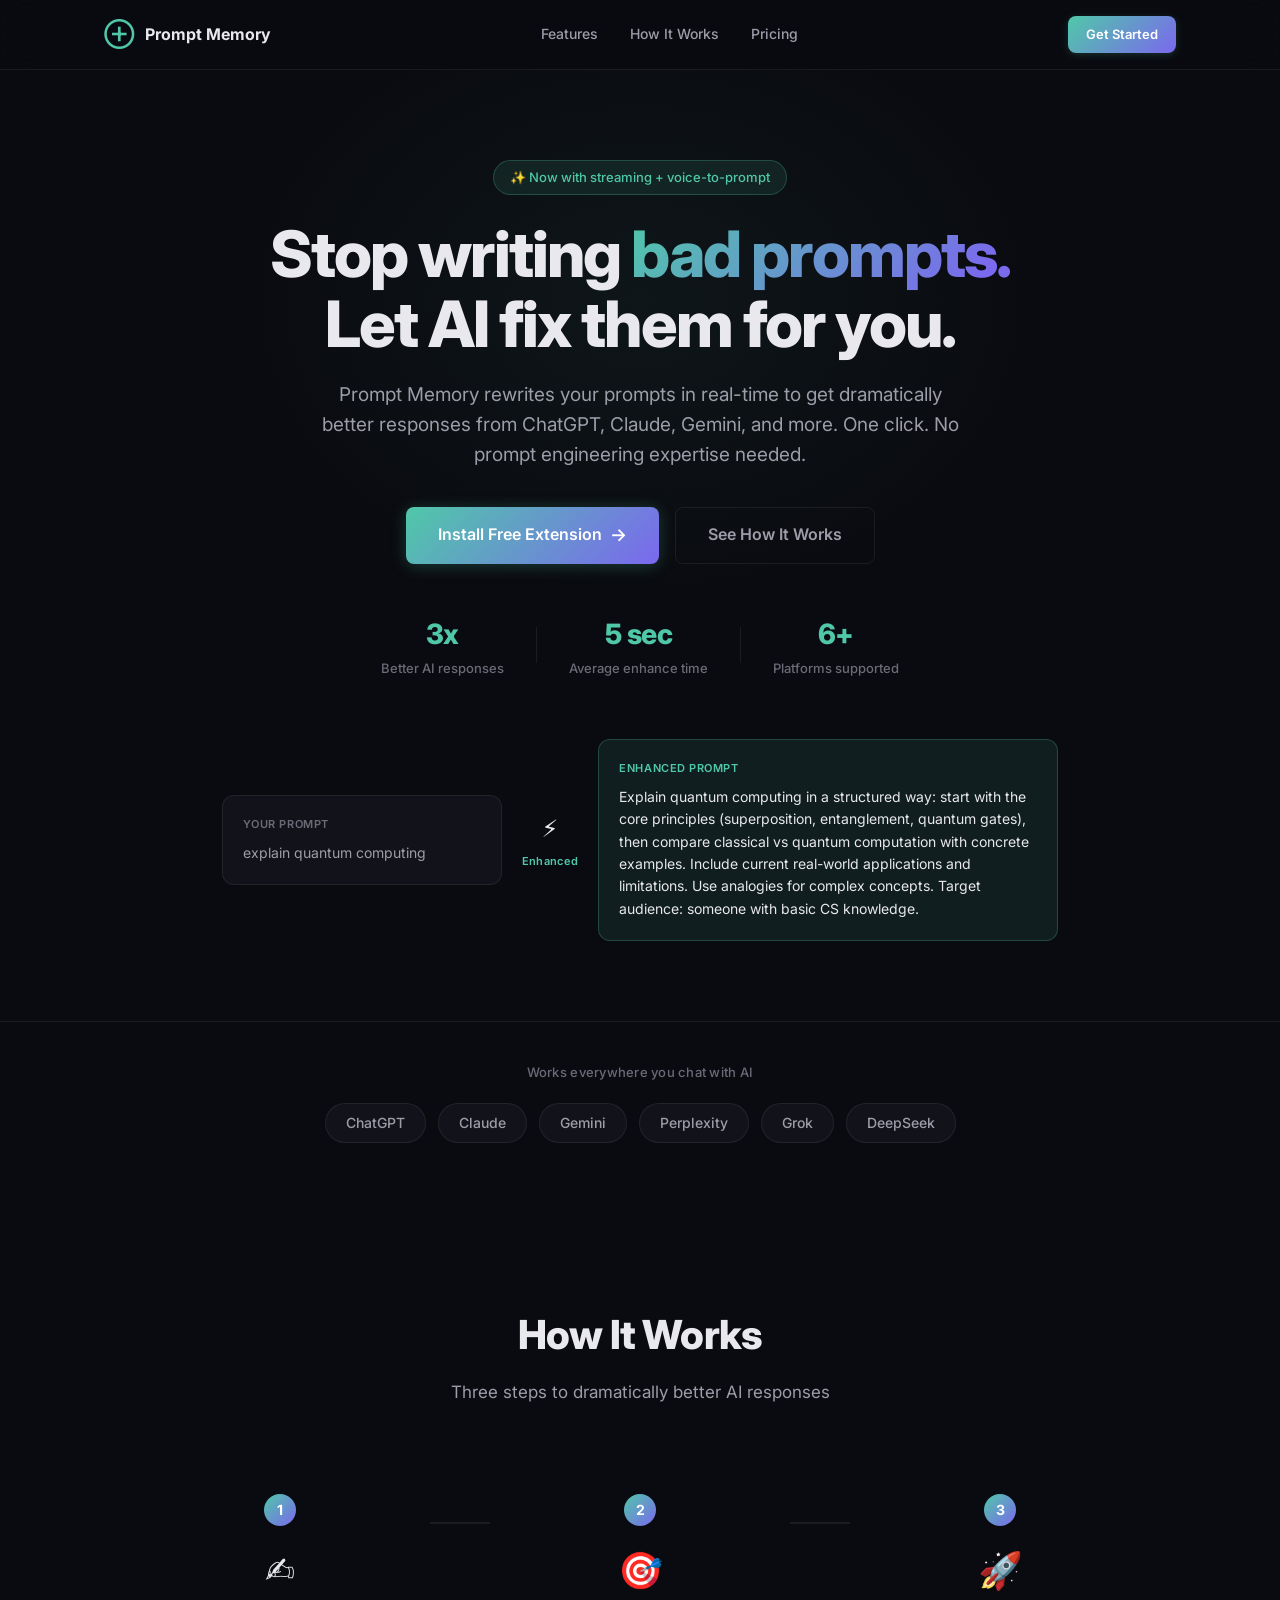
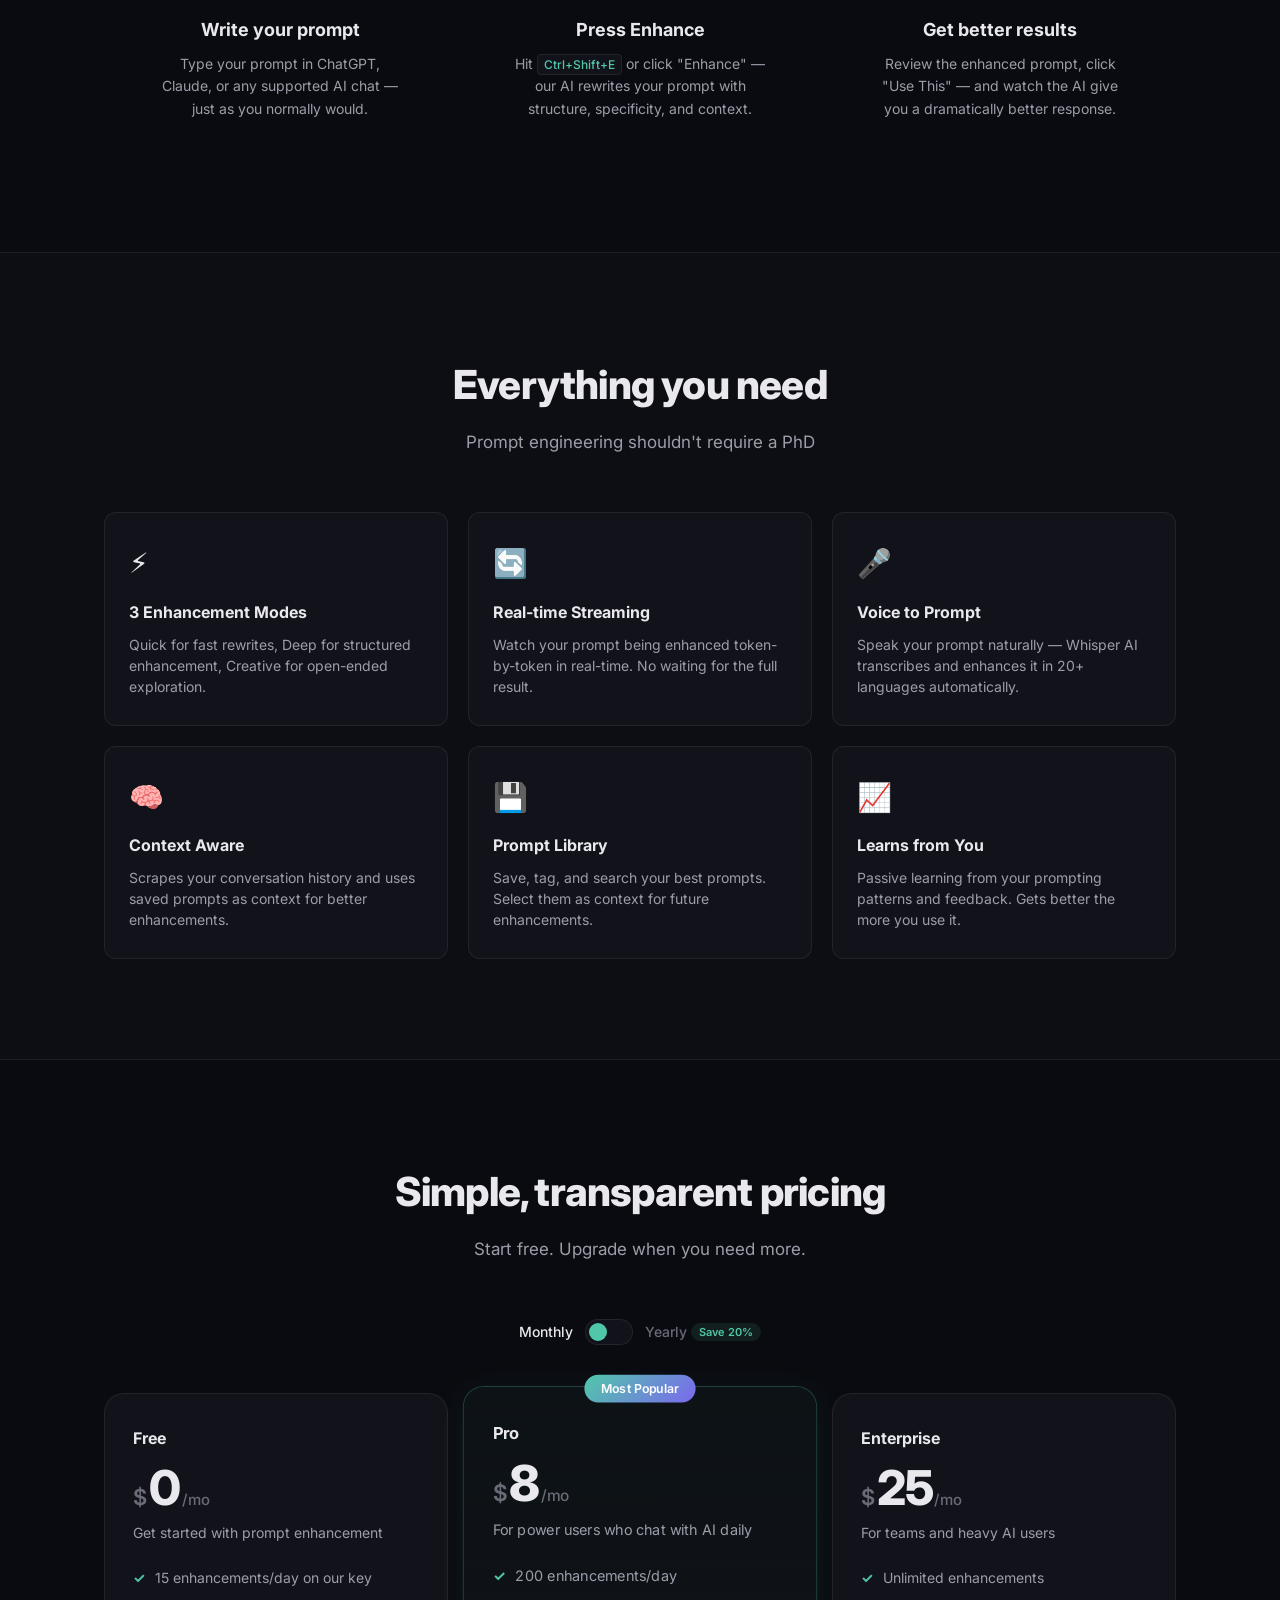
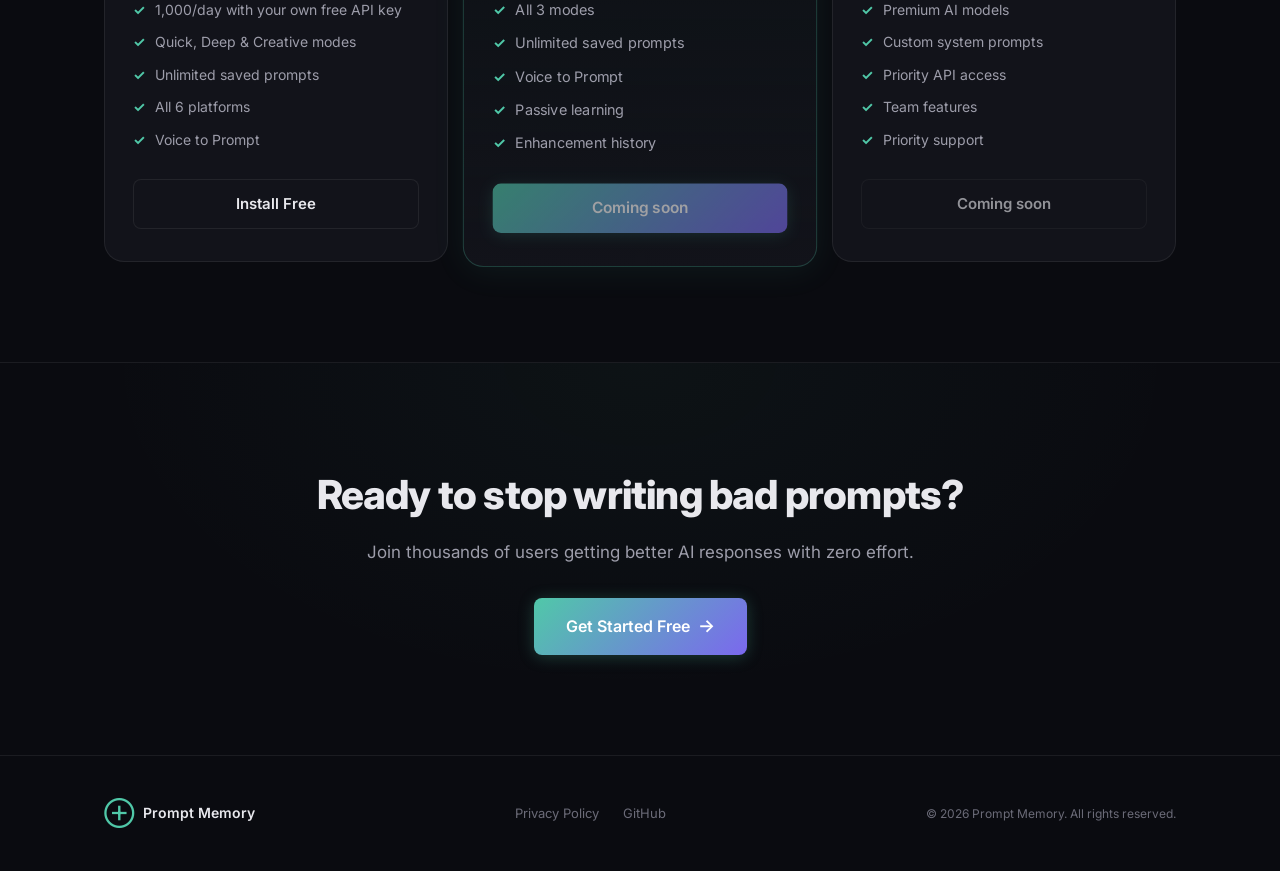
<file: website/index.html>
<!DOCTYPE html>
<html lang="en">
<head>
    <meta charset="UTF-8">
    <meta name="viewport" content="width=device-width, initial-scale=1.0">
    <title>Prompt Memory — AI Prompt Engineering, Supercharged</title>
    <meta name="description" content="Prompt Memory rewrites your AI prompts to get dramatically better responses from ChatGPT, Claude, Gemini and more. One-click prompt engineering.">
    <link rel="preconnect" href="https://fonts.googleapis.com">
    <link rel="preconnect" href="https://fonts.gstatic.com" crossorigin>
    <link href="https://fonts.googleapis.com/css2?family=Inter:wght@400;500;600;700;800&display=swap" rel="stylesheet">
    <link rel="stylesheet" href="./styles.css">
</head>
<body>
    <!-- ═══ NAV ═══ -->
    <nav class="nav">
        <div class="container nav-inner">
            <a href="#" class="nav-logo">
                <span class="nav-logo-icon">⊕</span>
                <span class="nav-logo-text">Prompt Memory</span>
            </a>
            <div class="nav-links">
                <a href="#features">Features</a>
                <a href="#how-it-works">How It Works</a>
                <a href="#pricing">Pricing</a>
            </div>
            <a href="#pricing" class="btn btn-nav">Get Started</a>
        </div>
    </nav>

    <!-- ═══ HERO ═══ -->
    <section class="hero">
        <div class="container hero-inner">
            <div class="hero-badge">✨ Now with streaming + voice-to-prompt</div>
            <h1 class="hero-title">
                Stop writing <span class="gradient-text">bad prompts.</span><br>
                Let AI fix them for you.
            </h1>
            <p class="hero-subtitle">
                Prompt Memory rewrites your prompts in real-time to get dramatically better responses 
                from ChatGPT, Claude, Gemini, and more. One click. No prompt engineering expertise needed.
            </p>
            <!-- INSTALL LINK — every install CTA on this page points here.
                 There is no Chrome Web Store listing yet, so this goes to the
                 repo's install-from-source instructions. Replace all four
                 occurrences of this URL with the store URL at listing time. -->
            <div class="hero-ctas">
                <a href="https://github.com/siddhm11/prompt_engineering_skeleton#installation" class="btn btn-primary btn-lg">
                    <span>Install Free Extension</span>
                    <span class="btn-arrow">→</span>
                </a>
                <a href="#how-it-works" class="btn btn-ghost btn-lg">See How It Works</a>
            </div>
            <div class="hero-stats">
                <div class="stat">
                    <span class="stat-value">3x</span>
                    <span class="stat-label">Better AI responses</span>
                </div>
                <div class="stat-divider"></div>
                <div class="stat">
                    <span class="stat-value">5 sec</span>
                    <span class="stat-label">Average enhance time</span>
                </div>
                <div class="stat-divider"></div>
                <div class="stat">
                    <span class="stat-value">6+</span>
                    <span class="stat-label">Platforms supported</span>
                </div>
            </div>

            <!-- Demo Visual -->
            <div class="hero-demo">
                <div class="demo-card demo-before">
                    <div class="demo-label">Your prompt</div>
                    <div class="demo-text">explain quantum computing</div>
                </div>
                <div class="demo-arrow">
                    <span class="demo-arrow-icon">⚡</span>
                    <span class="demo-arrow-label">Enhanced</span>
                </div>
                <div class="demo-card demo-after">
                    <div class="demo-label">Enhanced prompt</div>
                    <div class="demo-text">Explain quantum computing in a structured way: start with the core principles (superposition, entanglement, quantum gates), then compare classical vs quantum computation with concrete examples. Include current real-world applications and limitations. Use analogies for complex concepts. Target audience: someone with basic CS knowledge.</div>
                </div>
            </div>
        </div>
        <div class="hero-glow"></div>
    </section>

    <!-- ═══ PLATFORMS ═══ -->
    <section class="platforms">
        <div class="container">
            <p class="platforms-label">Works everywhere you chat with AI</p>
            <div class="platforms-grid">
                <div class="platform-chip">ChatGPT</div>
                <div class="platform-chip">Claude</div>
                <div class="platform-chip">Gemini</div>
                <div class="platform-chip">Perplexity</div>
                <div class="platform-chip">Grok</div>
                <div class="platform-chip">DeepSeek</div>
            </div>
        </div>
    </section>

    <!-- ═══ HOW IT WORKS ═══ -->
    <section class="how-it-works" id="how-it-works">
        <div class="container">
            <h2 class="section-title">How It Works</h2>
            <p class="section-subtitle">Three steps to dramatically better AI responses</p>
            <div class="steps-grid">
                <div class="step-card">
                    <div class="step-number">1</div>
                    <div class="step-icon">✍️</div>
                    <h3 class="step-title">Write your prompt</h3>
                    <p class="step-desc">Type your prompt in ChatGPT, Claude, or any supported AI chat — just as you normally would.</p>
                </div>
                <div class="step-connector"></div>
                <div class="step-card">
                    <div class="step-number">2</div>
                    <div class="step-icon">🎯</div>
                    <h3 class="step-title">Press Enhance</h3>
                    <p class="step-desc">Hit <kbd>Ctrl+Shift+E</kbd> or click "Enhance" — our AI rewrites your prompt with structure, specificity, and context.</p>
                </div>
                <div class="step-connector"></div>
                <div class="step-card">
                    <div class="step-number">3</div>
                    <div class="step-icon">🚀</div>
                    <h3 class="step-title">Get better results</h3>
                    <p class="step-desc">Review the enhanced prompt, click "Use This" — and watch the AI give you a dramatically better response.</p>
                </div>
            </div>
        </div>
    </section>

    <!-- ═══ FEATURES ═══ -->
    <section class="features" id="features">
        <div class="container">
            <h2 class="section-title">Everything you need</h2>
            <p class="section-subtitle">Prompt engineering shouldn't require a PhD</p>
            <div class="features-grid">
                <div class="feature-card">
                    <div class="feature-icon">⚡</div>
                    <h3 class="feature-title">3 Enhancement Modes</h3>
                    <p class="feature-desc">Quick for fast rewrites, Deep for structured enhancement, Creative for open-ended exploration.</p>
                </div>
                <div class="feature-card">
                    <div class="feature-icon">🔄</div>
                    <h3 class="feature-title">Real-time Streaming</h3>
                    <p class="feature-desc">Watch your prompt being enhanced token-by-token in real-time. No waiting for the full result.</p>
                </div>
                <div class="feature-card">
                    <div class="feature-icon">🎤</div>
                    <h3 class="feature-title">Voice to Prompt</h3>
                    <p class="feature-desc">Speak your prompt naturally — Whisper AI transcribes and enhances it in 20+ languages automatically.</p>
                </div>
                <div class="feature-card">
                    <div class="feature-icon">🧠</div>
                    <h3 class="feature-title">Context Aware</h3>
                    <p class="feature-desc">Scrapes your conversation history and uses saved prompts as context for better enhancements.</p>
                </div>
                <div class="feature-card">
                    <div class="feature-icon">💾</div>
                    <h3 class="feature-title">Prompt Library</h3>
                    <p class="feature-desc">Save, tag, and search your best prompts. Select them as context for future enhancements.</p>
                </div>
                <div class="feature-card">
                    <div class="feature-icon">📈</div>
                    <h3 class="feature-title">Learns from You</h3>
                    <p class="feature-desc">Passive learning from your prompting patterns and feedback. Gets better the more you use it.</p>
                </div>
            </div>
        </div>
    </section>

    <!-- ═══ PRICING ═══ -->
    <section class="pricing" id="pricing">
        <div class="container">
            <h2 class="section-title">Simple, transparent pricing</h2>
            <p class="section-subtitle">Start free. Upgrade when you need more.</p>

            <div class="pricing-toggle">
                <span class="toggle-label" id="toggle-monthly">Monthly</span>
                <button class="toggle-switch" id="billing-toggle" aria-label="Toggle billing period">
                    <span class="toggle-thumb"></span>
                </button>
                <span class="toggle-label" id="toggle-yearly">Yearly <span class="save-badge">Save 20%</span></span>
            </div>

            <div class="pricing-grid">
                <!-- Free -->
                <div class="price-card">
                    <div class="price-tier">Free</div>
                    <div class="price-amount">
                        <span class="price-currency">$</span>
                        <span class="price-value">0</span>
                        <span class="price-period">/mo</span>
                    </div>
                    <p class="price-desc">Get started with prompt enhancement</p>
                    <!-- These must track backend/core/config.py TIER_LIMITS.
                         The page said "20 enhancements/day" against a
                         configured 15, and "3 saved prompts" against no saved-
                         prompt cap anywhere in the code. -->
                    <ul class="price-features">
                        <li><span class="check">✓</span> 15 enhancements/day on our key</li>
                        <li><span class="check">✓</span> 1,000/day with your own free API key</li>
                        <li><span class="check">✓</span> Quick, Deep &amp; Creative modes</li>
                        <li><span class="check">✓</span> Unlimited saved prompts</li>
                        <li><span class="check">✓</span> All 6 platforms</li>
                        <li><span class="check">✓</span> Voice to Prompt</li>
                    </ul>
                    <a href="https://github.com/siddhm11/prompt_engineering_skeleton#installation" class="btn btn-secondary btn-full">Install Free</a>
                </div>

                <!-- Pro -->
                <div class="price-card price-card-featured">
                    <div class="price-popular">Most Popular</div>
                    <div class="price-tier">Pro</div>
                    <div class="price-amount">
                        <span class="price-currency">$</span>
                        <span class="price-value" data-monthly="8" data-yearly="6">8</span>
                        <span class="price-period">/mo</span>
                    </div>
                    <p class="price-desc">For power users who chat with AI daily</p>
                    <ul class="price-features">
                        <li><span class="check">✓</span> 200 enhancements/day</li>
                        <li><span class="check">✓</span> All 3 modes</li>
                        <li><span class="check">✓</span> Unlimited saved prompts</li>
                        <li><span class="check">✓</span> Voice to Prompt</li>
                        <li><span class="check">✓</span> Passive learning</li>
                        <li><span class="check">✓</span> Enhancement history</li>
                    </ul>
                    <!-- No Stripe integration and no tier enforcement exists
                         yet (config.py has empty STRIPE_* keys; nothing reads
                         subscription_tier on the write path). A working "Get
                         Pro" button would take money for something that cannot
                         be delivered or revoked. -->
                    <a href="#" class="btn btn-primary btn-full" aria-disabled="true"
                       onclick="return false;" style="opacity:.6;cursor:not-allowed">Coming soon</a>
                </div>

                <!-- Enterprise -->
                <div class="price-card">
                    <div class="price-tier">Enterprise</div>
                    <div class="price-amount">
                        <span class="price-currency">$</span>
                        <span class="price-value" data-monthly="25" data-yearly="20">25</span>
                        <span class="price-period">/mo</span>
                    </div>
                    <p class="price-desc">For teams and heavy AI users</p>
                    <ul class="price-features">
                        <li><span class="check">✓</span> Unlimited enhancements</li>
                        <li><span class="check">✓</span> Premium AI models</li>
                        <li><span class="check">✓</span> Custom system prompts</li>
                        <li><span class="check">✓</span> Priority API access</li>
                        <li><span class="check">✓</span> Team features</li>
                        <li><span class="check">✓</span> Priority support</li>
                    </ul>
                    <a href="#" class="btn btn-secondary btn-full" aria-disabled="true"
                       onclick="return false;" style="opacity:.6;cursor:not-allowed">Coming soon</a>
                </div>
            </div>
        </div>
    </section>

    <!-- ═══ CTA ═══ -->
    <section class="cta-section">
        <div class="container cta-inner">
            <h2 class="cta-title">Ready to stop writing bad prompts?</h2>
            <p class="cta-subtitle">Join thousands of users getting better AI responses with zero effort.</p>
            <a href="#pricing" class="btn btn-primary btn-lg">
                <span>Get Started Free</span>
                <span class="btn-arrow">→</span>
            </a>
        </div>
    </section>

    <!-- ═══ FOOTER ═══ -->
    <footer class="footer">
        <div class="container footer-inner">
            <div class="footer-brand">
                <span class="nav-logo-icon">⊕</span>
                <span class="nav-logo-text">Prompt Memory</span>
            </div>
            <div class="footer-links">
                <a href="privacy.html">Privacy Policy</a>
                <a href="https://github.com/siddhm11/prompt_engineering_skeleton">GitHub</a>
                <!-- TODO: add a real contact address before the store listing;
                     the Chrome Web Store requires a reachable developer
                     contact, and privacy.html promises one. -->
            </div>
            <p class="footer-copy">© 2026 Prompt Memory. All rights reserved.</p>
        </div>
    </footer>

    <script type="module" src="./main.js"></script>
</body>
</html>
</file>
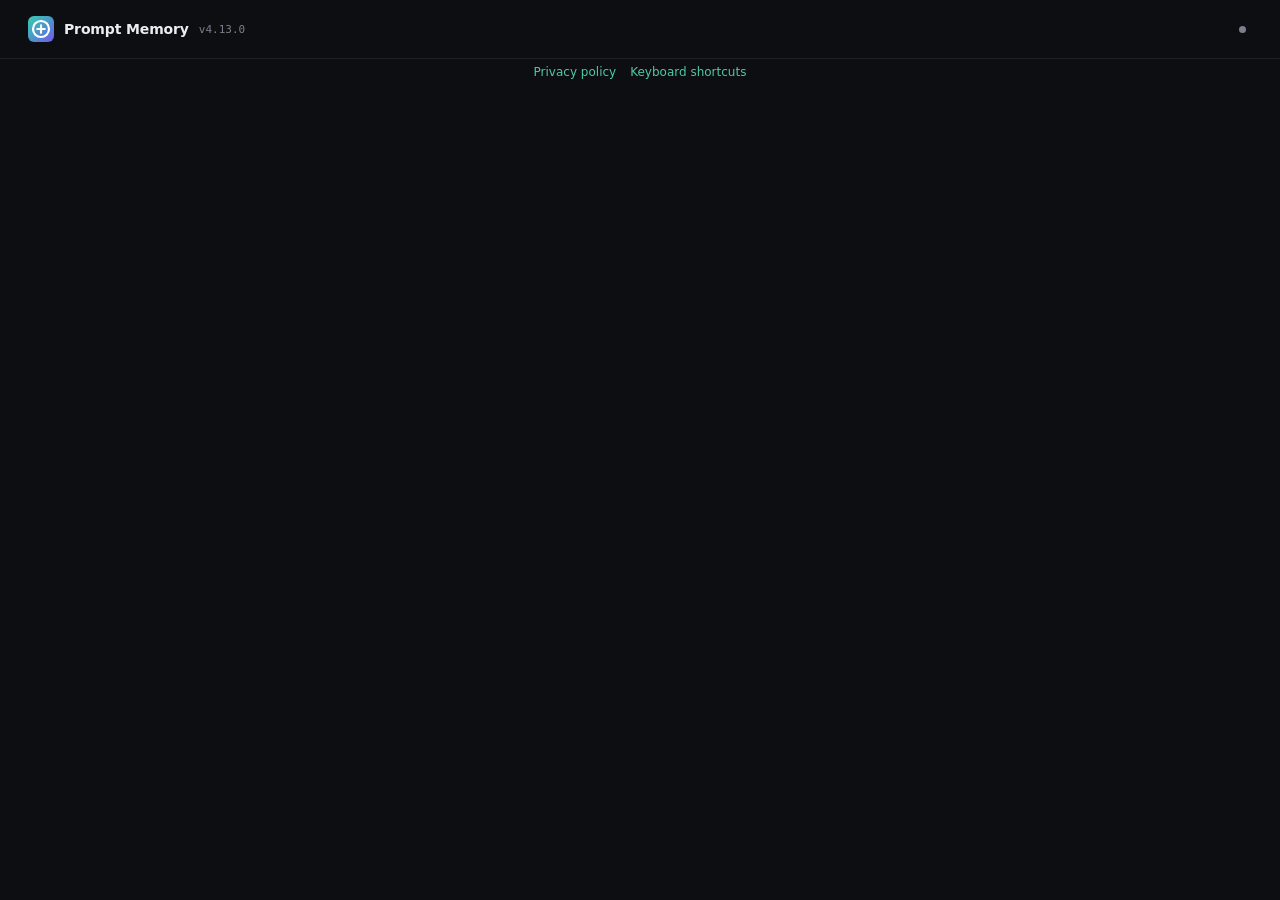
<file: extension/popup.html>
<!DOCTYPE html>
<html lang="en">

<head>
    <meta charset="UTF-8">
    <meta name="viewport" content="width=device-width, initial-scale=1">
    <title>Prompt Memory</title>
    <!--
      One page, three screens, chosen by where the user is (popup.js render()):

        welcome  first open: what it does, what gets sent, one consent button
        setup    consented, nothing to rewrite with yet: Google or your own key
        ready    set up: how to use it now, then account, key, tips, privacy

      The same file is the toolbar popup (360px) and the tab that opens on
      install / as the options page (body.pm-standalone, wider).
      System fonts on purpose: no request leaves the extension to draw a page.
    -->
    <style>
        :root {
            --bg: #0d0e12;
            --surface: #15161c;
            --surface-2: #1c1d25;
            --border: rgba(255, 255, 255, 0.08);
            --border-strong: rgba(255, 255, 255, 0.14);
            --text: #ececf1;
            --text-2: #b3b3c0;
            --muted: #7d7d8c;
            --accent: #50c8a8;
            --accent-ink: #062a22;
            --accent-soft: rgba(80, 200, 168, 0.12);
            --accent-border: rgba(80, 200, 168, 0.35);
            --violet: #7b68ee;
            --danger: #f08a8a;
            --radius: 12px;
            --font: -apple-system, BlinkMacSystemFont, "Segoe UI", system-ui, Roboto, "Helvetica Neue", Arial, sans-serif;
            --mono: ui-monospace, SFMono-Regular, Menlo, Consolas, monospace;
        }

        * { box-sizing: border-box; margin: 0; padding: 0; }

        body {
            width: 360px;
            max-height: 600px;
            font: 13px/1.5 var(--font);
            background: var(--bg);
            color: var(--text);
            overflow-x: hidden;
            overflow-y: auto;
            -webkit-font-smoothing: antialiased;
        }

        a { color: var(--accent); text-decoration: none; }
        a:hover { text-decoration: underline; }
        button { font: inherit; color: inherit; cursor: pointer; }
        :focus-visible { outline: 2px solid var(--accent); outline-offset: 2px; }
        [hidden] { display: none !important; }

        /* ── Header ── */
        .head {
            display: flex; align-items: center; gap: 10px;
            padding: 14px 18px; border-bottom: 1px solid var(--border);
            position: sticky; top: 0; background: var(--bg); z-index: 2;
        }
        .head svg { flex: none; }
        .head-title { font-weight: 650; font-size: 14px; letter-spacing: -0.01em; }
        .head-version { font: 11px var(--mono); color: var(--muted); }
        .head-state {
            margin-left: auto; display: inline-flex; align-items: center; gap: 6px;
            font-size: 11.5px; color: var(--text-2);
        }
        .head-state i { width: 7px; height: 7px; border-radius: 50%; background: var(--muted); }
        .head-state.on i { background: var(--accent); box-shadow: 0 0 0 3px var(--accent-soft); }
        .head-state.off i { background: #e0b35a; }

        main { padding: 18px; display: flex; flex-direction: column; gap: 16px; }

        h1 { font-size: 18px; line-height: 1.3; font-weight: 700; letter-spacing: -0.015em; }
        h2 { font-size: 11px; font-weight: 650; letter-spacing: 0.06em; text-transform: uppercase; color: var(--muted); }
        .lead { color: var(--text-2); }
        .hl { color: var(--accent); }

        /* ── How it works ── */
        .steps { list-style: none; display: flex; flex-direction: column; gap: 8px; }
        .step {
            display: flex; gap: 12px; align-items: flex-start;
            padding: 10px 12px; border: 1px solid var(--border); border-radius: var(--radius); background: var(--surface);
        }
        .step-n {
            flex: none; width: 22px; height: 22px; border-radius: 50%;
            display: grid; place-items: center; font-size: 11.5px; font-weight: 700;
            background: var(--accent-soft); color: var(--accent); border: 1px solid var(--accent-border);
        }
        .step b { display: block; font-weight: 600; }
        .step span { color: var(--text-2); font-size: 12px; }
        kbd {
            font: 11px var(--mono); padding: 1px 6px; border-radius: 5px;
            border: 1px solid var(--border-strong); background: var(--surface-2); color: var(--text);
            white-space: nowrap;
        }
        /* The plus button, drawn as the page draws it: a black disc, a ringed plus. */
        .plus {
            display: inline-grid; place-items: center; width: 1.35em; height: 1.35em; border-radius: 50%;
            background: #000; color: var(--accent); border: 1px solid var(--border-strong);
            vertical-align: -0.33em; white-space: nowrap;
        }
        .plus svg { width: 72%; height: 72%; }

        /* ── Boxes ── */
        .box { border: 1px solid var(--border); border-radius: var(--radius); background: var(--surface); padding: 14px; }
        .box > * + * { margin-top: 8px; }
        .box-title { font-weight: 650; font-size: 13.5px; }
        .facts { list-style: none; display: flex; flex-direction: column; gap: 6px; color: var(--text-2); font-size: 12.5px; }
        .facts li { position: relative; padding-left: 16px; }
        .facts li::before { content: ""; position: absolute; left: 3px; top: 8px; width: 5px; height: 5px; border-radius: 50%; background: var(--accent); }
        details.more > summary { cursor: pointer; color: var(--text-2); font-size: 12px; list-style: none; }
        details.more > summary::-webkit-details-marker { display: none; }
        details.more > summary::before { content: "▸ "; color: var(--muted); }
        details.more[open] > summary::before { content: "▾ "; }
        details.more .facts { margin-top: 8px; }
        #key-form > * + * { margin-top: 12px; }

        /* ── Buttons ── */
        .btn {
            display: inline-flex; align-items: center; justify-content: center; gap: 8px;
            min-height: 38px; padding: 8px 16px; border-radius: 10px; border: 1px solid transparent;
            font-weight: 600; font-size: 13px; transition: filter .15s ease, background .15s ease;
        }
        .btn:disabled { opacity: .55; cursor: default; }
        .btn-primary { background: var(--accent); color: var(--accent-ink); }
        .btn-primary:hover:not(:disabled) { filter: brightness(1.08); }
        .btn-google { background: #fff; color: #1f1f1f; }
        .btn-google:hover:not(:disabled) { filter: brightness(.95); }
        .btn-quiet { background: var(--surface-2); border-color: var(--border-strong); }
        .btn-quiet:hover:not(:disabled) { background: #24252f; }
        .btn-danger { background: #8d3333; color: #fff; }
        .btn-block { width: 100%; }
        .btn-link { background: none; border: 0; color: var(--accent); padding: 0; min-height: 0; font-weight: 500; }
        .btn-link:hover { text-decoration: underline; }
        .row { display: flex; gap: 8px; align-items: center; flex-wrap: wrap; }
        .note { color: var(--muted); font-size: 11.5px; }
        .center { text-align: center; }
        .nowrap { white-space: nowrap; }
        .consent-actions { justify-content: space-between; }
        /* In the 600px popup the welcome runs past the fold; the one button it
           exists for stays in view. */
        body:not(.pm-standalone) .consent-actions {
            position: sticky; bottom: 0; z-index: 1; margin: 0 -18px -18px; padding: 12px 18px;
            background: linear-gradient(to top, var(--bg) 78%, rgba(13, 14, 18, 0));
        }

        /* ── Choice cards (setup) ── */
        .choices { display: flex; flex-direction: column; gap: 10px; }
        /* The own-key way in: one quiet link under sign-in, its form opening in place. */
        .alt-way { display: flex; flex-direction: column; align-items: center; gap: 10px; }
        .alt-way .btn-link { font-size: 12.5px; color: var(--muted, #6b6b78); text-decoration: underline; text-underline-offset: 3px; }
        .alt-way .btn-link:hover { color: var(--text, inherit); }
        .alt-way #key-form-slot { align-self: stretch; }
        .alt-way #key-form-slot:empty { display: none; }
        .choice { border: 1px solid var(--border); border-radius: var(--radius); background: var(--surface); padding: 14px; }
        .choice > * + * { margin-top: 10px; }
        .choice-head { display: flex; align-items: center; gap: 6px 8px; flex-wrap: wrap; }
        .choice-title { font-weight: 650; font-size: 14px; }
        .badge {
            white-space: nowrap; font-size: 10px; font-weight: 700; letter-spacing: .05em; text-transform: uppercase;
            padding: 2px 7px; border-radius: 100px; color: var(--accent); background: var(--accent-soft); border: 1px solid var(--accent-border);
        }
        .choice-desc { color: var(--text-2); font-size: 12.5px; }

        /* ── Key form ── */
        .field { display: flex; flex-direction: column; gap: 5px; }
        .field label { font-size: 11.5px; font-weight: 600; color: var(--text-2); }
        .input, .select {
            width: 100%; padding: 9px 11px; border-radius: 9px; border: 1px solid var(--border-strong);
            background: #0a0b0e; color: var(--text); font: 13px var(--font);
        }
        .input { font-family: var(--mono); font-size: 12px; }
        .input:focus, .select:focus { outline: 2px solid var(--accent-border); border-color: var(--accent); }
        .key-steps { list-style: none; counter-reset: k; display: flex; flex-direction: column; gap: 10px; }
        .key-steps > li { counter-increment: k; display: grid; grid-template-columns: 20px 1fr; gap: 8px; }
        .key-steps .field > span, .key-steps .field > label { font-size: 12.5px; font-weight: 600; color: var(--text); }
        .key-steps > li::before {
            content: counter(k); width: 20px; height: 20px; border-radius: 50%; display: grid; place-items: center;
            font-size: 11px; font-weight: 700; color: var(--accent); background: var(--accent-soft);
        }
        .status { font-size: 12px; min-height: 0; }
        .status:empty { display: none; }
        .status.ok { color: var(--accent); }
        .status.err { color: var(--danger); }
        .status.busy { color: var(--text-2); }

        /* ── Ready ── */
        .ready {
            border: 1px solid var(--accent-border); background: linear-gradient(180deg, rgba(80, 200, 168, .10), rgba(80, 200, 168, .03));
            border-radius: var(--radius); padding: 14px;
        }
        .ready > * + * { margin-top: 10px; }
        /* Steps inside the ready card, and in the narrow popup: a plain list,
           not boxes inside a box. */
        .ready .step, body:not(.pm-standalone) .step { background: none; border: 0; padding: 2px 0; }
        body:not(.pm-standalone) #screen-welcome .steps { gap: 10px; }
        .ready-title { display: flex; align-items: center; gap: 8px; font-weight: 700; font-size: 15px; }
        .ready-title svg { color: var(--accent); }
        .sites { display: flex; flex-wrap: wrap; gap: 6px; }
        .site {
            padding: 6px 11px; border-radius: 100px; font-size: 12.5px; font-weight: 600;
            background: var(--surface-2); border: 1px solid var(--border-strong); color: var(--text);
        }
        .site:hover { border-color: var(--accent); text-decoration: none; }
        .shortcut { display: flex; align-items: center; justify-content: space-between; gap: 8px; font-size: 12.5px; color: var(--text-2); }

        .list { border: 1px solid var(--border); border-radius: var(--radius); background: var(--surface); }
        .item { display: flex; align-items: center; gap: 12px; padding: 12px 14px; }
        .item + .item { border-top: 1px solid var(--border); }
        .item-icon {
            flex: none; width: 30px; height: 30px; border-radius: 9px; display: grid; place-items: center;
            background: var(--surface-2); color: var(--text-2); font-weight: 700; font-size: 13px;
        }
        .item-icon.on { background: var(--accent-soft); color: var(--accent); }
        .item-body { flex: 1; min-width: 0; }
        .item-title { font-weight: 600; white-space: nowrap; overflow: hidden; text-overflow: ellipsis; }
        .item-sub { color: var(--muted); font-size: 11.5px; }
        .item-panel { padding: 0 14px 14px; }
        .item-panel > * + * { margin-top: 10px; }

        .switch { position: relative; width: 34px; height: 20px; flex: none; }
        .switch input { opacity: 0; width: 100%; height: 100%; position: absolute; inset: 0; margin: 0; cursor: pointer; }
        .switch span { position: absolute; inset: 0; border-radius: 100px; background: #34353f; transition: background .15s; pointer-events: none; }
        .switch span::after { content: ""; position: absolute; top: 3px; left: 3px; width: 14px; height: 14px; border-radius: 50%; background: #fff; transition: transform .15s; }
        .switch input:checked + span { background: var(--accent); }
        .switch input:checked + span::after { transform: translateX(14px); }
        .switch input:focus-visible + span { outline: 2px solid var(--accent); outline-offset: 2px; }

        .danger { border: 1px solid #5a2e2e; background: #1d1214; border-radius: 10px; padding: 12px; }
        .danger > * + * { margin-top: 8px; }
        .danger p { font-size: 12px; color: #e1c3c3; }

        .notice { margin: 12px 18px 0; padding: 10px 12px; border-radius: 10px; background: var(--accent-soft); border: 1px solid var(--accent-border); color: var(--accent); font-size: 12.5px; }
        body.pm-standalone .notice { max-width: 572px; margin: 16px auto 0; }
        .pin { display: flex; gap: 10px; align-items: flex-start; margin: 12px 18px 0; padding: 10px 12px; border-radius: 10px;
               border: 1px solid var(--border-strong); background: var(--surface); color: var(--text-2); font-size: 12.5px; }
        .pin svg { flex: none; margin-top: 2px; color: var(--accent); }
        .pin b { color: var(--text); }
        body.pm-standalone .pin { max-width: 572px; margin: 16px auto 0; }
        html { scrollbar-width: thin; scrollbar-color: #3a3b46 transparent; }
        footer { display: flex; gap: 14px; justify-content: center; padding: 4px 18px 18px; font-size: 12px; }

        /* ── In a tab (on install, or as the options page) ── */
        body.pm-standalone { width: auto; max-height: none; min-height: 100vh; font-size: 14px; }
        body.pm-standalone .head { padding: 16px 28px; }
        body.pm-standalone main, body.pm-standalone footer { max-width: 620px; margin: 0 auto; }
        body.pm-standalone main { padding: 36px 24px 20px; gap: 20px; }
        body.pm-standalone h1 { font-size: 28px; }
        body.pm-standalone .lead { font-size: 15px; }
        body.pm-standalone .steps { flex-direction: row; }
        body.pm-standalone .step { flex: 1; flex-direction: column; gap: 8px; }
        body.pm-standalone .choices { flex-direction: row; align-items: flex-start; }
        body.pm-standalone .choice { flex: 1; }
        @media (max-width: 640px) {
            body.pm-standalone .steps, body.pm-standalone .choices { flex-direction: column; }
        }
        @media (prefers-reduced-motion: reduce) { * { transition: none !important; } }
    </style>
</head>

<body>
    <header class="head">
        <svg width="26" height="26" viewBox="0 0 96 96" aria-hidden="true"><defs><linearGradient id="pmg" x1="0" y1="0" x2="1" y2="1"><stop offset="0" stop-color="#38CDAF"/><stop offset=".5" stop-color="#4B97CA"/><stop offset="1" stop-color="#7159EB"/></linearGradient></defs><rect width="96" height="96" rx="22" fill="url(#pmg)"/><circle cx="48" cy="48" r="29.5" fill="none" stroke="#fff" stroke-width="8"/><path d="M48 34v28M34 48h28" stroke="#fff" stroke-width="8" stroke-linecap="round"/></svg>
        <span class="head-title">Prompt Memory</span>
        <span class="head-version" id="popup-version">v4.13.0</span>
        <span class="head-state" id="head-state" role="status"><i></i><span id="head-state-text"></span></span>
    </header>

    <p class="notice" id="notice" role="status" hidden></p>
    <!-- Chrome hides a new extension under the puzzle-piece menu (Windows and
         Mac alike), so people finish setup and cannot find this page again. -->
    <div class="pin" id="pin-hint" hidden>
        <svg width="16" height="16" viewBox="0 0 24 24" fill="none" stroke="currentColor" stroke-width="2" stroke-linecap="round" stroke-linejoin="round" aria-hidden="true"><path d="M12 17v5M9 10.76a2 2 0 0 1-1.11 1.79l-1.78.9A2 2 0 0 0 5 15.24V16a1 1 0 0 0 1 1h12a1 1 0 0 0 1-1v-.76a2 2 0 0 0-1.11-1.79l-1.78-.9A2 2 0 0 1 15 10.76V7a1 1 0 0 1 1-1 2 2 0 0 0 0-4H8a2 2 0 0 0 0 4 1 1 0 0 1 1 1z"/></svg>
        <span><b>Pin Prompt Memory</b> so you can find this page again: click the puzzle-piece icon at the top right of Chrome, then the pin beside Prompt Memory.</span>
    </div>

    <!-- ═══ 1. WELCOME: what it does, what is sent, one consent ═══ -->
    <main id="screen-welcome" hidden>
        <div>
            <h1>Better prompts, <span class="hl">right where you chat</span></h1>
            <p class="lead" style="margin-top:8px">Write a rough draft in ChatGPT, Claude, Gemini, Perplexity or Grok. Prompt Memory turns it into a clearer prompt, and you decide whether to use it.</p>
        </div>

        <ol class="steps" aria-label="How it works">
            <li class="step"><span class="step-n">1</span><div><b>Type as you normally would</b><span>A quick, messy draft is fine.</span></div></li>
            <li class="step"><span class="step-n">2</span><div><b>Press <span class="plus" aria-label="the plus button"><svg viewBox="0 0 16 16" fill="none" stroke="currentColor" stroke-width="1.6" stroke-linecap="round" aria-hidden="true"><circle cx="8" cy="8" r="5.6"/><path d="M8 5.5v5M5.5 8h5"/></svg></span> or <kbd data-shortcut>Ctrl+Shift+E</kbd></b><span>The button sits at the bottom corner of the chat.</span></div></li>
            <li class="step"><span class="step-n">3</span><div><b>Review, then replace</b><span>Your draft only changes if you choose to.</span></div></li>
        </ol>

        <section class="box" aria-labelledby="sent-title">
            <div class="box-title" id="sent-title">What gets sent, and when</div>
            <ul class="facts">
                <li>Nothing leaves your browser until you <span class="nowrap">press <span class="plus" aria-label="the plus button"><svg viewBox="0 0 16 16" fill="none" stroke="currentColor" stroke-width="1.6" stroke-linecap="round" aria-hidden="true"><circle cx="8" cy="8" r="5.6"/><path d="M8 5.5v5M5.5 8h5"/></svg></span>.</span></li>
                <li>With your own key, the draft goes straight to that AI provider. It never touches our server.</li>
                <li>Signed in, the draft goes through our server and is kept in your History, with a few recent messages from the chat for context. You can turn context off.</li>
                <li>Prompt tracking is off unless you turn it on.</li>
            </ul>
            <details class="more">
                <summary>More detail</summary>
                <ul class="facts">
                    <li>If you are signed in and also use your own key, the key is forwarded through our server with each rewrite so saved prompts and History keep working. It is never stored there.</li>
                    <li>Signing in with Google shares your email address with us.</li>
                    <li>Voice input sends the recording to our server and Groq to be transcribed, only when you record.</li>
                    <li>Conversation context sends up to six recent messages from the open chat with a signed-in rewrite. Turn it off in the Library: ⋯ → Privacy settings.</li>
                </ul>
            </details>
        </section>

        <div class="row consent-actions">
            <button class="btn btn-primary" id="pm-consent-agree" type="button">Agree and continue</button>
            <a href="https://prompt-engineering-skeleton-seven.vercel.app/privacy" target="_blank" rel="noreferrer">Read the privacy policy</a>
        </div>
    </main>

    <!-- ═══ 2. SETUP: choose what does the rewriting ═══ -->
    <main id="screen-setup" hidden>
        <!-- One way in. Testers met two equal choices here and stopped to work
             out what an API key was; the key is still one link away below,
             and in Your setup once signed in. -->
        <div>
            <h1>Sign in to start</h1>
            <p class="lead" style="margin-top:6px">It's free: 15 rewrites a day, no key or card needed.</p>
        </div>

        <div class="choices">
            <section class="choice" id="choice-google" aria-labelledby="choice-google-title">
                <div class="choice-head"><span class="choice-title" id="choice-google-title">Sign in with Google</span></div>
                <p class="choice-desc">Your saved prompts and History follow you to every computer.</p>
                <button class="btn btn-google btn-block" id="google-login-btn" type="button">
                    <svg width="16" height="16" viewBox="0 0 24 24" aria-hidden="true">
                        <path fill="#4285F4" d="M22.56 12.25c0-.78-.07-1.53-.2-2.25H12v4.26h5.92a5.06 5.06 0 01-2.2 3.32v2.77h3.57c2.08-1.92 3.28-4.74 3.28-8.1z" />
                        <path fill="#34A853" d="M12 23c2.97 0 5.46-.98 7.28-2.66l-3.57-2.77c-.98.66-2.23 1.06-3.71 1.06-2.86 0-5.29-1.93-6.16-4.53H2.18v2.84C3.99 20.53 7.7 23 12 23z" />
                        <path fill="#FBBC05" d="M5.84 14.09c-.22-.66-.35-1.36-.35-2.09s.13-1.43.35-2.09V7.07H2.18C1.43 8.55 1 10.22 1 12s.43 3.45 1.18 4.93l2.85-2.22.81-.62z" />
                        <path fill="#EA4335" d="M12 5.38c1.62 0 3.06.56 4.21 1.64l3.15-3.15C17.45 2.09 14.97 1 12 1 7.7 1 3.99 3.47 2.18 7.07l3.66 2.84c.87-2.6 3.3-4.53 6.16-4.53z" />
                    </svg>
                    Continue with Google
                </button>
                <p class="status" id="status" role="status"></p>
            </section>

        </div>

        <div class="alt-way" id="choice-key">
            <button class="btn-link" id="key-open" type="button" aria-expanded="false" aria-controls="key-form">I have my own API key</button>
            <div id="key-form-slot"></div>
        </div>
    </main>

    <!-- ═══ 3. READY: use it now; then account, key, tips, privacy ═══ -->
    <main id="screen-ready" hidden>
        <section class="ready" id="ready-card" aria-labelledby="ready-title">
            <div class="ready-title" id="ready-title">
                <svg width="18" height="18" viewBox="0 0 24 24" fill="none" stroke="currentColor" stroke-width="2.4" stroke-linecap="round" stroke-linejoin="round" aria-hidden="true"><path d="M20 6 9 17l-5-5"/></svg>
                <span id="ready-heading">You're ready. Try it now:</span>
            </div>
            <ol class="steps" aria-label="How to use it">
                <li class="step"><span class="step-n">1</span><div><b>Open a chat</b><span>Any of these works:</span></div></li>
                <li class="step"><span class="step-n">2</span><div><b>Type a draft, then press <span class="plus" aria-label="the plus button"><svg viewBox="0 0 16 16" fill="none" stroke="currentColor" stroke-width="1.6" stroke-linecap="round" aria-hidden="true"><circle cx="8" cy="8" r="5.6"/><path d="M8 5.5v5M5.5 8h5"/></svg></span></b><span>Bottom corner of the page, or <kbd data-shortcut>Ctrl+Shift+E</kbd></span></div></li>
                <li class="step"><span class="step-n">3</span><div><b>Replace your draft, or keep it</b><span>Shorter, More detail and Open-ended give other versions.</span></div></li>
            </ol>
            <div class="sites" aria-label="Open a chat">
                <a class="site" href="https://chatgpt.com/" target="_blank" rel="noreferrer">ChatGPT</a>
                <a class="site" href="https://claude.ai/new" target="_blank" rel="noreferrer">Claude</a>
                <a class="site" href="https://gemini.google.com/app" target="_blank" rel="noreferrer">Gemini</a>
                <a class="site" href="https://www.perplexity.ai/" target="_blank" rel="noreferrer">Perplexity</a>
                <a class="site" href="https://grok.com/" target="_blank" rel="noreferrer">Grok</a>
            </div>
            <div class="shortcut">
                <span>Shortcut: <kbd data-command="enhance-prompt">Ctrl+Shift+E</kbd></span>
                <button class="btn-link" id="shortcut-fix" type="button" hidden>Set it in Chrome</button>
            </div>
        </section>

        <h2>Your setup</h2>
        <div class="list">
            <!-- Account -->
            <div class="item" id="acct-in" hidden>
                <span class="item-icon on" id="profile-avatar" aria-hidden="true">?</span>
                <div class="item-body"><div class="item-title" id="user-display"></div><div class="item-sub">Signed in · saved prompts and History</div></div>
                <button class="btn-link" id="logout-btn" type="button">Sign out</button>
            </div>
            <div class="item" id="acct-out" hidden>
                <span class="item-icon" aria-hidden="true">G</span>
                <div class="item-body"><div class="item-title">Not signed in</div><div class="item-sub">Sign in to save prompts and keep a History.</div></div>
                <button class="btn-link" id="acct-signin" type="button">Sign in</button>
            </div>
            <!-- Key -->
            <div class="item" id="key-row">
                <span class="item-icon" id="key-icon" aria-hidden="true">
                    <svg width="15" height="15" viewBox="0 0 24 24" fill="none" stroke="currentColor" stroke-width="2" stroke-linecap="round" stroke-linejoin="round"><circle cx="8" cy="15" r="4"/><path d="M11 12 20 3l1 1-2 2 2 2-3 3-2-2-2 2"/></svg>
                </span>
                <div class="item-body"><div class="item-title" id="key-title">Your own key</div><div class="item-sub" id="key-sub">Optional · use your provider's free limits</div></div>
                <button class="btn-link" id="key-manage" type="button" aria-expanded="false" aria-controls="key-form">Add</button>
            </div>
            <div class="item-panel" id="key-panel-slot" hidden></div>
            <!-- Tips -->
            <div class="item">
                <span class="item-icon" aria-hidden="true">?</span>
                <div class="item-body"><div class="item-title">Tips on the page</div><div class="item-sub">Short hints the first time you use each feature.</div></div>
                <label class="switch" title="Show tips on the chat page"><input type="checkbox" id="tips-toggle" aria-label="Show tips on the chat page"><span></span></label>
            </div>
            <div class="item" id="tips-reset-row" hidden>
                <div class="item-body"><div class="item-sub">Seen them all? Start the tips from the beginning.</div></div>
                <button class="btn-link" id="tips-reset" type="button">Show again</button>
            </div>
        </div>

        <div id="danger-wrap" hidden>
            <details class="more">
                <summary>Delete account and data</summary>
                <div class="danger" id="delete-account-panel" style="margin-top:10px">
                    <p>This deletes your account, History, saved prompts, feedback and memory from our servers. Your own key stays on this device. Type <strong>DELETE</strong> to confirm.</p>
                    <input class="input" id="delete-account-input" aria-label="Type DELETE to confirm" autocomplete="off">
                    <p class="status err" id="delete-account-status" role="status"></p>
                    <button class="btn btn-danger btn-block" id="delete-account-confirm" type="button">Delete my account and data</button>
                </div>
            </details>
        </div>
    </main>

    <!-- The key form, moved into whichever screen needs it (setup or ready). -->
    <template id="key-form-template">
        <div id="key-form" class="choice-body">
            <ol class="key-steps">
                <li><div class="field"><span>Get a free key. It takes about a minute.</span>
                    <a class="btn btn-quiet" id="key-get-link" href="https://console.groq.com/keys" target="_blank" rel="noreferrer">Open the Groq console ↗</a></div></li>
                <li><div class="field"><label for="key-input">Paste it here</label>
                    <input class="input" id="key-input" type="password" autocomplete="off" spellcheck="false" placeholder="gsk_…"></div></li>
                <li><div class="field"><span>Test it and save it on this computer.</span>
                    <div class="row"><button class="btn btn-primary" id="key-save" type="button">Save and test</button>
                    <button class="btn btn-quiet" id="key-clear" type="button" hidden>Remove key</button></div></div></li>
            </ol>
            <p class="status" id="key-status" role="status"></p>
            <details class="more">
                <summary>More options: provider and model</summary>
                <div style="display:flex;flex-direction:column;gap:10px;margin-top:10px">
                    <div class="field"><label for="key-provider">Provider</label>
                        <select class="select" id="key-provider">
                            <option value="groq">Groq (recommended)</option>
                            <option value="gemini">Google Gemini</option>
                            <option value="openrouter">OpenRouter</option>
                        </select></div>
                    <div class="field"><label for="key-model">Model</label><select class="select" id="key-model"></select></div>
                </div>
            </details>
            <p class="note" id="key-privacy"></p>
        </div>
    </template>

    <footer>
        <a href="https://prompt-engineering-skeleton-seven.vercel.app/privacy" target="_blank" rel="noreferrer">Privacy policy</a>
        <button class="btn-link" id="open-shortcuts" type="button">Keyboard shortcuts</button>
    </footer>

    <script src="popup.js"></script>
</body>

</html>
</file>
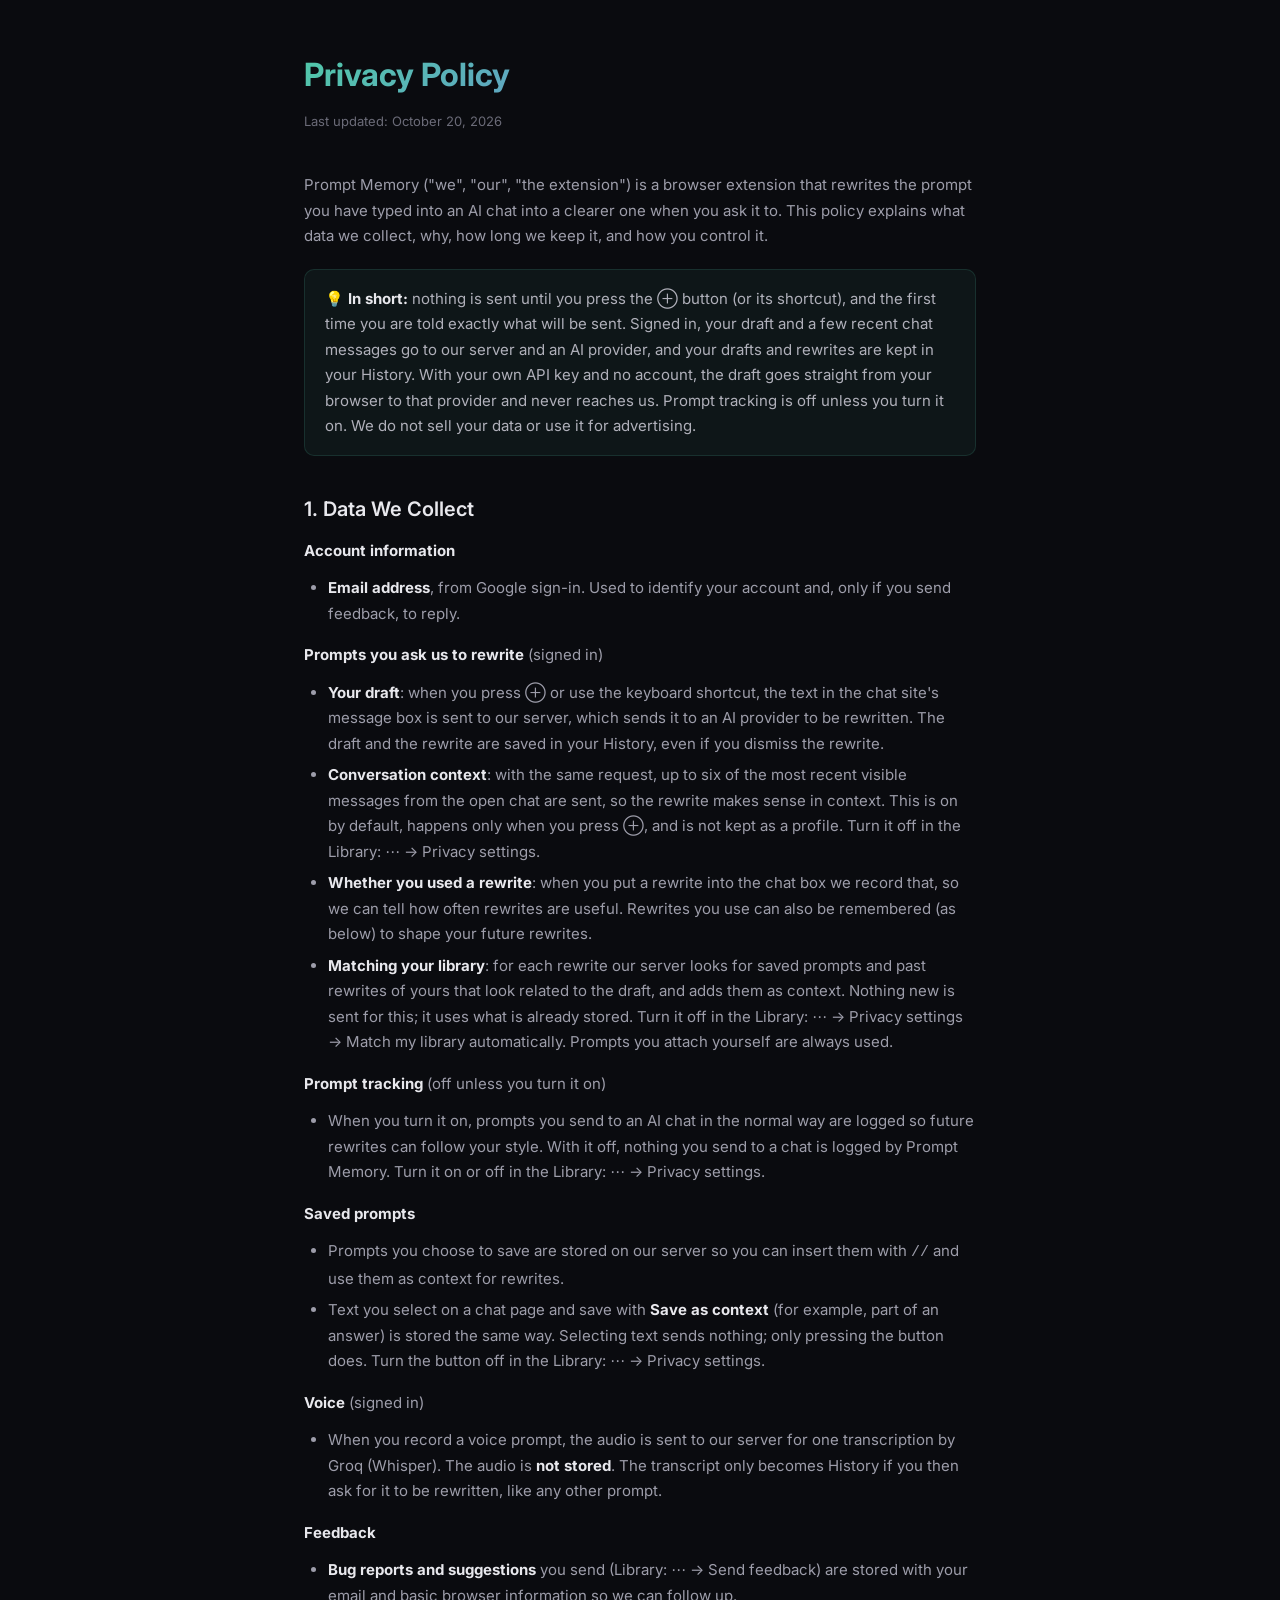
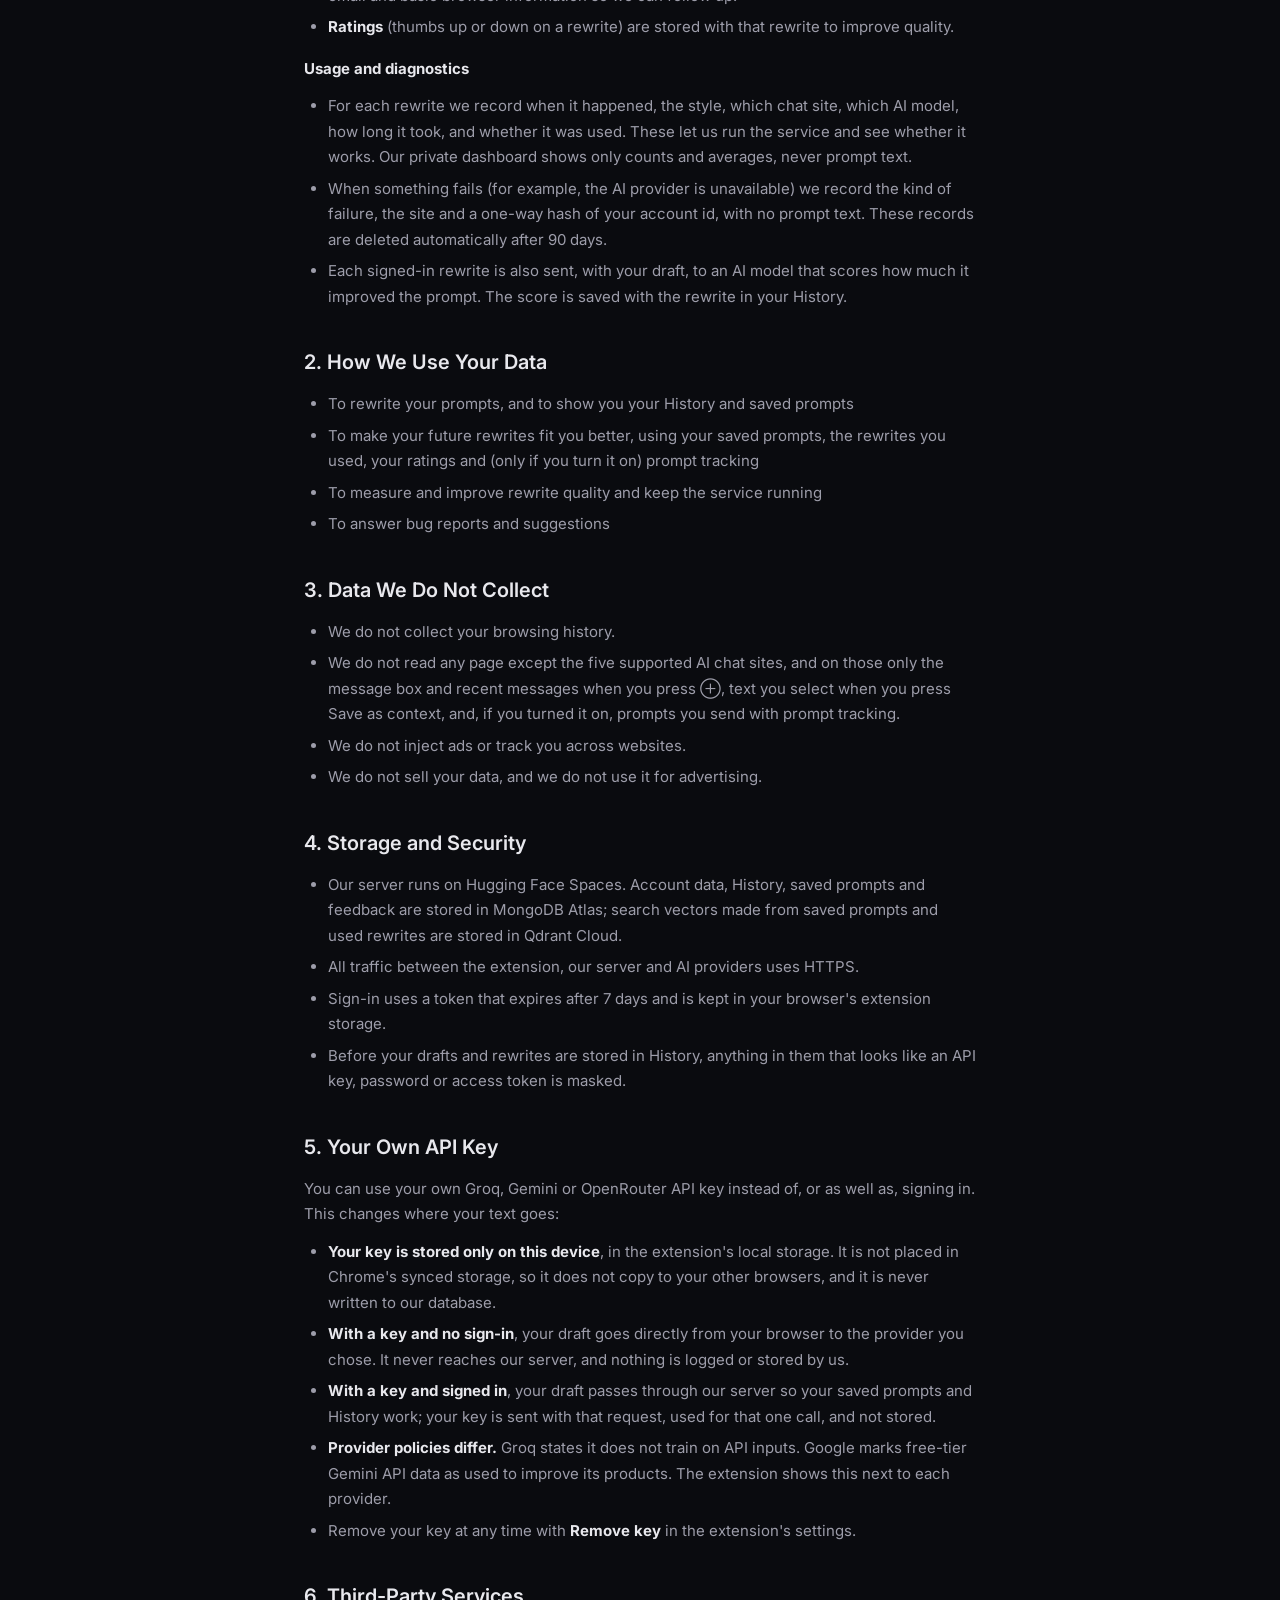
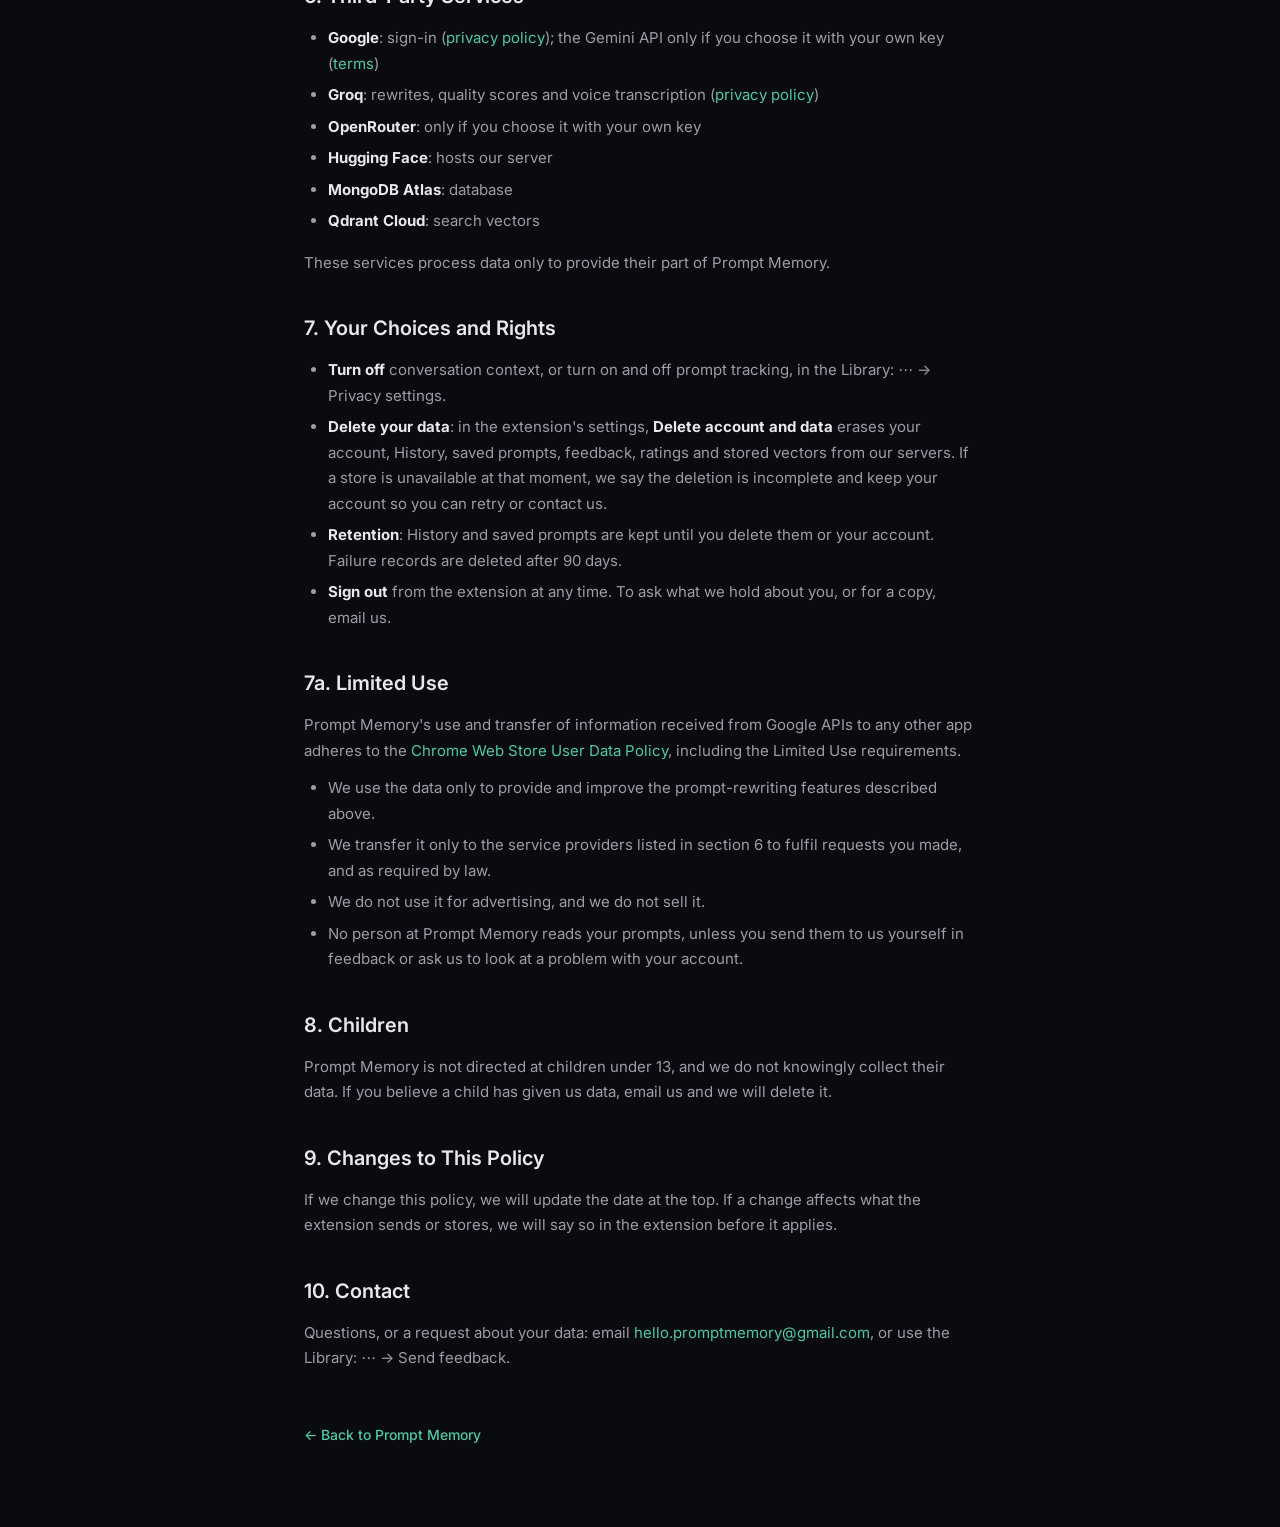
<file: website/privacy.html>
<!DOCTYPE html>
<html lang="en">
<head>
    <meta charset="UTF-8">
    <meta name="viewport" content="width=device-width, initial-scale=1.0">
    <title>Privacy Policy — Prompt Memory</title>
    <link href="https://fonts.googleapis.com/css2?family=Inter:wght@400;500;600;700&display=swap" rel="stylesheet">
    <style>
        * { box-sizing: border-box; margin: 0; padding: 0; }
        body {
            font-family: 'Inter', -apple-system, BlinkMacSystemFont, 'Segoe UI', system-ui, sans-serif;
            background: #0a0b0f;
            color: #d1d1d6;
            line-height: 1.7;
            padding: 0;
        }
        .container {
            max-width: 720px;
            margin: 0 auto;
            padding: 48px 24px 80px;
        }
        h1 {
            font-size: 32px;
            font-weight: 700;
            background: linear-gradient(135deg, #50c8a8, #7b68ee);
            -webkit-background-clip: text;
            -webkit-text-fill-color: transparent;
            background-clip: text;
            margin-bottom: 8px;
        }
        .last-updated {
            font-size: 13px;
            color: #6b6b78;
            margin-bottom: 40px;
        }
        h2 {
            font-size: 20px;
            font-weight: 600;
            color: #e8e8ed;
            margin-top: 36px;
            margin-bottom: 12px;
        }
        p, li {
            font-size: 15px;
            color: #9d9daa;
            margin-bottom: 12px;
        }
        ul {
            padding-left: 24px;
            margin-bottom: 16px;
        }
        li { margin-bottom: 6px; }
        strong { color: #e8e8ed; }
        a {
            color: #50c8a8;
            text-decoration: none;
        }
        a:hover { text-decoration: underline; }
        .highlight-box {
            background: rgba(80, 200, 168, 0.06);
            border: 1px solid rgba(80, 200, 168, 0.15);
            border-radius: 10px;
            padding: 16px 20px;
            margin: 20px 0;
        }
        .highlight-box p { color: #b0b0ba; margin-bottom: 0; }
        .back-link {
            display: inline-block;
            margin-top: 40px;
            color: #50c8a8;
            font-size: 14px;
            font-weight: 500;
        }
    </style>
</head>
<body>
    <div class="container">
        <h1>Privacy Policy</h1>
        <p class="last-updated">Last updated: October 20, 2026</p>

        <p>Prompt Memory ("we", "our", "the extension") is a browser extension that rewrites the prompt you have typed into an AI chat into a clearer one when you ask it to. This policy explains what data we collect, why, how long we keep it, and how you control it.</p>

        <div class="highlight-box">
            <p>💡 <strong>In short:</strong> nothing is sent until you press the ⊕ button (or its shortcut), and the first time you are told exactly what will be sent. Signed in, your draft and a few recent chat messages go to our server and an AI provider, and your drafts and rewrites are kept in your History. With your own API key and no account, the draft goes straight from your browser to that provider and never reaches us. Prompt tracking is off unless you turn it on. We do not sell your data or use it for advertising.</p>
        </div>

        <h2>1. Data We Collect</h2>

        <p><strong>Account information</strong></p>
        <ul>
            <li><strong>Email address</strong>, from Google sign-in. Used to identify your account and, only if you send feedback, to reply.</li>
        </ul>

        <p><strong>Prompts you ask us to rewrite</strong> (signed in)</p>
        <ul>
            <li><strong>Your draft</strong>: when you press ⊕ or use the keyboard shortcut, the text in the chat site's message box is sent to our server, which sends it to an AI provider to be rewritten. The draft and the rewrite are saved in your History, even if you dismiss the rewrite.</li>
            <li><strong>Conversation context</strong>: with the same request, up to six of the most recent visible messages from the open chat are sent, so the rewrite makes sense in context. This is on by default, happens only when you press ⊕, and is not kept as a profile. Turn it off in the Library: ⋯ → Privacy settings.</li>
            <li><strong>Whether you used a rewrite</strong>: when you put a rewrite into the chat box we record that, so we can tell how often rewrites are useful. Rewrites you use can also be remembered (as below) to shape your future rewrites.</li>
            <li><strong>Matching your library</strong>: for each rewrite our server looks for saved prompts and past rewrites of yours that look related to the draft, and adds them as context. Nothing new is sent for this; it uses what is already stored. Turn it off in the Library: ⋯ → Privacy settings → Match my library automatically. Prompts you attach yourself are always used.</li>
        </ul>

        <p><strong>Prompt tracking</strong> (off unless you turn it on)</p>
        <ul>
            <li>When you turn it on, prompts you send to an AI chat in the normal way are logged so future rewrites can follow your style. With it off, nothing you send to a chat is logged by Prompt Memory. Turn it on or off in the Library: ⋯ → Privacy settings.</li>
        </ul>

        <p><strong>Saved prompts</strong></p>
        <ul>
            <li>Prompts you choose to save are stored on our server so you can insert them with <code>//</code> and use them as context for rewrites.</li>
            <li>Text you select on a chat page and save with <strong>Save as context</strong> (for example, part of an answer) is stored the same way. Selecting text sends nothing; only pressing the button does. Turn the button off in the Library: ⋯ → Privacy settings.</li>
        </ul>

        <p><strong>Voice</strong> (signed in)</p>
        <ul>
            <li>When you record a voice prompt, the audio is sent to our server for one transcription by Groq (Whisper). The audio is <strong>not stored</strong>. The transcript only becomes History if you then ask for it to be rewritten, like any other prompt.</li>
        </ul>

        <p><strong>Feedback</strong></p>
        <ul>
            <li><strong>Bug reports and suggestions</strong> you send (Library: ⋯ → Send feedback) are stored with your email and basic browser information so we can follow up.</li>
            <li><strong>Ratings</strong> (thumbs up or down on a rewrite) are stored with that rewrite to improve quality.</li>
        </ul>

        <p><strong>Usage and diagnostics</strong></p>
        <ul>
            <li>For each rewrite we record when it happened, the style, which chat site, which AI model, how long it took, and whether it was used. These let us run the service and see whether it works. Our private dashboard shows only counts and averages, never prompt text.</li>
            <li>When something fails (for example, the AI provider is unavailable) we record the kind of failure, the site and a one-way hash of your account id, with no prompt text. These records are deleted automatically after 90 days.</li>
            <li>Each signed-in rewrite is also sent, with your draft, to an AI model that scores how much it improved the prompt. The score is saved with the rewrite in your History.</li>
        </ul>

        <h2>2. How We Use Your Data</h2>
        <ul>
            <li>To rewrite your prompts, and to show you your History and saved prompts</li>
            <li>To make your future rewrites fit you better, using your saved prompts, the rewrites you used, your ratings and (only if you turn it on) prompt tracking</li>
            <li>To measure and improve rewrite quality and keep the service running</li>
            <li>To answer bug reports and suggestions</li>
        </ul>

        <h2>3. Data We Do Not Collect</h2>
        <ul>
            <li>We do not collect your browsing history.</li>
            <li>We do not read any page except the five supported AI chat sites, and on those only the message box and recent messages when you press ⊕, text you select when you press Save as context, and, if you turned it on, prompts you send with prompt tracking.</li>
            <li>We do not inject ads or track you across websites.</li>
            <li>We do not sell your data, and we do not use it for advertising.</li>
        </ul>

        <h2>4. Storage and Security</h2>
        <ul>
            <li>Our server runs on Hugging Face Spaces. Account data, History, saved prompts and feedback are stored in MongoDB Atlas; search vectors made from saved prompts and used rewrites are stored in Qdrant Cloud.</li>
            <li>All traffic between the extension, our server and AI providers uses HTTPS.</li>
            <li>Sign-in uses a token that expires after 7 days and is kept in your browser's extension storage.</li>
            <li>Before your drafts and rewrites are stored in History, anything in them that looks like an API key, password or access token is masked.</li>
        </ul>

        <h2>5. Your Own API Key</h2>
        <p>You can use your own Groq, Gemini or OpenRouter API key instead of, or as well as, signing in. This changes where your text goes:</p>
        <ul>
            <li><strong>Your key is stored only on this device</strong>, in the extension's local storage. It is not placed in Chrome's synced storage, so it does not copy to your other browsers, and it is never written to our database.</li>
            <li><strong>With a key and no sign-in</strong>, your draft goes directly from your browser to the provider you chose. It never reaches our server, and nothing is logged or stored by us.</li>
            <li><strong>With a key and signed in</strong>, your draft passes through our server so your saved prompts and History work; your key is sent with that request, used for that one call, and not stored.</li>
            <li><strong>Provider policies differ.</strong> Groq states it does not train on API inputs. Google marks free-tier Gemini API data as used to improve its products. The extension shows this next to each provider.</li>
            <li>Remove your key at any time with <strong>Remove key</strong> in the extension's settings.</li>
        </ul>

        <h2>6. Third-Party Services</h2>
        <ul>
            <li><strong>Google</strong>: sign-in (<a href="https://policies.google.com/privacy" target="_blank" rel="noreferrer">privacy policy</a>); the Gemini API only if you choose it with your own key (<a href="https://ai.google.dev/gemini-api/terms" target="_blank" rel="noreferrer">terms</a>)</li>
            <li><strong>Groq</strong>: rewrites, quality scores and voice transcription (<a href="https://groq.com/privacy-policy/" target="_blank" rel="noreferrer">privacy policy</a>)</li>
            <li><strong>OpenRouter</strong>: only if you choose it with your own key</li>
            <li><strong>Hugging Face</strong>: hosts our server</li>
            <li><strong>MongoDB Atlas</strong>: database</li>
            <li><strong>Qdrant Cloud</strong>: search vectors</li>
        </ul>
        <p>These services process data only to provide their part of Prompt Memory.</p>

        <h2>7. Your Choices and Rights</h2>
        <ul>
            <li><strong>Turn off</strong> conversation context, or turn on and off prompt tracking, in the Library: ⋯ → Privacy settings.</li>
            <li><strong>Delete your data</strong>: in the extension's settings, <strong>Delete account and data</strong> erases your account, History, saved prompts, feedback, ratings and stored vectors from our servers. If a store is unavailable at that moment, we say the deletion is incomplete and keep your account so you can retry or contact us.</li>
            <!-- Only claim automatic retention limits when PROMPT_LOG_TTL_DAYS is
                 actually set on the server. It ships disabled, so promising a
                 purge here would be false. -->
            <li><strong>Retention</strong>: History and saved prompts are kept until you delete them or your account. Failure records are deleted after 90 days.</li>
            <li><strong>Sign out</strong> from the extension at any time. To ask what we hold about you, or for a copy, email us.</li>
        </ul>

        <h2>7a. Limited Use</h2>
        <p>Prompt Memory's use and transfer of information received from Google APIs to any other app adheres to the
        <a href="https://developer.chrome.com/docs/webstore/program-policies/limited-use/" target="_blank" rel="noreferrer">Chrome Web Store User Data Policy</a>,
        including the Limited Use requirements.</p>
        <ul>
            <li>We use the data only to provide and improve the prompt-rewriting features described above.</li>
            <li>We transfer it only to the service providers listed in section 6 to fulfil requests you made, and as required by law.</li>
            <li>We do not use it for advertising, and we do not sell it.</li>
            <li>No person at Prompt Memory reads your prompts, unless you send them to us yourself in feedback or ask us to look at a problem with your account.</li>
        </ul>

        <h2>8. Children</h2>
        <p>Prompt Memory is not directed at children under 13, and we do not knowingly collect their data. If you believe a child has given us data, email us and we will delete it.</p>

        <h2>9. Changes to This Policy</h2>
        <p>If we change this policy, we will update the date at the top. If a change affects what the extension sends or stores, we will say so in the extension before it applies.</p>

        <h2>10. Contact</h2>
        <p>Questions, or a request about your data: email
        <a href="mailto:hello.promptmemory@gmail.com">hello.promptmemory@gmail.com</a>, or use the Library: ⋯ → Send feedback.</p>

        <a href="index.html" class="back-link">← Back to Prompt Memory</a>
    </div>
</body>
</html>
</file>
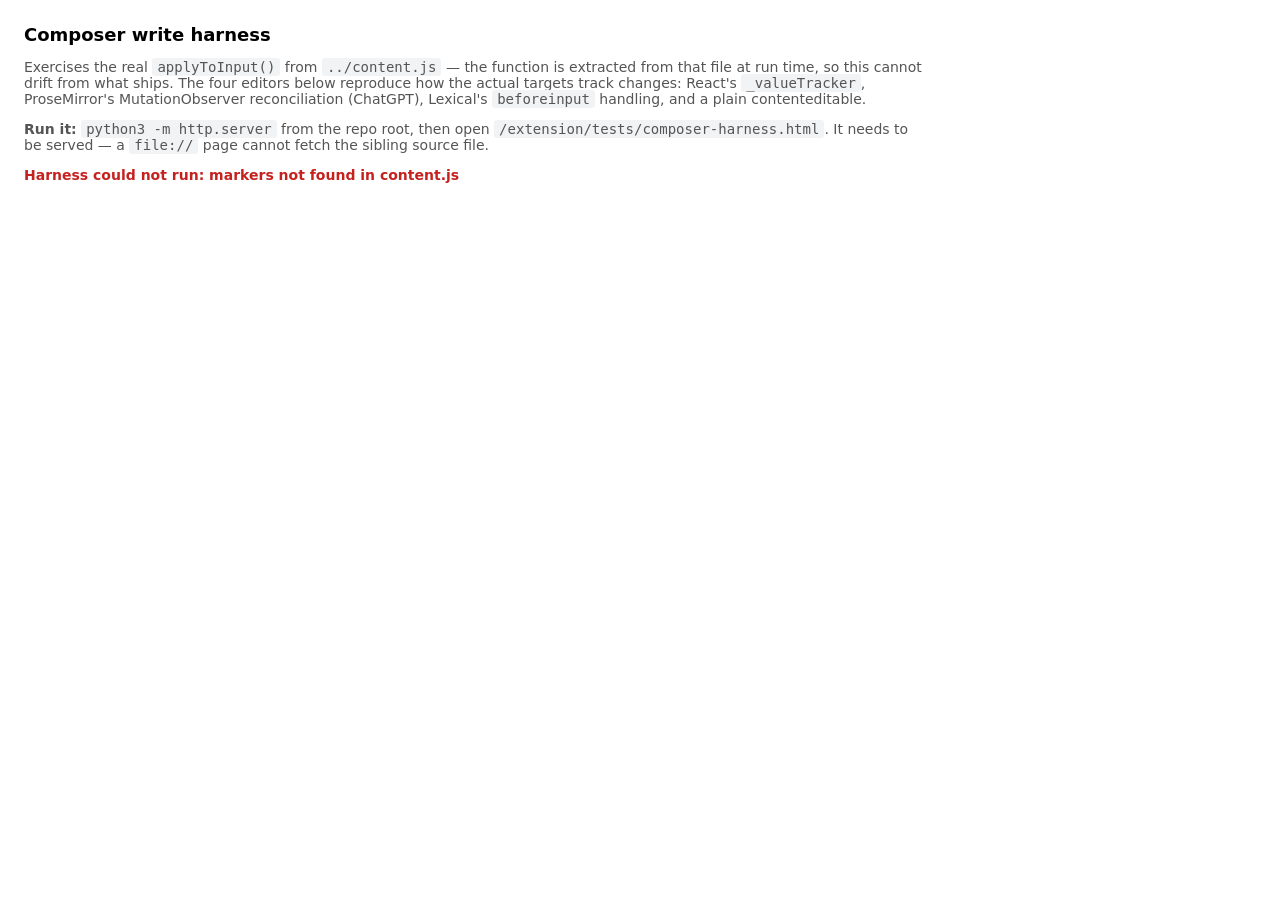
<file: extension/tests/composer-harness.html>
<!doctype html>
<meta charset="utf-8">
<title>Prompt Memory — composer write harness</title>
<style>
  body{font:14px system-ui;margin:24px;max-width:900px}
  h1{font-size:18px} p{color:#555}
  table{border-collapse:collapse;width:100%;margin-top:16px}
  th,td{border-bottom:1px solid #ddd;padding:8px;text-align:left;font-size:13px}
  th{font-size:11px;text-transform:uppercase;letter-spacing:.05em;color:#777}
  .pass{color:#137333;font-weight:600}.fail{color:#c5221f;font-weight:600}
  #stage{position:fixed;left:-9999px;top:0}
  code{background:#f1f3f4;padding:1px 5px;border-radius:3px}
</style>
<h1>Composer write harness</h1>
<p>
  Exercises the real <code>applyToInput()</code> from <code>../content.js</code> — the function is
  extracted from that file at run time, so this cannot drift from what ships.
  The four editors below reproduce how the actual targets track changes:
  React's <code>_valueTracker</code>, ProseMirror's MutationObserver reconciliation (ChatGPT),
  Lexical's <code>beforeinput</code> handling, and a plain contenteditable.
</p>
<p><b>Run it:</b> <code>python3 -m http.server</code> from the repo root, then open
  <code>/extension/tests/composer-harness.html</code>. It needs to be served — a
  <code>file://</code> page cannot fetch the sibling source file.</p>
<div id="stage"></div>
<div id="out">Running…</div>

<script type="module">
const ORIGINAL = "hw do i sort a list";
const ENHANCED = "How do I sort a list of dictionaries in Python by a specific key?";
const stage = document.getElementById("stage");

// Pull the real implementation out of content.js. The block is delimited by the
// COMPOSER_SELECTORS declaration and the passive-tracking section that follows
// applyOrFallback; keep those markers in place if you move code around.
async function loadRealCode() {
  const src = await fetch("../content.js").then(r => {
    if (!r.ok) throw new Error(`content.js: HTTP ${r.status}`);
    return r.text();
  });
  const from = src.indexOf("const COMPOSER_SELECTORS = [");
  const to = src.indexOf("function setupPassiveTracking()");
  if (from < 0 || to < 0) throw new Error("markers not found in content.js");
  const body = src.slice(from, to)
    // applyOrFallback is the only part that touches extension-only globals.
    .replace(/async function applyOrFallback[\s\S]*$/, "");
  return new Function(`${body}; return { applyToInput, findComposer, composerText };`)();
}

const mkCE = () => {
  const el = document.createElement("div");
  el.setAttribute("contenteditable", "true");
  el.setAttribute("role", "textbox");
  el.style.cssText = "width:400px;min-height:60px;display:block";
  stage.appendChild(el); return el;
};

const EDITORS = {
  "React textarea (value tracker)": (init) => {
    const ta = document.createElement("textarea");
    ta.value = init; ta.style.cssText = "width:400px;height:80px;display:block";
    stage.appendChild(ta);
    let state = init;
    const proto = Object.getOwnPropertyDescriptor(HTMLTextAreaElement.prototype, "value");
    let tracked = "" + init;
    Object.defineProperty(ta, "value", { configurable: true,
      get() { return proto.get.call(this); },
      set(v) { tracked = "" + v; proto.set.call(this, v); } });
    ta.addEventListener("input", () => {
      const d = proto.get.call(ta); if (d === tracked) return; tracked = d; state = d; });
    ta.rerender = () => { proto.set.call(ta, state); tracked = "" + state; };
    ta.getState = () => state; return ta;
  },
  "ProseMirror-style (ChatGPT)": (init) => {
    const el = mkCE(); el.textContent = init; let model = init;
    new MutationObserver(() => { model = el.textContent; })
      .observe(el, { childList: true, characterData: true, subtree: true });
    el.rerender = () => { if (el.textContent !== model) el.textContent = model; };
    el.getState = () => model; return el;
  },
  "Lexical-style (beforeinput)": (init) => {
    const el = mkCE(); el.textContent = init; let model = init;
    el.addEventListener("beforeinput", (e) => {
      if (e.inputType === "insertReplacementText" || e.inputType === "insertText") {
        e.preventDefault();
        const s = window.getSelection();
        const all = s && s.toString() === el.textContent && el.textContent.length > 0;
        model = all ? (e.data ?? "") : model + (e.data ?? ""); el.textContent = model; } });
    el.addEventListener("paste", (e) => {
      e.preventDefault(); model = e.clipboardData.getData("text/plain"); el.textContent = model; });
    el.rerender = () => { el.textContent = model; };
    el.getState = () => model; return el;
  },
  "Plain contenteditable": (init) => {
    const el = mkCE(); el.textContent = init;
    el.rerender = () => {}; el.getState = () => el.textContent; return el;
  },
};

const rows = [];
function record(name, returned, landed) {
  const honest = returned === landed;
  rows.push({ name, returned, landed, honest });
}

try {
  const { applyToInput } = await loadRealCode();

  for (const [name, make] of Object.entries(EDITORS)) {
    stage.innerHTML = "";
    const el = make(ORIGINAL);
    const returned = await applyToInput(ENHANCED);
    el.rerender();
    record(name, returned, el.getState() === ENHANCED);
  }

  // No composer at all.
  stage.innerHTML = "";
  record("no composer on page", await applyToInput(ENHANCED), false);

  // An editor that refuses every write must be reported as a failure, not a
  // success — reporting success here is the original bug.
  stage.innerHTML = "";
  {
    const el = mkCE(); el.textContent = ORIGINAL;
    const obs = new MutationObserver(() => {
      if (el.textContent !== ORIGINAL) { obs.disconnect(); el.textContent = ORIGINAL;
        obs.observe(el, { childList: true, characterData: true, subtree: true }); } });
    obs.observe(el, { childList: true, characterData: true, subtree: true });
    el.addEventListener("beforeinput", (e) => e.preventDefault());
    el.addEventListener("paste", (e) => e.preventDefault());
    record("editor rejects every write", await applyToInput(ENHANCED), false);
  }

  // Readonly composers must not be selected.
  stage.innerHTML = "";
  {
    const ta = document.createElement("textarea");
    ta.value = ORIGINAL; ta.readOnly = true;
    ta.style.cssText = "width:400px;height:80px;display:block";
    stage.appendChild(ta);
    record("readonly textarea skipped", await applyToInput(ENHANCED), false);
  }

  // Perplexity-shaped: a selection is not replaced by an insert, so writing
  // over a full selection APPENDS. Reporting success here would leave the user
  // with their prompt twice and the extension claiming it worked.
  stage.innerHTML = "";
  {
    const el = mkCE(); el.textContent = ORIGINAL;
    el.addEventListener("beforeinput", (e) => {
      if (e.inputType === "insertText" || e.inputType === "insertReplacementText") {
        e.preventDefault();
        el.textContent = el.textContent + (e.data ?? "");   // append, never replace
      }
      if (e.inputType === "deleteContentBackward") { e.preventDefault(); }
    });
    el.addEventListener("paste", (e) => {
      e.preventDefault();
      el.textContent = el.textContent + e.clipboardData.getData("text/plain");
    });
    const returned = await applyToInput(ENHANCED);
    const landed = el.textContent.trim() === ENHANCED;
    record("append-only editor (duplication)", returned, landed);
  }
} catch (err) {
  document.getElementById("out").innerHTML =
    `<p class="fail">Harness could not run: ${err.message}</p>`;
  throw err;
}

const failures = rows.filter((r) => !r.honest).length;
document.getElementById("out").innerHTML = `
  <p><b class="${failures ? "fail" : "pass"}">
    ${failures ? `${failures} case(s) reported the wrong result` : "All cases reported honestly"}
  </b></p>
  <table>
    <tr><th>Editor / case</th><th>applyToInput returned</th><th>text actually landed</th><th>honest?</th></tr>
    ${rows.map((r) => `<tr>
      <td>${r.name}</td>
      <td>${r.returned}</td>
      <td>${r.landed}</td>
      <td class="${r.honest ? "pass" : "fail"}">${r.honest ? "yes" : "NO"}</td>
    </tr>`).join("")}
  </table>
  <p>A row is correct when the two middle columns agree. Reporting
  <code>true</code> while the text did not land is the defect this guards.</p>`;
</script>
</file>
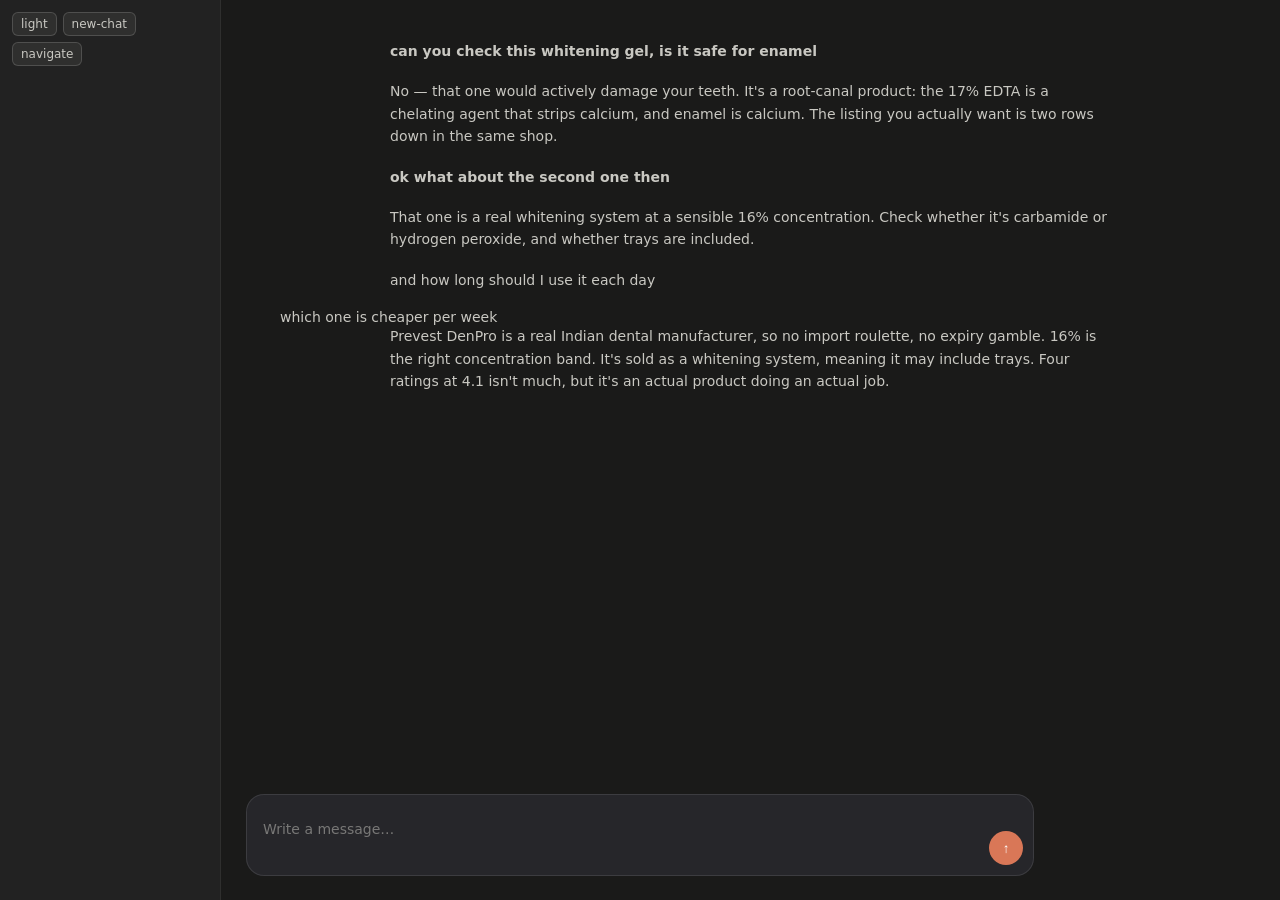
<file: extension/tests/pill-harness.html>
<!doctype html>
<meta charset="utf-8">
<title>Prompt Memory — pill harness</title>
<!--
  Drives the REAL content.js and styles.css outside the extension, against a
  mock chat page, with a chrome.* shim just big enough for the draft flow.
  Every state the pill and card can be in is reachable from the console:

    H.type(H.ORIG); H.stream(); H.tokens(60); H.done()   -> streaming, then ready
    H.type(H.ORIG); handleEnhance()                      -> the real flow, via the fake direct stream
    card: Shorter / Open-ended, ‹ 1 of 2 ›, [ and ]      -> style reruns and versions (FAKE.calls logs them)
    FAKE.failNext = true / FAKE.delay = 400              -> a failing or slow rerun
    H.signIn(); location.reload()                        -> the library, against FAKE_API
    hover ⊕ → Library, ⌘⇧L, or // in the chat box        -> the sheet, and the caret menu
    H.type("something else")                             -> stale
    H.fail()                                             -> error
    Tab in the composer                                  -> applied (rating in the pill)
    click ⊕ / the — in the card's title bar / esc / ⌘⇧P  -> minimize and restore
    "navigate", "new-chat", "light" buttons              -> layout changes the pill must survive

  Run it: `python3 -m http.server` from the repo root, then open
  /extension/tests/pill-harness.html. It must be served — a file:// page
  cannot load the sibling scripts. Storage is backed by localStorage /
  sessionStorage, so a reload exercises restoreDraft() for real.

  If Chrome reports document.hidden (the tab is not the visible one in its
  window), rAF and ResizeObserver are deferred and placement will not run on
  its own; call placePill() / positionCard() directly.
-->
<link rel="stylesheet" href="../styles.css">
<style>
  html,body{margin:0;height:100%;font:14px system-ui}
  body{background:#1a1a19;color:#c9c8c2;overflow:hidden}
  body.light{background:#fff;color:#2b2b2b}
  .side{position:fixed;left:0;top:0;bottom:0;width:220px;background:rgba(255,255,255,.04);border-right:1px solid rgba(255,255,255,.06)}
  body.light .side{background:#f7f7f5;border-right-color:rgba(0,0,0,.06)}
  .msgs{position:fixed;left:220px;right:0;top:0;bottom:110px;padding:40px 60px;overflow:auto}
  .msgs p{max-width:720px;margin:0 auto 18px;line-height:1.6}
  form{position:fixed;left:50%;transform:translateX(-50%);bottom:24px;width:min(760px,calc(100% - 260px));min-height:60px;border-radius:18px;background:#26262a;border:1px solid rgba(255,255,255,.1);display:flex;align-items:flex-end;padding:10px 10px 10px 16px;gap:8px}
  body.light form{background:#fff;border-color:rgba(0,0,0,.12);box-shadow:0 2px 10px rgba(0,0,0,.06)}
  body.center .msgs{display:none}
  body.center form{bottom:auto;top:44%}
  .cdk-visually-hidden{position:absolute;width:1px;height:1px;overflow:hidden;clip:rect(0 0 0 0);white-space:nowrap}
  body.center::before{content:"Welcome back";position:fixed;left:50%;top:33%;transform:translateX(-50%);font:32px Georgia,serif}
  [contenteditable]{flex:1;min-height:40px;outline:none;padding:6px 0;line-height:1.5;white-space:pre-wrap}
  [contenteditable]:empty::before{content:"Write a message…";opacity:.5}
  .send{width:34px;height:34px;border-radius:50%;border:0;background:#d97757;color:#fff;flex:none}
  #ctl{position:fixed;left:12px;top:12px;z-index:5;display:flex;gap:6px;flex-wrap:wrap;width:196px}
  #ctl button{font:12px system-ui;padding:4px 8px;border-radius:6px;border:1px solid rgba(255,255,255,.15);background:rgba(255,255,255,.06);color:inherit;cursor:pointer}
</style>
<script src="harness-shim.js"></script>
<div class="side"></div>
<div id="ctl">
  <button onclick="document.body.classList.toggle('light')">light</button>
  <button onclick="document.body.classList.toggle('center')">new-chat</button>
  <button onclick="history.pushState({}, '', '/chat/' + Math.random().toString(36).slice(2,8))">navigate</button>
</div>
<div class="msgs">
  <p><b data-message-author-role="user">can you check this whitening gel, is it safe for enamel</b></p>
  <p>No — that one would actively damage your teeth. It's a root-canal product: the 17% EDTA is a chelating agent that strips calcium, and enamel is calcium. The listing you actually want is two rows down in the same shop.</p>
  <p><b data-message-author-role="user">ok what about the second one then</b></p>
  <p>That one is a real whitening system at a sensible 16% concentration. Check whether it's carbamide or hydrogen peroxide, and whether trays are included.</p>
  <!-- The user's side as ChatGPT marks it now, and as Gemini does (with its hidden "You said"). -->
  <div data-user-message-bubble="true"><div data-markdown-text-tone="user-message"><p>and how long should I use it each day</p></div></div>
  <user-query><div class="query-text"><span class="cdk-visually-hidden">You said </span>which one is cheaper per week</div></user-query>
  <p>Prevest DenPro is a real Indian dental manufacturer, so no import roulette, no expiry gamble. 16% is the right concentration band. It's sold as a whitening system, meaning it may include trays. Four ratings at 4.1 isn't much, but it's an actual product doing an actual job.</p>
</div>
<form onsubmit="return false"><div id="composer" contenteditable="true" role="textbox"></div><button class="send" type="button">↑</button></form>
<script src="../content.js"></script>
<script>
// Test drivers, exposed for the session.
window.H = {
  DRAFT: "Show me how to sort a list of dictionaries in Python by a specific key, handling cases where some dictionaries might not have that key. Provide a robust solution that avoids KeyError, explain the choice between a default value and filtering, and include a short code example.",
  ORIG: "hw do i sort a list of dicts by a key in python, some dont have the key",
  type(t) { const c = document.getElementById("composer"); c.focus(); c.textContent = t; c.dispatchEvent(new InputEvent("input", { bubbles: true })); },
  stream() { showStreamingDiffModal(this.ORIG); },
  tokens(n) { updateStreamingText(this.DRAFT.slice(0, n)); },
  done(log = true) { finalizeStreamingModal({ enhanced: this.DRAFT, original: this.ORIG, log_id: log ? "log_1" : undefined, latency: 1.05 }); },
  fail() { failStreamingModal("Rate limited — try again in 20 s"); },
  rect(id) { const e = document.getElementById(id) || document.querySelector(id); if (!e) return null; const r = e.getBoundingClientRect(); return { l: Math.round(r.left), t: Math.round(r.top), r: Math.round(r.right), b: Math.round(r.bottom), w: Math.round(r.width), h: Math.round(r.height) }; },
  // Sign in with a token that does not expire until 2100; reload to take effect.
  signIn() { chrome.storage.local.set({ token: "eyJhbGciOiJub25lIn0.eyJleHAiOjQxMDI0NDQ4MDAsInN1YiI6InUxIn0.x", user_id: "u1", email: "u@example.com" }); },
  key(k, opts = {}) { document.activeElement.dispatchEvent(new KeyboardEvent("keydown", { key: k, code: opts.code || "", bubbles: true, cancelable: true, ...opts })); },
};
</script>
</file>
<file: website/styles.css>
/* ════════════════════════════════════════════════════════════════
   Prompt Memory — Landing Page
   Premium dark glassmorphism design, matching extension aesthetic.
   ════════════════════════════════════════════════════════════════ */

*, *::before, *::after {
    margin: 0;
    padding: 0;
    box-sizing: border-box;
}

:root {
    --font: 'Inter', -apple-system, BlinkMacSystemFont, 'Segoe UI', system-ui, sans-serif;
    --bg: #0a0b10;
    --bg-card: #12131a;
    --bg-card-hover: #181924;
    --border: rgba(255, 255, 255, 0.07);
    --border-accent: rgba(80, 200, 168, 0.25);
    --text: #e8e8ed;
    --text-secondary: #9d9daa;
    --text-muted: #6b6b78;
    --accent: #50c8a8;
    --accent-2: #7b68ee;
    --accent-light: rgba(80, 200, 168, 0.1);
    --gradient: linear-gradient(135deg, #50c8a8, #7b68ee);
    --gradient-text: linear-gradient(135deg, #50c8a8, #7b68ee, #50c8a8);
    --shadow-card: 0 4px 24px rgba(0, 0, 0, 0.3), 0 1px 4px rgba(0, 0, 0, 0.2);
    --shadow-glow: 0 0 80px rgba(80, 200, 168, 0.06);
    --radius: 12px;
    --radius-sm: 8px;
    --radius-lg: 20px;
    --transition: 200ms ease;
    --max-width: 1120px;
}

html {
    scroll-behavior: smooth;
    -webkit-font-smoothing: antialiased;
    -moz-osx-font-smoothing: grayscale;
}

body {
    font-family: var(--font);
    background: var(--bg);
    color: var(--text);
    line-height: 1.6;
    overflow-x: hidden;
}

a {
    color: inherit;
    text-decoration: none;
}

/* ── Container ── */
.container {
    max-width: var(--max-width);
    margin: 0 auto;
    padding: 0 24px;
}

/* ── Buttons ── */
.btn {
    display: inline-flex;
    align-items: center;
    gap: 8px;
    padding: 12px 24px;
    border: none;
    border-radius: var(--radius-sm);
    font-family: var(--font);
    font-size: 15px;
    font-weight: 600;
    cursor: pointer;
    transition: all var(--transition);
    text-decoration: none;
    white-space: nowrap;
}

.btn-primary {
    background: var(--gradient);
    color: #fff;
    box-shadow: 0 2px 16px rgba(80, 200, 168, 0.25);
}

.btn-primary:hover {
    box-shadow: 0 4px 28px rgba(80, 200, 168, 0.35);
    transform: translateY(-1px);
}

.btn-secondary {
    background: var(--bg-card);
    color: var(--text);
    border: 1px solid var(--border);
}

.btn-secondary:hover {
    background: var(--bg-card-hover);
    border-color: var(--border-accent);
}

.btn-ghost {
    background: transparent;
    color: var(--text-secondary);
    border: 1px solid var(--border);
}

.btn-ghost:hover {
    background: rgba(255, 255, 255, 0.04);
    color: var(--text);
    border-color: rgba(255, 255, 255, 0.12);
}

.btn-nav {
    padding: 8px 18px;
    font-size: 13px;
    background: var(--gradient);
    color: #fff;
    box-shadow: 0 2px 8px rgba(80, 200, 168, 0.2);
}

.btn-lg {
    padding: 14px 32px;
    font-size: 16px;
}

.btn-full {
    width: 100%;
    justify-content: center;
}

.btn-arrow {
    font-size: 18px;
    transition: transform var(--transition);
}

.btn-primary:hover .btn-arrow {
    transform: translateX(3px);
}

/* ════════════════════════════════════════════════════════════════
   NAV
   ════════════════════════════════════════════════════════════════ */

.nav {
    position: fixed;
    top: 0;
    left: 0;
    right: 0;
    z-index: 1000;
    padding: 16px 0;
    background: rgba(10, 11, 16, 0.8);
    backdrop-filter: blur(20px) saturate(180%);
    -webkit-backdrop-filter: blur(20px) saturate(180%);
    border-bottom: 1px solid var(--border);
}

.nav-inner {
    display: flex;
    align-items: center;
    justify-content: space-between;
}

.nav-logo {
    display: flex;
    align-items: center;
    gap: 10px;
    font-weight: 700;
    font-size: 16px;
}

.nav-logo-icon {
    font-size: 22px;
    color: var(--accent);
}

.nav-links {
    display: flex;
    gap: 32px;
}

.nav-links a {
    font-size: 14px;
    font-weight: 500;
    color: var(--text-secondary);
    transition: color var(--transition);
}

.nav-links a:hover {
    color: var(--text);
}

/* ════════════════════════════════════════════════════════════════
   HERO
   ════════════════════════════════════════════════════════════════ */

.hero {
    position: relative;
    padding: 160px 0 80px;
    text-align: center;
    overflow: hidden;
}

.hero-inner {
    position: relative;
    z-index: 1;
}

.hero-badge {
    display: inline-block;
    padding: 6px 16px;
    border-radius: 100px;
    border: 1px solid var(--border-accent);
    background: var(--accent-light);
    color: var(--accent);
    font-size: 13px;
    font-weight: 500;
    margin-bottom: 24px;
    animation: fadeInUp 0.6s ease;
}

.hero-title {
    font-size: clamp(36px, 5.5vw, 64px);
    font-weight: 800;
    line-height: 1.1;
    letter-spacing: -0.03em;
    margin-bottom: 20px;
    animation: fadeInUp 0.6s ease 0.1s both;
}

.gradient-text {
    background: var(--gradient-text);
    background-size: 200% auto;
    -webkit-background-clip: text;
    -webkit-text-fill-color: transparent;
    background-clip: text;
    animation: gradientShift 4s ease infinite;
}

@keyframes gradientShift {
    0%, 100% { background-position: 0% center; }
    50% { background-position: 200% center; }
}

.hero-subtitle {
    font-size: clamp(16px, 2vw, 19px);
    color: var(--text-secondary);
    max-width: 640px;
    margin: 0 auto 36px;
    line-height: 1.6;
    animation: fadeInUp 0.6s ease 0.2s both;
}

.hero-ctas {
    display: flex;
    gap: 16px;
    justify-content: center;
    flex-wrap: wrap;
    margin-bottom: 48px;
    animation: fadeInUp 0.6s ease 0.3s both;
}

.hero-stats {
    display: flex;
    align-items: center;
    justify-content: center;
    gap: 32px;
    margin-bottom: 60px;
    animation: fadeInUp 0.6s ease 0.4s both;
}

.stat {
    display: flex;
    flex-direction: column;
    align-items: center;
    gap: 2px;
}

.stat-value {
    font-size: 28px;
    font-weight: 800;
    color: var(--accent);
    letter-spacing: -0.02em;
}

.stat-label {
    font-size: 13px;
    color: var(--text-muted);
    font-weight: 500;
}

.stat-divider {
    width: 1px;
    height: 36px;
    background: var(--border);
}

/* Hero demo visual */
.hero-demo {
    display: flex;
    align-items: center;
    justify-content: center;
    gap: 20px;
    max-width: 900px;
    margin: 0 auto;
    animation: fadeInUp 0.8s ease 0.5s both;
}

.demo-card {
    flex: 1;
    padding: 20px;
    border-radius: var(--radius);
    text-align: left;
}

.demo-before {
    background: var(--bg-card);
    border: 1px solid var(--border);
    max-width: 280px;
}

.demo-after {
    background: var(--accent-light);
    border: 1px solid var(--border-accent);
    max-width: 460px;
}

.demo-label {
    font-size: 11px;
    font-weight: 600;
    text-transform: uppercase;
    letter-spacing: 0.05em;
    color: var(--text-muted);
    margin-bottom: 8px;
}

.demo-after .demo-label {
    color: var(--accent);
}

.demo-text {
    font-size: 14px;
    line-height: 1.6;
    color: var(--text-secondary);
}

.demo-after .demo-text {
    color: var(--text);
}

.demo-arrow {
    display: flex;
    flex-direction: column;
    align-items: center;
    gap: 4px;
    flex-shrink: 0;
}

.demo-arrow-icon {
    font-size: 24px;
    animation: pulse 2s ease infinite;
}

.demo-arrow-label {
    font-size: 11px;
    font-weight: 600;
    color: var(--accent);
    letter-spacing: 0.03em;
}

@keyframes pulse {
    0%, 100% { transform: scale(1); opacity: 0.8; }
    50% { transform: scale(1.15); opacity: 1; }
}

.hero-glow {
    position: absolute;
    top: 0;
    left: 50%;
    transform: translateX(-50%);
    width: 800px;
    height: 600px;
    background: radial-gradient(ellipse at center, rgba(80, 200, 168, 0.06), transparent 70%);
    pointer-events: none;
}

@keyframes fadeInUp {
    from { opacity: 0; transform: translateY(20px); }
    to { opacity: 1; transform: translateY(0); }
}

/* ════════════════════════════════════════════════════════════════
   PLATFORMS
   ════════════════════════════════════════════════════════════════ */

.platforms {
    padding: 40px 0 60px;
    border-top: 1px solid var(--border);
    text-align: center;
}

.platforms-label {
    font-size: 13px;
    color: var(--text-muted);
    font-weight: 500;
    margin-bottom: 20px;
    letter-spacing: 0.02em;
}

.platforms-grid {
    display: flex;
    gap: 12px;
    justify-content: center;
    flex-wrap: wrap;
}

.platform-chip {
    padding: 8px 20px;
    border-radius: 100px;
    border: 1px solid var(--border);
    background: var(--bg-card);
    color: var(--text-secondary);
    font-size: 14px;
    font-weight: 500;
    transition: all var(--transition);
}

.platform-chip:hover {
    border-color: var(--border-accent);
    color: var(--accent);
    background: var(--accent-light);
}

/* ════════════════════════════════════════════════════════════════
   HOW IT WORKS
   ════════════════════════════════════════════════════════════════ */

.how-it-works {
    padding: 100px 0;
}

.section-title {
    font-size: clamp(28px, 3.5vw, 40px);
    font-weight: 800;
    text-align: center;
    letter-spacing: -0.02em;
    margin-bottom: 12px;
}

.section-subtitle {
    text-align: center;
    color: var(--text-secondary);
    font-size: 17px;
    margin-bottom: 56px;
}

.steps-grid {
    display: flex;
    align-items: flex-start;
    justify-content: center;
    gap: 0;
}

.step-card {
    flex: 1;
    max-width: 300px;
    padding: 32px 24px;
    text-align: center;
    position: relative;
}

.step-number {
    width: 32px;
    height: 32px;
    border-radius: 50%;
    background: var(--gradient);
    color: #fff;
    font-size: 14px;
    font-weight: 700;
    display: flex;
    align-items: center;
    justify-content: center;
    margin: 0 auto 16px;
}

.step-icon {
    font-size: 36px;
    margin-bottom: 16px;
}

.step-title {
    font-size: 18px;
    font-weight: 700;
    margin-bottom: 8px;
}

.step-desc {
    font-size: 14px;
    color: var(--text-secondary);
    line-height: 1.6;
}

.step-desc kbd {
    background: var(--bg-card);
    padding: 2px 6px;
    border-radius: 4px;
    border: 1px solid var(--border);
    font-family: var(--font);
    font-size: 12px;
    font-weight: 500;
    color: var(--accent);
}

.step-connector {
    width: 60px;
    height: 2px;
    background: var(--border);
    margin-top: 60px;
    flex-shrink: 0;
}

/* ════════════════════════════════════════════════════════════════
   FEATURES
   ════════════════════════════════════════════════════════════════ */

.features {
    padding: 100px 0;
    background: rgba(255, 255, 255, 0.01);
    border-top: 1px solid var(--border);
    border-bottom: 1px solid var(--border);
}

.features-grid {
    display: grid;
    grid-template-columns: repeat(3, 1fr);
    gap: 20px;
}

.feature-card {
    padding: 28px 24px;
    border-radius: var(--radius);
    border: 1px solid var(--border);
    background: var(--bg-card);
    transition: all var(--transition);
}

.feature-card:hover {
    border-color: var(--border-accent);
    background: var(--bg-card-hover);
    box-shadow: var(--shadow-glow);
    transform: translateY(-2px);
}

.feature-icon {
    font-size: 28px;
    margin-bottom: 14px;
}

.feature-title {
    font-size: 16px;
    font-weight: 700;
    margin-bottom: 8px;
}

.feature-desc {
    font-size: 14px;
    color: var(--text-secondary);
    line-height: 1.5;
}

/* ════════════════════════════════════════════════════════════════
   PRICING
   ════════════════════════════════════════════════════════════════ */

.pricing {
    padding: 100px 0;
}

/* Billing toggle */
.pricing-toggle {
    display: flex;
    align-items: center;
    justify-content: center;
    gap: 12px;
    margin-bottom: 48px;
}

.toggle-label {
    font-size: 14px;
    font-weight: 500;
    color: var(--text-muted);
    transition: color var(--transition);
    user-select: none;
    cursor: pointer;
}

.toggle-label.active {
    color: var(--text);
}

.save-badge {
    font-size: 11px;
    padding: 2px 8px;
    border-radius: 100px;
    background: var(--accent-light);
    color: var(--accent);
    font-weight: 600;
    vertical-align: middle;
}

.toggle-switch {
    position: relative;
    width: 48px;
    height: 26px;
    border-radius: 100px;
    border: 1px solid var(--border);
    background: var(--bg-card);
    cursor: pointer;
    padding: 0;
    transition: background var(--transition);
}

.toggle-switch.yearly {
    background: var(--accent-light);
    border-color: var(--border-accent);
}

.toggle-thumb {
    position: absolute;
    top: 3px;
    left: 3px;
    width: 18px;
    height: 18px;
    border-radius: 50%;
    background: var(--accent);
    transition: transform var(--transition);
    pointer-events: none;
}

.toggle-switch.yearly .toggle-thumb {
    transform: translateX(22px);
}

/* Pricing grid */
.pricing-grid {
    display: grid;
    grid-template-columns: repeat(3, 1fr);
    gap: 20px;
    align-items: start;
}

.price-card {
    padding: 32px 28px;
    border-radius: var(--radius-lg);
    border: 1px solid var(--border);
    background: var(--bg-card);
    position: relative;
    transition: all var(--transition);
}

.price-card:hover {
    border-color: rgba(255, 255, 255, 0.12);
    transform: translateY(-2px);
}

.price-card-featured {
    border-color: var(--border-accent);
    background: linear-gradient(to bottom, rgba(80, 200, 168, 0.04), var(--bg-card));
    box-shadow: 0 4px 32px rgba(80, 200, 168, 0.08);
    transform: scale(1.03);
}

.price-card-featured:hover {
    border-color: var(--accent);
    transform: scale(1.03) translateY(-2px);
}

.price-popular {
    position: absolute;
    top: -12px;
    left: 50%;
    transform: translateX(-50%);
    background: var(--gradient);
    color: #fff;
    font-size: 12px;
    font-weight: 600;
    padding: 4px 16px;
    border-radius: 100px;
    white-space: nowrap;
}

.price-tier {
    font-size: 16px;
    font-weight: 700;
    margin-bottom: 12px;
    color: var(--text);
}

.price-amount {
    display: flex;
    align-items: baseline;
    gap: 2px;
    margin-bottom: 8px;
}

.price-currency {
    font-size: 22px;
    font-weight: 600;
    color: var(--text-muted);
}

.price-value {
    font-size: 48px;
    font-weight: 800;
    letter-spacing: -0.03em;
    color: var(--text);
    line-height: 1;
    transition: all 0.3s ease;
}

.price-period {
    font-size: 15px;
    color: var(--text-muted);
    font-weight: 500;
}

.price-desc {
    font-size: 14px;
    color: var(--text-secondary);
    margin-bottom: 24px;
    line-height: 1.4;
}

.price-features {
    list-style: none;
    margin-bottom: 28px;
    display: flex;
    flex-direction: column;
    gap: 10px;
}

.price-features li {
    font-size: 14px;
    color: var(--text-secondary);
    display: flex;
    align-items: center;
    gap: 10px;
}

.price-features li.muted {
    color: var(--text-muted);
}

.check {
    color: var(--accent);
    font-weight: 700;
    font-size: 14px;
}

.cross {
    color: var(--text-muted);
    font-size: 14px;
}

/* ════════════════════════════════════════════════════════════════
   CTA
   ════════════════════════════════════════════════════════════════ */

.cta-section {
    padding: 100px 0;
    text-align: center;
    border-top: 1px solid var(--border);
    background: radial-gradient(ellipse at center top, rgba(80, 200, 168, 0.04), transparent 60%);
}

.cta-title {
    font-size: clamp(28px, 3.5vw, 40px);
    font-weight: 800;
    letter-spacing: -0.02em;
    margin-bottom: 12px;
}

.cta-subtitle {
    font-size: 17px;
    color: var(--text-secondary);
    margin-bottom: 32px;
}

/* ════════════════════════════════════════════════════════════════
   FOOTER
   ════════════════════════════════════════════════════════════════ */

.footer {
    padding: 40px 0;
    border-top: 1px solid var(--border);
}

.footer-inner {
    display: flex;
    align-items: center;
    justify-content: space-between;
    flex-wrap: wrap;
    gap: 16px;
}

.footer-brand {
    display: flex;
    align-items: center;
    gap: 8px;
    font-weight: 600;
    font-size: 14px;
}

.footer-links {
    display: flex;
    gap: 24px;
}

.footer-links a {
    font-size: 13px;
    color: var(--text-muted);
    transition: color var(--transition);
}

.footer-links a:hover {
    color: var(--text);
}

.footer-copy {
    font-size: 12px;
    color: var(--text-muted);
}

/* ════════════════════════════════════════════════════════════════
   RESPONSIVE
   ════════════════════════════════════════════════════════════════ */

@media (max-width: 900px) {
    .nav-links {
        display: none;
    }

    .hero-demo {
        flex-direction: column;
        gap: 16px;
    }

    .demo-before,
    .demo-after {
        max-width: 100%;
    }

    .demo-arrow {
        flex-direction: row;
        gap: 8px;
    }

    .steps-grid {
        flex-direction: column;
        align-items: center;
    }

    .step-connector {
        width: 2px;
        height: 30px;
        margin: 0;
    }

    .features-grid {
        grid-template-columns: 1fr;
        max-width: 440px;
        margin: 0 auto;
    }

    .pricing-grid {
        grid-template-columns: 1fr;
        max-width: 400px;
        margin: 0 auto;
    }

    .price-card-featured {
        transform: scale(1);
    }

    .price-card-featured:hover {
        transform: translateY(-2px);
    }

    .hero-stats {
        flex-direction: column;
        gap: 16px;
    }

    .stat-divider {
        width: 40px;
        height: 1px;
    }

    .footer-inner {
        flex-direction: column;
        text-align: center;
    }
}

@media (max-width: 600px) {
    .hero {
        padding: 120px 0 60px;
    }

    .hero-ctas {
        flex-direction: column;
        align-items: center;
    }

    .features-grid,
    .pricing-grid {
        max-width: 100%;
    }
}
</file>
<file: extension/styles.css>
/* ============================================================
   Prompt Memory v4 — Premium Dark Glassmorphism
   Design: sleek dark mode, frosted glass panels, gradient accents.
   Palette: deep charcoal, teal-mint gradients, subtle glows.
   ============================================================ */

@import url('https://fonts.googleapis.com/css2?family=Inter:wght@400;500;600;700&display=swap');

/* ── Variables ── */
:root {
    --pm-font: 'Inter', -apple-system, BlinkMacSystemFont, 'Segoe UI', system-ui, sans-serif;
    --pm-bg: #13141a;
    --pm-bg-secondary: #1a1b24;
    --pm-bg-hover: #22232e;
    --pm-bg-panel: rgba(18, 19, 26, 0.85);
    --pm-border: rgba(255, 255, 255, 0.08);
    --pm-border-light: rgba(255, 255, 255, 0.05);
    --pm-border-accent: rgba(80, 200, 168, 0.25);
    --pm-text: #e8e8ed;
    --pm-text-secondary: #9d9daa;
    --pm-text-muted: #6b6b78;
    --pm-accent: #50c8a8;
    --pm-accent-hover: #3fb898;
    --pm-accent-2: #7b68ee;
    --pm-accent-light: rgba(80, 200, 168, 0.12);
    --pm-accent-glow: rgba(80, 200, 168, 0.08);
    --pm-danger: #ef5350;
    --pm-danger-hover: #e53935;
    --pm-danger-light: rgba(239, 83, 80, 0.12);
    --pm-info: #42a5f5;
    /* Warn. Its own hue: the stale card is not an error — nothing failed, the
       rewrite is simply about text that has moved on — and dressing it in
       --pm-danger red would say something louder than the truth. */
    --pm-warn: #d4a06a;
    --pm-warn-soft: rgba(201, 148, 89, 0.13);
    --pm-warn-border: rgba(201, 148, 89, 0.30);
    --pm-warn-wash: rgba(201, 148, 89, 0.055);
    --pm-shadow-sm: 0 1px 3px rgba(0, 0, 0, 0.25);
    --pm-shadow-md: 0 4px 16px rgba(0, 0, 0, 0.35);
    --pm-shadow-lg: 0 8px 32px rgba(0, 0, 0, 0.45), 0 2px 8px rgba(0, 0, 0, 0.25);
    --pm-shadow-glow: 0 0 40px rgba(80, 200, 168, 0.06);
    --pm-backdrop: blur(20px) saturate(180%);
    --pm-radius: 10px;
    --pm-radius-sm: 6px;
    --pm-transition: 180ms ease;
    --pm-transition-slow: 300ms cubic-bezier(0.16, 1, 0.3, 1);
    --pm-gradient: linear-gradient(135deg, var(--pm-accent), var(--pm-accent-2));

    /* ── Stacking order ──────────────────────────────────────────────────
       One scale, written in the order these surfaces are meant to sit, so the
       order is a thing you can read rather than a thing you infer by diffing
       seven numbers.

       It replaces 99998 / 99999 / 100001 / 100002 / 2147483000 / 2147483100,
       chosen ad hoc at six different times. Every layering bug found so far was
       that: toasts rendered behind the card, the card rendered over the panel,
       and the card punched through the full-screen voice and modal backdrops.

       Two rules decide the order.

       Nothing may cover the card while its keyboard is live, because Tab
       accepts what the card is showing and accepting something you cannot see
       is how work gets destroyed. So the card sits above the panel.

       The modal and voice overlays black out the whole page and take over
       input, so they outrank the card — and the card's keys go inert while
       they are up, which is the other half of that and lives in the keymap.

       Toasts are last: a status message that loses a z-index race is not a
       degraded message, it is no message.

       The band is high because host pages are not shy either — ChatGPT's own
       overlays sat above the old 99998, so the panel could be buried by the
       page it runs on. Room is left above --pm-z-toast on purpose.

       .pm-onboarding is deliberately absent: it is `position: absolute` inside
       the panel, so its z-index is local to that stacking context and means
       nothing here. */
    /* ── The floating console ────────────────────────────────────────
       The pill, the card, the library button and the toasts are one object
       family: an instrument that floats OVER the page rather than a widget
       belonging to it. So they do not theme with the host — they are always
       this near-black, on a white page and a dark one alike. That constancy
       is what makes the pill recognisable at a glance and is the whole
       reason it can be called black at all; --pm-bg-panel inverted to white
       in the light theme, which is why the old trigger could not be.

       The black is not #000: a pure black reads as a hole punched in the
       page and bands against dark hosts. It carries a whisper of the mint
       accent's hue so the one colour on the object looks native to it. */
    --pm-con-bg: rgba(12, 15, 14, 0.93);
    --pm-con-bg-solid: #0c0f0e;
    --pm-con-soft: rgba(255, 255, 255, 0.035);
    --pm-con-elev: rgba(255, 255, 255, 0.08);
    --pm-con-hover: rgba(255, 255, 255, 0.09);
    --pm-con-border: rgba(255, 255, 255, 0.10);
    --pm-con-border-hover: rgba(255, 255, 255, 0.19);
    --pm-con-text: #ecefee;
    --pm-con-text-2: #a7b0ad;
    --pm-con-muted: #7c8683;
    --pm-con-blur: blur(14px) saturate(150%);
    /* Two layers, because one reads flat: a tight contact shadow that seats
       the object, and a wide ambient one that lifts it. The inset highlight
       on top is light catching the curve — the single detail that does most
       of the work of looking made rather than drawn. */
    --pm-con-edge: inset 0 1px 0 rgba(255, 255, 255, 0.07);
    --pm-con-shadow: var(--pm-con-edge),
                     0 1px 2px rgba(0, 0, 0, 0.34),
                     0 10px 28px -10px rgba(0, 0, 0, 0.62);
    --pm-con-shadow-lg: var(--pm-con-edge),
                        0 2px 6px rgba(0, 0, 0, 0.38),
                        0 18px 44px -14px rgba(0, 0, 0, 0.7);

    --pm-z-trigger: 2147482200;
    --pm-z-card: 2147482300;
    /* Above the card: the library is opened on purpose and closes on the next
       click elsewhere, so while it is up it is what the user is looking at. */
    --pm-z-library: 2147482320;
    /* A pill being dragged is the one thing that may pass over the card: it
       is under the user's finger, and a handle that vanishes mid-drag is a
       handle they let go of in the wrong place. Placement puts it back below
       the card, and clear of it, on release. */
    --pm-z-drag: 2147482350;
    /* A first-run tip points at the pill. It is below a pill being dragged
       and below the dialogs, and hides itself while the card or the library
       is open (see showTip), so it never competes with either. */
    --pm-z-tip: 2147482340;
    --pm-z-overlay: 2147482400;
    --pm-z-toast: 2147482500;
}

/* ── Light Theme Override ── */
[data-pm-theme="light"] {
    --pm-bg: #ffffff;
    --pm-bg-secondary: #f5f6f8;
    --pm-bg-hover: #ecedf0;
    --pm-bg-panel: rgba(255, 255, 255, 0.92);
    --pm-border: rgba(0, 0, 0, 0.08);
    --pm-border-light: rgba(0, 0, 0, 0.05);
    --pm-border-accent: rgba(42, 138, 122, 0.3);
    --pm-text: #1a1a1e;
    --pm-text-secondary: #5a5a66;
    --pm-text-muted: #9898a5;
    --pm-accent: #2a8a7a;
    --pm-accent-hover: #238073;
    --pm-accent-2: #6c5ce7;
    --pm-accent-light: rgba(42, 138, 122, 0.1);
    --pm-accent-glow: rgba(42, 138, 122, 0.06);
    --pm-danger: #e74c3c;
    --pm-danger-hover: #c0392b;
    --pm-danger-light: rgba(231, 76, 60, 0.08);
    /* Darkened for white. The dark theme's #d4a06a is a light-on-dark amber;
       on the light card it drops to roughly 2:1 against the background. */
    --pm-warn: #8a5a1c;
    --pm-warn-soft: rgba(180, 120, 40, 0.11);
    --pm-warn-border: rgba(180, 120, 40, 0.28);
    --pm-warn-wash: rgba(180, 120, 40, 0.05);
    --pm-shadow-sm: 0 1px 3px rgba(0, 0, 0, 0.06);
    --pm-shadow-md: 0 4px 16px rgba(0, 0, 0, 0.08);
    --pm-shadow-lg: 0 8px 30px rgba(0, 0, 0, 0.10), 0 2px 8px rgba(0, 0, 0, 0.04);
    --pm-shadow-glow: 0 0 30px rgba(42, 138, 122, 0.04);
}

/* Smooth transition for theme switch */
.pm-trigger,
.pm-modal,
.pm-toast {
    transition: background 200ms ease, color 200ms ease, border-color 200ms ease,
                box-shadow 200ms ease, opacity var(--pm-transition-slow),
                transform var(--pm-transition-slow);
}

/* ── The pill ────────────────────────────────────────────────────────────
   The trigger and the draft holder are one object. Idle it is a 32px black
   disc with a drawn ⊕ centred in it. Once a draft exists it grows sideways —
   away from the edge it is docked to — into a thin capsule: a status light,
   a short preview, ONE verb, and ×.

   The grammar is the design. Every non-idle state carries exactly one verb,
   and it is always the verb that resolves that state: ready → Insert, stale
   → Redo, error → Retry, applied → rate it. The chip wears the state's colour
   and is the only coloured thing on the object, so the colour means
   something rather than decorating.

   It gets THINNER as it gains parts, which sounds backwards and is the
   point. The ⊕ is what you aim at when there is nothing to show; the moment
   there is a draft, the status light and the preview say everything the
   glyph did, so the glyph collapses to zero width and leaves.

   32px, not the 36px of the first cut: the host's send buttons are 32–36px
   and the pill should read as lighter than them, not as a peer. */
.pm-trigger {
    position: fixed;
    right: 16px;
    bottom: 24px;
    z-index: var(--pm-z-trigger);
    height: 32px;
    min-width: 32px;
    max-width: min(360px, calc(100vw - 32px));
    padding: 0;
    box-sizing: border-box;
    border-radius: 16px;
    border: 1px solid var(--pm-con-border);
    background: var(--pm-con-bg);
    backdrop-filter: var(--pm-con-blur);
    -webkit-backdrop-filter: var(--pm-con-blur);
    color: var(--pm-accent);
    cursor: pointer;
    display: flex;
    align-items: center;
    /* No gap while idle, or the collapsed label still costs 8px and the ⊕
       sits off-centre in what should be a plain round button. */
    gap: 0;
    box-shadow: var(--pm-con-shadow);
    transition: box-shadow var(--pm-transition), transform var(--pm-transition),
                border-color var(--pm-transition), gap var(--pm-transition-slow),
                padding var(--pm-transition-slow), bottom var(--pm-transition-slow),
                right var(--pm-transition-slow), left var(--pm-transition-slow);
    font-family: var(--pm-font);
    line-height: 1;
    user-select: none;
    -webkit-user-select: none;
    touch-action: none;
}

/* Lift, not glow. A glowing button is not a sleek one; the accent stays
   spent on the status light and the verb, which are the two things that
   mean something. */
.pm-trigger:hover {
    box-shadow: var(--pm-con-shadow-lg);
    transform: translateY(-1px);
    border-color: var(--pm-con-border-hover);
}

.pm-trigger:active { transform: translateY(0) scale(0.985); }

/* The count of saved prompts the next rewrite carries, on ⊕'s shoulder. */
.pm-pill-ctx {
    position: absolute;
    top: -5px;
    right: -5px;
    min-width: 16px;
    height: 16px;
    padding: 0 4px;
    box-sizing: border-box;
    border-radius: 8px;
    border: 1.5px solid #0c0f0e;
    background: var(--pm-accent);
    color: #06201a;
    font: 700 9.5px/13px var(--pm-font);
    text-align: center;
    font-variant-numeric: tabular-nums;
    pointer-events: none;
}
.pm-pill-ctx[hidden] { display: none; }

.pm-trigger:focus-visible {
    outline: 2px solid var(--pm-accent);
    outline-offset: 3px;
}

.pm-trigger.pm-pill-dragging {
    cursor: grabbing;
    z-index: var(--pm-z-drag);
    transition: none;
    transform: scale(1.02);
    box-shadow: var(--pm-con-shadow-lg);
}

/* Reading order is the same in both docks: status light, preview, verb, ×.
   An earlier cut reversed the row when docked left, to keep the ⊕ against the
   outer edge — but the ⊕ collapses the moment the pill is open, so reversing
   bought nothing and cost the order. Idle the pill is a circle, where a dock
   has no order to get wrong.

   The padding is asymmetric because the contents are: 11px of air before a
   6px dot, 5px after a 22px × that carries its own. */
.pm-trigger[data-dock="left"] { flex-direction: row; }
.pm-trigger.pm-pill-open { gap: 8px; padding: 0 5px 0 11px; }

/* The glyph is an inline SVG at a 1.5px stroke, not the U+2295 character:
   a text glyph is whatever the host page's fallback font makes of it — thin
   on one machine, off-baseline on another. Idle it fills the whole disc so
   it is optically centred without nudging. Open: collapses out of the row. */
.pm-pill-glyph {
    flex: none;
    /* 30, inside a 32px border-box capsule with a 1px border each side. */
    width: 30px;
    height: 30px;
    display: grid;
    place-items: center;
    overflow: hidden;
    transition: width var(--pm-transition-slow), opacity var(--pm-transition);
}
.pm-pill-glyph svg { width: 16px; height: 16px; display: block; }

.pm-trigger.pm-pill-open .pm-pill-glyph { width: 0; opacity: 0; }

/* "⊕ Improve": the idle pill while the chat box holds a draft. The word is
   what testers needed to find the ⊕ at all; the height stays 32px, lighter
   than the host's Send. */
.pm-pill-word {
    display: none;
    padding: 0 12px 0 0;
    color: var(--pm-accent);
    font: 600 12.5px/1 var(--pm-font);
    white-space: nowrap;
}
.pm-trigger.pm-pill-invite:not(.pm-pill-open):not(.pm-pill-word-off) .pm-pill-word { display: inline; }
.pm-trigger.pm-pill-invite:not(.pm-pill-open):not(.pm-pill-word-off) .pm-pill-glyph { width: 28px; margin-left: 2px; }
@media (prefers-reduced-motion: no-preference) {
    .pm-trigger.pm-pill-invite:not(.pm-pill-open) .pm-pill-word { animation: pm-word-in .2s ease-out; }
}
@keyframes pm-word-in { from { opacity: 0; transform: translateX(-4px); } to { opacity: 1; transform: none; } }

/* The status light takes the lead position the glyph vacated. The halo is a
   spread-only shadow rather than a second element, so it costs nothing in
   the flex row and cannot drift out of alignment with the dot. */
.pm-pill-dot {
    flex: none;
    width: 0;
    height: 6px;
    border-radius: 50%;
    background: var(--pm-con-muted);
    opacity: 0;
    transition: width var(--pm-transition-slow), opacity var(--pm-transition),
                background var(--pm-transition), box-shadow var(--pm-transition);
    pointer-events: none;
}

.pm-trigger.pm-pill-open .pm-pill-dot { width: 6px; opacity: 1; }
.pm-trigger[data-state="streaming"] .pm-pill-dot,
.pm-trigger[data-state="ready"] .pm-pill-dot,
.pm-trigger[data-state="applied"] .pm-pill-dot {
    background: var(--pm-accent);
    box-shadow: 0 0 0 3px rgba(80, 200, 168, 0.16);
}
.pm-trigger[data-state="streaming"] .pm-pill-dot {
    animation: pm-pill-pulse 1.4s ease-in-out infinite;
}
.pm-trigger[data-state="stale"] .pm-pill-dot {
    background: var(--pm-warn);
    box-shadow: 0 0 0 3px rgba(212, 160, 106, 0.16);
}
.pm-trigger[data-state="error"] .pm-pill-dot {
    background: var(--pm-danger);
    box-shadow: 0 0 0 3px rgba(239, 106, 96, 0.16);
}

@keyframes pm-pill-pulse {
    0%, 100% { opacity: 1; }
    50%      { opacity: 0.3; }
}

/* The preview opens from zero to its content width: a grid track going
   0fr → 1fr is the one CSS transition that animates to `auto`, so the pill's
   width follows the label frame by frame instead of snapping. (max-width
   transitions eased against a number the label never reached, which is why
   the first cut opened fast and closed slow.)

   Capped short on purpose. The pill says THAT there is a draft and WHAT it
   will do; reading the draft is the card's job. A shorter pill also reaches
   the composer far less often, so the step-up in placePill() stays rare.
   Faded at the end, not ellipsised: three dots spend 12px to say what a fade
   says for free. */
.pm-pill-labelwrap {
    display: grid;
    grid-template-columns: 0fr;
    min-width: 0;
    overflow: hidden;
    opacity: 0;
    transition: grid-template-columns var(--pm-transition-slow), opacity var(--pm-transition);
}
.pm-trigger.pm-pill-open .pm-pill-labelwrap { grid-template-columns: 1fr; opacity: 1; }
/* Compact: the library panel owns the corner, so the preview folds away and
   only the parts that act — dot, verb, × — stay. */
.pm-trigger.pm-pill-open.pm-pill-compact .pm-pill-labelwrap { grid-template-columns: 0fr; opacity: 0; }

.pm-pill-label {
    min-width: 0;
    max-width: 150px;
    overflow: hidden;
    white-space: nowrap;
    font-size: 12.5px;
    font-weight: 500;
    color: var(--pm-con-text);
    letter-spacing: -0.005em;
    -webkit-mask-image: linear-gradient(90deg, #000 calc(100% - 20px), transparent);
    mask-image: linear-gradient(90deg, #000 calc(100% - 20px), transparent);
}
/* Short labels — "Rewriting…", "Inserted" — fit, and a fade on text that is
   all there would dim its last letter for nothing. renderPill() measures. */
.pm-pill-label.pm-pill-label-fits { -webkit-mask-image: none; mask-image: none; }

/* Streaming: the card beside it shows the text arriving; the pill only has to
   say that something is happening. A shimmer across the word does that
   without a spinner, which would be a second animated thing next to the
   pulsing dot. */
.pm-trigger[data-state="streaming"] .pm-pill-label {
    color: transparent;
    background: linear-gradient(90deg, var(--pm-con-text-2) 0 40%, var(--pm-con-text) 50%, var(--pm-con-text-2) 60% 100%);
    background-size: 200% 100%;
    -webkit-background-clip: text;
    background-clip: text;
    animation: pm-pill-shimmer 1.6s linear infinite;
}
@keyframes pm-pill-shimmer {
    from { background-position: 200% 0; }
    to   { background-position: 0 0; }
}
.pm-trigger[data-state="stale"]   .pm-pill-label { color: var(--pm-con-text-2); }
.pm-trigger[data-state="error"]   .pm-pill-label { color: var(--pm-con-text-2); }
.pm-trigger[data-state="applied"] .pm-pill-label { color: var(--pm-accent); font-weight: 600; }

/* The verb. Soft-filled rather than solid: a solid mint block that never
   leaves the corner competes with the host's own send button, and the first
   cut's was the brightest thing on the page after it. A tint carries the
   accent and still reads as part of the instrument. 22px inside a 32px
   capsule leaves 5px of air top and bottom — inset, not bursting out.

   One class, three colours: the state attribute on the pill decides. */
.pm-pill-insert {
    flex: none;
    height: 22px;
    padding: 0 9px 0 10px;
    border-radius: 11px;
    border: 1px solid rgba(80, 200, 168, 0.32);
    background: rgba(80, 200, 168, 0.14);
    color: var(--pm-accent);
    font-family: var(--pm-font);
    font-size: 11px;
    font-weight: 600;
    letter-spacing: 0.01em;
    line-height: 1;
    cursor: pointer;
    white-space: nowrap;
    display: inline-flex;
    align-items: center;
    gap: 6px;
    transition: background var(--pm-transition), border-color var(--pm-transition),
                transform var(--pm-transition);
}
.pm-pill-insert kbd {
    font-family: ui-monospace, SFMono-Regular, Menlo, monospace;
    font-size: 10px;
    font-weight: 500;
    opacity: 0.7;
}
.pm-pill-insert:hover { background: rgba(80, 200, 168, 0.22); border-color: rgba(80, 200, 168, 0.5); }
.pm-pill-insert:active { transform: scale(0.97); }
.pm-pill-insert:focus-visible { outline: 2px solid var(--pm-con-text); outline-offset: 2px; }
.pm-trigger[data-state="stale"] .pm-pill-insert {
    color: var(--pm-warn);
    background: rgba(212, 160, 106, 0.14);
    border-color: rgba(212, 160, 106, 0.34);
}
.pm-trigger[data-state="stale"] .pm-pill-insert:hover { background: rgba(212, 160, 106, 0.22); }
.pm-trigger[data-state="error"] .pm-pill-insert {
    color: #ef6a60;
    background: rgba(239, 106, 96, 0.14);
    border-color: rgba(239, 106, 96, 0.34);
}
.pm-trigger[data-state="error"] .pm-pill-insert:hover { background: rgba(239, 106, 96, 0.22); }
/* After a Replace the verb is Undo: a way back, so it is neutral, not the
   accent that means "use this". */
.pm-trigger[data-state="applied"] .pm-pill-insert {
    color: var(--pm-con-text);
    background: var(--pm-con-elev);
    border-color: var(--pm-con-border);
}
.pm-trigger[data-state="applied"] .pm-pill-insert:hover { background: var(--pm-con-hover); border-color: var(--pm-con-border-hover); }

/* Applied: the rating question lives in the pill for six seconds. It was a
   separate toast beside a pill that had already collapsed — two objects
   reporting one event. */
.pm-pill-rate { flex: none; display: inline-flex; gap: 2px; }
.pm-pill-rate button {
    width: 22px;
    height: 22px;
    border-radius: 50%;
    border: 0;
    padding: 0;
    background: transparent;
    color: var(--pm-con-text-2);
    display: grid;
    place-items: center;
    cursor: pointer;
    transition: background var(--pm-transition), color var(--pm-transition);
}
.pm-pill-rate button:hover { background: var(--pm-con-hover); color: var(--pm-con-text); }
.pm-pill-rate button:focus-visible { outline: 2px solid var(--pm-accent); outline-offset: 1px; }
.pm-pill-rate svg { width: 13px; height: 13px; display: block; }

.pm-pill-x {
    flex: none;
    width: 22px;
    height: 22px;
    border-radius: 50%;
    border: 0;
    padding: 0;
    background: transparent;
    color: var(--pm-con-muted);
    display: grid;
    place-items: center;
    cursor: pointer;
    transition: background var(--pm-transition), color var(--pm-transition);
}
.pm-pill-x svg { width: 11px; height: 11px; display: block; }
.pm-pill-x:hover { background: var(--pm-con-hover); color: var(--pm-con-text); }
.pm-pill-x:focus-visible { outline: 2px solid var(--pm-accent); outline-offset: 1px; }

/* `hidden` must win over display:flex on the buttons. */
.pm-trigger [hidden] { display: none !important; }

@media (prefers-reduced-motion: reduce) {
    .pm-trigger, .pm-pill-labelwrap, .pm-pill-glyph, .pm-pill-dot { transition: none; }
    .pm-trigger[data-state="streaming"] .pm-pill-dot { animation: none; }
    .pm-trigger[data-state="streaming"] .pm-pill-label {
        animation: none;
        background: none;
        color: var(--pm-con-text-2);
    }
}

.pm-header-close {
    width: 28px;
    height: 28px;
    border: none;
    background: transparent;
    color: var(--pm-text-muted);
    font-size: 18px;
    cursor: pointer;
    border-radius: 6px;
    display: flex;
    align-items: center;
    justify-content: center;
    transition: background var(--pm-transition), color var(--pm-transition);
    padding: 0;
    line-height: 1;
}

.pm-header-close:hover {
    background: var(--pm-bg-hover);
    color: var(--pm-text);
}

.pm-label {
    font-size: 12px;
    font-weight: 500;
    color: var(--pm-text-secondary);
    margin-bottom: 3px;
}

/* ── Buttons ── */
.pm-btn {
    padding: 9px 16px;
    border: none;
    border-radius: var(--pm-radius-sm);
    font-family: var(--pm-font);
    font-size: 13px;
    font-weight: 500;
    cursor: pointer;
    transition: background var(--pm-transition), opacity var(--pm-transition), transform 120ms ease, box-shadow var(--pm-transition);
}

.pm-btn:disabled {
    opacity: 0.5;
    cursor: not-allowed;
}

.pm-btn:active:not(:disabled) {
    transform: scale(0.97);
}

.pm-btn-primary {
    background: var(--pm-gradient);
    color: #fff;
    box-shadow: 0 2px 8px rgba(80, 200, 168, 0.2);
}

.pm-btn-primary:hover:not(:disabled) {
    box-shadow: 0 4px 16px rgba(80, 200, 168, 0.3);
}

.pm-btn-secondary {
    background: var(--pm-bg-secondary);
    color: var(--pm-text-secondary);
    border: 1px solid var(--pm-border);
}

.pm-btn-secondary:hover:not(:disabled) {
    background: var(--pm-bg-hover);
    color: var(--pm-text);
    border-color: rgba(255, 255, 255, 0.1);
}

.pm-btn-danger {
    background: var(--pm-danger);
    color: #fff;
}

.pm-btn-danger:hover:not(:disabled) {
    background: var(--pm-danger-hover);
}

.pm-btn-row {
    display: flex;
    gap: 8px;
}

/* ── Modal Overlay ── */
.pm-modal-overlay {
    position: fixed;
    inset: 0;
    z-index: var(--pm-z-overlay);
    background: rgba(0, 0, 0, 0.6);
    backdrop-filter: blur(6px);
    display: flex;
    align-items: center;
    justify-content: center;
    opacity: 0;
    pointer-events: none;
    transition: opacity var(--pm-transition-slow);
}

.pm-modal-overlay.pm-visible {
    opacity: 1;
    pointer-events: all;
}

.pm-modal {
    background: var(--pm-bg);
    border: 1px solid var(--pm-border);
    border-radius: 16px;
    box-shadow: var(--pm-shadow-lg);
    width: 90%;
    max-width: 520px;
    max-height: 80vh;
    overflow-y: auto;
    font-family: var(--pm-font);
    color: var(--pm-text);
    transform: translateY(8px);
    transition: transform var(--pm-transition-slow);
}

.pm-modal-overlay.pm-visible .pm-modal {
    transform: translateY(0);
}

.pm-modal-header {
    display: flex;
    align-items: center;
    justify-content: space-between;
    padding: 16px 20px 12px;
    border-bottom: 1px solid var(--pm-border);
}

.pm-modal-title {
    font-size: 15px;
    font-weight: 600;
    color: var(--pm-text);
}

.pm-modal-body {
    padding: 16px 20px;
    font-size: 13px;
    line-height: 1.6;
    color: var(--pm-text-secondary);
}
/* Only the plain-text message keeps its own line breaks. On the modals built
   from indented HTML (setup, consent, edit), pre-wrap rendered every newline
   and indent of the template as blank space: the setup modal opened with
   gaps and pushed "Sign in with Google" below the fold. */
.pm-modal-body.pm-modal-text {
    white-space: pre-wrap;
}

.pm-modal-footer {
    display: flex;
    gap: 8px;
    justify-content: flex-end;
    padding: 12px 20px 16px;
    border-top: 1px solid var(--pm-border);
}

.pm-modal-close-btn {
    width: 28px;
    height: 28px;
    border: none;
    background: transparent;
    color: var(--pm-text-muted);
    font-size: 18px;
    cursor: pointer;
    border-radius: 6px;
    display: flex;
    align-items: center;
    justify-content: center;
    transition: background var(--pm-transition), color var(--pm-transition);
    padding: 0;
    line-height: 1;
}

.pm-modal-close-btn:hover {
    background: var(--pm-bg-hover);
    color: var(--pm-text);
}

.pm-modal::-webkit-scrollbar { width: 4px; }
.pm-modal::-webkit-scrollbar-track { background: transparent; }
.pm-modal::-webkit-scrollbar-thumb { background: rgba(255,255,255,0.08); border-radius: 4px; }

.pm-reenhance-btn {
    padding: 6px 14px;
    font-size: 12px;
    font-weight: 600;
    font-family: var(--pm-font);
    color: #fff;
    background: var(--pm-gradient);
    border: none;
    border-radius: var(--pm-radius-sm);
    cursor: pointer;
    transition: all var(--pm-transition);
}

.pm-reenhance-btn:hover:not(:disabled) {
    box-shadow: 0 4px 16px rgba(80, 200, 168, 0.3);
}

.pm-reenhance-btn:disabled {
    opacity: 0.5;
    cursor: not-allowed;
}

/* ── Toasts ──────────────────────────────────────────────────────────────
   One stack, not a pile. Every toast used to be `position: fixed; bottom:
   80px; left: 50%` on its own, so any two shown at once landed on the exact
   same pixels — accepting a rewrite fired "Applied" and the rating prompt
   together, and the rating prompt (appended second, same z-index) covered the
   confirmation completely. The stack lays them out instead.

   It also outranks the card. At z-index 100003 against the card's 2147483000,
   a toast raised while the card was open rendered BEHIND it: pressing ⌘S
   showed a sliver of "Saved to your library" poking out from under the very
   card it was confirming. positionToasts() keeps the stack clear of the card,
   and this z-index means a mistake there degrades to overlap rather than to an
   invisible message. */
#pm-toast-stack {
    position: fixed;
    left: 50%;
    transform: translateX(-50%);
    z-index: var(--pm-z-toast);
    display: flex;
    flex-direction: column;
    align-items: center;
    gap: 8px;
    /* The container spans no more than its widest toast, but it must never
       swallow a click meant for the page underneath. Interactive toasts opt
       back in individually. */
    pointer-events: none;
    font-family: var(--pm-font);
}

.pm-toast {
    /* Same family as the pill and the card: these appear right beside them,
       and a white toast landing next to a black capsule reads as two
       different products. Pinned rather than themed, for the same reason
       they are. */
    --pm-bg: var(--pm-con-bg-solid);
    --pm-text: var(--pm-con-text);
    --pm-border: var(--pm-con-border);
    --pm-accent: #50c8a8;
    --pm-border-accent: rgba(80, 200, 168, 0.32);
    --pm-danger: #ef6a60;

    max-width: min(520px, calc(100vw - 32px));
    padding: 8px 15px;
    border-radius: 14px;
    font-size: 12.5px;
    font-weight: 500;
    line-height: 1.45;
    backdrop-filter: var(--pm-con-blur);
    -webkit-backdrop-filter: var(--pm-con-blur);
    box-shadow: var(--pm-con-shadow);
    opacity: 0;
    transform: translateY(6px);
    transition: opacity 200ms ease, transform 200ms ease;
    /* Was nowrap, which pushed the longer messages ("Couldn't update the chat
       box — copied to your clipboard instead.") off both edges of the screen. */
    text-align: center;
}

.pm-toast-visible {
    opacity: 1;
    transform: translateY(0);
}

.pm-toast-info {
    background: var(--pm-bg);
    color: var(--pm-text);
    border: 1px solid var(--pm-border);
}

.pm-toast-success {
    background: var(--pm-bg);
    color: var(--pm-accent);
    border: 1px solid var(--pm-border-accent);
}

.pm-toast-error {
    background: var(--pm-bg);
    color: var(--pm-danger);
    border: 1px solid var(--pm-danger);
}

/* ── Status Messages ── */
.pm-status {
    font-size: 12px;
    color: var(--pm-text-secondary);
    text-align: center;
    padding: 6px 0;
}

.pm-status-success {
    color: var(--pm-accent);
}

.pm-status-error {
    color: var(--pm-danger);
}

.pm-voice-btn {
    width: 44px;
    height: 40px;
    border: 1px solid var(--pm-border);
    border-radius: var(--pm-radius-sm);
    background: var(--pm-bg-secondary);
    cursor: pointer;
    font-size: 18px;
    display: flex;
    align-items: center;
    justify-content: center;
    transition: all var(--pm-transition);
    flex-shrink: 0;
    padding: 0;
}

.pm-voice-btn:hover {
    border-color: var(--pm-accent);
    background: var(--pm-accent-light);
}

.pm-voice-btn.pm-recording {
    background: var(--pm-danger-light);
    border-color: var(--pm-danger);
    animation: pm-pulse-border 1.5s ease-in-out infinite;
}

@keyframes pm-pulse-border {
    0%, 100% { box-shadow: 0 0 0 0 rgba(239, 83, 80, 0.3); }
    50% { box-shadow: 0 0 0 6px rgba(239, 83, 80, 0); }
}

/* ── Voice: a bar, then a card, on the chat box ────────────────────────────
   It was a window over the whole page, blurred behind, with a 40px timer and
   gradient buttons. It is now the rewrite card's own look (the element is a
   .pm-card, so it takes the card's palette, head, dock and folded strip),
   placed on the chat box by positionVoice(). */
.pm-card.pm-voice { top: auto; right: auto; }
.pm-voice-bar {
    display: flex;
    align-items: center;
    gap: 10px;
    min-height: 46px;
    padding: 6px 6px 6px 15px;
    box-sizing: border-box;
}
.pm-voice-bar .pm-card-dock { flex: none; margin-left: auto; }
.pm-voice-rec {
    flex: none;
    width: 9px;
    height: 9px;
    border-radius: 50%;
    background: var(--pm-danger);
    box-shadow: 0 0 0 4px rgba(239, 106, 96, .16);
    animation: pm-voice-pulse 1.2s ease-in-out infinite;
}
@keyframes pm-voice-pulse { 50% { opacity: .45; } }
.pm-voice-wave { flex: none; display: inline-flex; align-items: center; gap: 2px; height: 16px; }
.pm-voice-wave i {
    width: 3px;
    height: 100%;
    border-radius: 2px;
    background: var(--pm-accent);
    transform: scaleY(.3);
    animation: pm-voice-wave 1s ease-in-out infinite;
}
.pm-voice-wave i:nth-child(2) { animation-delay: .15s; }
.pm-voice-wave i:nth-child(3) { animation-delay: .3s; }
.pm-voice-wave i:nth-child(4) { animation-delay: .45s; }
.pm-voice-wave i:nth-child(5) { animation-delay: .6s; }
@keyframes pm-voice-wave { 0%, 100% { transform: scaleY(.3); } 50% { transform: scaleY(1); } }
.pm-voice-time {
    flex: none;
    min-width: 34px;
    color: var(--pm-text);
    font: 500 13px/1 ui-monospace, SFMono-Regular, Menlo, monospace;
    font-variant-numeric: tabular-nums;
}
.pm-voice-msg {
    flex: 1 1 auto;
    min-width: 0;
    color: var(--pm-text-secondary);
    font-size: 12px;
    white-space: nowrap;
    overflow: hidden;
    text-overflow: ellipsis;
}
.pm-voice-msg.pm-voice-msg-strong { flex: none; color: var(--pm-text); font-size: 12.5px; font-weight: 500; }
.pm-voice-spin {
    flex: none;
    width: 14px;
    height: 14px;
    box-sizing: border-box;
    border-radius: 50%;
    border: 2px solid var(--pm-border);
    border-top-color: var(--pm-accent);
    animation: pm-voice-spin .8s linear infinite;
}
@keyframes pm-voice-spin { to { transform: rotate(360deg); } }
.pm-voice-stop-sq { width: 9px; height: 9px; border-radius: 2px; background: currentColor; }

/* The transcript, under review: the card's text, editable. */
.pm-voice-text {
    display: block;
    width: calc(100% - 24px);
    margin: 6px 12px 0;
    box-sizing: border-box;
    padding: 8px 10px;
    border: 1px solid var(--pm-border);
    border-radius: 10px;
    background: var(--pm-bg-soft);
    color: var(--pm-text);
    font: 15px/1.55 var(--pm-font);
    resize: none;
    outline: none;
    overflow-y: auto;
}
.pm-voice-text:focus { border-color: var(--pm-accent-border); }
.pm-voice-note { margin: 6px 17px 2px; color: var(--pm-text-muted); font-size: 11.5px; }
.pm-voice .pm-card-btn svg { width: 12px; height: 12px; flex: none; }

/* A narrow window: the bar keeps its dock beside the words and drops the
   explanation; the dock is not stretched to a full line as the card's is. */
@container (max-width: 500px) {
    .pm-voice-bar .pm-card-dock { display: inline-flex; width: auto; }
    .pm-voice-bar .pm-voice-msg:not(.pm-voice-msg-strong) { display: none; }
}
@media (prefers-reduced-motion: reduce) {
    .pm-voice-rec, .pm-voice-wave i, .pm-voice-spin { animation: none; }
    .pm-voice-wave i { transform: scaleY(.6); }
}

/* ══════════════════════════════════════════════════════════════
   HISTORY TAB
   ══════════════════════════════════════════════════════════════ */

.pm-consent-body p {
    margin: 0 0 12px;
    line-height: 1.5;
}

.pm-consent-body a { color: var(--pm-accent); }

/* ══════════════════════════════════════════════════════════════
   WAVE 2: Loading Skeletons
   ══════════════════════════════════════════════════════════════ */

@keyframes pm-pulse {
    0%, 100% { opacity: 0.4; }
    50% { opacity: 0.8; }
}

/* ══════════════════════════════════════════════════════════════
   WAVE 2: Usage Counter
   ══════════════════════════════════════════════════════════════ */

.pm-feedback-recent {
    margin-top: 8px;
}

/* ══════════════════════════════════════════════════════════════
   ERROR STATE — shown when an enhancement fails.
   Previously every failure left the modal frozen on "Enhancing…",
   so a dead model and a slow one looked identical to the user.
   ══════════════════════════════════════════════════════════════ */

/* ══════════════════════════════════════════════════════════════
   FIRST-RUN SETUP — offered when the user has neither an account
   nor an API key. The no-account option leads.
   ══════════════════════════════════════════════════════════════ */

.pm-setup-intro {
    font-size: 13px;
    line-height: 1.6;
    color: var(--pm-text-secondary, var(--pm-text));
    margin: 0 0 16px;
}

/* The own-key way in: a quiet link under sign-in. */
.pm-setup-alt {
    display: block;
    margin: 14px auto 0;
    padding: 4px 6px;
    border: 0;
    background: none;
    color: var(--pm-text-muted);
    font: 12.5px/1.4 var(--pm-font);
    text-decoration: underline;
    text-underline-offset: 3px;
    cursor: pointer;
}
.pm-setup-alt:hover { color: var(--pm-text); }
.pm-setup-alt:focus-visible { outline: 2px solid var(--pm-accent); outline-offset: 2px; border-radius: 4px; }

.pm-setup-option {
    border: 1px solid var(--pm-border);
    border-radius: 12px;
    padding: 14px;
    margin-bottom: 12px;
    background: var(--pm-bg-secondary);
}

.pm-setup-option-primary {
    border-color: var(--pm-border-accent, rgba(80, 200, 168, 0.35));
    background: var(--pm-accent-light, rgba(80, 200, 168, 0.08));
}

.pm-setup-badge {
    display: inline-block;
    font-size: 10px;
    font-weight: 700;
    letter-spacing: 0.05em;
    text-transform: uppercase;
    color: var(--pm-accent);
    margin-bottom: 8px;
}

.pm-setup-title {
    font-size: 14px;
    font-weight: 600;
    color: var(--pm-text);
    margin-bottom: 6px;
}

.pm-setup-desc {
    font-size: 12px;
    line-height: 1.6;
    color: var(--pm-text-muted);
    margin-bottom: 12px;
}

.pm-setup-desc strong {
    color: var(--pm-text);
    font-weight: 600;
}

/* ══════════════════════════════════════════════════════════════════════
   INLINE REWRITE CARD
   ══════════════════════════════════════════════════════════════════════

   Replaces the full-page modal for the enhance flow.

   The modal blacked out the conversation to show a three-line rewrite, spent
   half its area echoing back the prompt the user had just typed, and offered
   four buttons for a binary decision. This card anchors directly above the
   composer instead — the conversation stays readable, which matters because
   the rewrite is supposed to fit it — and the decision is two keys.

   The rewrite itself is set in a serif. Interface type made it read as system
   output to be approved; a text face makes it read as writing the user is
   about to send under their own name. It also guarantees the card never looks
   like a native part of the host app. */

.pm-card {
    /* The card is the pill opened up, so it is the same object and wears the
       same black on both themes. Rather than rewriting every rule below, the
       theme tokens are REDEFINED here: custom properties cascade, so each
       `var(--pm-bg)` / `var(--pm-text)` / `var(--pm-warn-*)` inside the card
       — the stale variant included — resolves to the console palette without
       a single one of those rules changing. */
    --pm-bg: var(--pm-con-bg-solid);
    --pm-bg-soft: var(--pm-con-soft);
    --pm-bg-elev: var(--pm-con-elev);
    --pm-bg-hover: var(--pm-con-hover);
    --pm-border: var(--pm-con-border);
    --pm-text: var(--pm-con-text);
    --pm-text-secondary: var(--pm-con-text-2);
    --pm-text-muted: var(--pm-con-muted);
    --pm-accent: #50c8a8;
    --pm-accent-soft: rgba(80, 200, 168, 0.13);
    --pm-accent-border: rgba(80, 200, 168, 0.32);
    --pm-danger: #ef6a60;
    --pm-warn: #d4a06a;
    --pm-warn-soft: rgba(201, 148, 89, 0.13);
    --pm-warn-border: rgba(201, 148, 89, 0.30);
    --pm-warn-wash: rgba(201, 148, 89, 0.055);

    position: fixed;
    z-index: var(--pm-z-card);
    box-sizing: border-box;
    border-radius: 14px;
    border: 1px solid var(--pm-con-border);
    background: var(--pm-bg);
    backdrop-filter: var(--pm-con-blur);
    -webkit-backdrop-filter: var(--pm-con-blur);
    box-shadow: var(--pm-con-shadow-lg);
    overflow: hidden;
    display: flex;
    flex-direction: column;
    opacity: 0;
    transform: translateY(6px);
    transition: opacity .16s ease, transform .16s cubic-bezier(.2, .7, .3, 1);
    font-family: var(--pm-font);
}

.pm-card.pm-card-visible {
    opacity: 1;
    transform: translateY(0);
}

/* ── Tucked: the card folded to one line on the chat box ──
   Every part of the card but the strip steps out; the card itself stays, so
   its versions, scroll and focus survive the fold. */
.pm-card-strip { display: none; }
.pm-card.pm-card-tucked { border-radius: 12px; }
.pm-card.pm-card-tucked > :not(.pm-card-strip) { display: none !important; }
.pm-card.pm-card-tucked .pm-card-strip {
    display: flex;
    align-items: center;
    gap: 10px;
    height: 40px;
    padding: 0 5px 0 14px;
    cursor: pointer;
    animation: pm-strip-in .18s cubic-bezier(.2, .7, .3, 1);
}
@keyframes pm-strip-in {
    from { opacity: 0; transform: translateY(8px); }
    to   { opacity: 1; transform: none; }
}
.pm-card-strip-dot { flex: none; width: 7px; height: 7px; border-radius: 50%; background: var(--pm-accent); }
.pm-card-strip[data-state="streaming"] .pm-card-strip-dot { animation: pm-strip-pulse 1s ease-in-out infinite; }
.pm-card-strip[data-state="stale"] .pm-card-strip-dot { background: var(--pm-warn); }
.pm-card-strip[data-state="error"] .pm-card-strip-dot { background: var(--pm-danger); }
@keyframes pm-strip-pulse { 50% { opacity: .35; } }
.pm-card-strip-label { flex: none; color: var(--pm-text); font-size: 12.5px; font-weight: 600; }
.pm-card-strip-gist {
    flex: 1;
    min-width: 0;
    overflow: hidden;
    white-space: nowrap;
    text-overflow: ellipsis;
    color: var(--pm-text-muted);
    font-size: 12.5px;
}
.pm-card-strip-verb {
    flex: none;
    height: 28px;
    padding: 0 12px;
    border-radius: 8px;
    border: 1px solid var(--pm-accent);
    background: var(--pm-accent);
    color: #06201a;
    font: 600 12px/1 var(--pm-font);
    cursor: pointer;
}
.pm-card-strip[data-state="stale"] .pm-card-strip-verb,
.pm-card-strip[data-state="error"] .pm-card-strip-verb {
    border-color: var(--pm-border);
    background: var(--pm-bg-hover);
    color: var(--pm-text);
}
.pm-card-strip-open {
    flex: none;
    display: grid;
    place-items: center;
    width: 30px;
    height: 30px;
    padding: 0;
    border: 0;
    border-radius: 8px;
    background: none;
    color: var(--pm-text-muted);
    cursor: pointer;
}
.pm-card-strip-open svg { width: 12px; height: 12px; }
.pm-card-strip-open:hover { background: var(--pm-bg-hover); color: var(--pm-text); }
.pm-card-strip-verb:focus-visible, .pm-card-strip-open:focus-visible { outline: 2px solid var(--pm-accent); outline-offset: 2px; }
@media (prefers-reduced-motion: reduce) {
    .pm-card.pm-card-tucked .pm-card-strip, .pm-card-strip[data-state="streaming"] .pm-card-strip-dot { animation: none; }
}

/* Opens downward from a pill that has been dragged into the top half. */
.pm-card.pm-card-below { transform: translateY(-6px); }
.pm-card.pm-card-below.pm-card-visible { transform: translateY(0); }

/* Minimizing: folds toward the pill, which is where the draft went — down
   when the pill is below the card, up when it is riding on the card's top
   corner. Pointer events off at once so a click during the 180ms lands on
   the page, not on a card that is leaving. */
.pm-card.pm-card-leaving {
    opacity: 0;
    pointer-events: none;
    transition: opacity .16s ease, transform .18s cubic-bezier(.4, 0, 1, 1);
}
.pm-card.pm-card-leaving-down { transform: translateY(10px) scale(0.98); }
.pm-card.pm-card-leaving-up   { transform: translateY(-10px) scale(0.98); }

/* ── Title bar ───────────────────────────────────────────────────────────
   The one window control the card has, and the card's name. Minimize, not
   close: from here the draft only ever folds into the pill. It also carries
   the stale and error notices, so the card has one anatomy in every state —
   head, text, foot — and a notice is read before the text it qualifies.
   No band and no rule under it: the name is the first line of the card, not
   a box on top of it. The whole line is still the handle the card moves by. */
.pm-card-head {
    display: flex;
    align-items: center;
    gap: 8px;
    box-sizing: border-box;
    min-height: 34px;
    padding: 8px 8px 0 17px;
    cursor: grab;
    touch-action: none;
    user-select: none;
}
.pm-card.pm-card-moving .pm-card-head { cursor: grabbing; }

.pm-card-head-dot {
    flex: none;
    width: 6px;
    height: 6px;
    border-radius: 50%;
    background: var(--pm-accent);
    box-shadow: 0 0 0 3px var(--pm-accent-soft);
}
.pm-card-head-live .pm-card-head-dot { animation: pm-pill-pulse 1.4s ease-in-out infinite; }
.pm-card-head-stale .pm-card-head-dot { background: var(--pm-warn); box-shadow: 0 0 0 3px var(--pm-warn-soft); }
.pm-card-head-error .pm-card-head-dot { background: var(--pm-danger); box-shadow: 0 0 0 3px rgba(239, 106, 96, 0.16); }

.pm-card-title {
    flex: 1;
    min-width: 0;
    font-size: 11px;
    font-weight: 600;
    letter-spacing: .04em;
    text-transform: uppercase;
    color: var(--pm-text-secondary);
    white-space: nowrap;
    overflow: hidden;
    text-overflow: ellipsis;
}
.pm-card-head-stale .pm-card-title { color: var(--pm-warn); text-transform: none; letter-spacing: .01em; font-weight: 500; }
.pm-card-head-error .pm-card-title { color: var(--pm-danger); }
.pm-card-head-live  .pm-card-title { color: var(--pm-accent); }

.pm-card-min {
    flex: none;
    width: 22px;
    height: 22px;
    border-radius: 50%;
    border: 0;
    padding: 0;
    background: transparent;
    color: var(--pm-text-muted);
    display: grid;
    place-items: center;
    cursor: pointer;
    transition: background var(--pm-transition), color var(--pm-transition);
}
.pm-card-min svg { width: 12px; height: 12px; display: block; }
.pm-card-min:hover { background: var(--pm-bg-hover); color: var(--pm-text); }
.pm-card-min:focus-visible { outline: 2px solid var(--pm-accent); outline-offset: 1px; }

.pm-card-reset {
    display: none;
    flex: none;
    width: 22px;
    height: 22px;
    border-radius: 50%;
    border: 0;
    padding: 0;
    background: transparent;
    color: var(--pm-text-muted);
    place-items: center;
    cursor: pointer;
    font: 13px/1 var(--pm-font);
}
.pm-card-free .pm-card-reset { display: grid; }
.pm-card-reset:hover { background: var(--pm-bg-hover); color: var(--pm-text); }
.pm-card-reset:focus-visible { outline: 2px solid var(--pm-accent); outline-offset: 1px; }

.pm-card-error-note {
    display: block;
    margin-top: 6px;
    font-size: 12px;
    color: var(--pm-text-secondary);
}

.pm-card-act.pm-card-discard { color: var(--pm-text-muted); }
.pm-card-act.pm-card-discard:hover { color: var(--pm-danger); }

@media (prefers-reduced-motion: reduce) {
    .pm-card, .pm-card.pm-card-leaving { transition: none; }
    .pm-card-head-live .pm-card-head-dot { animation: none; }
}

.pm-card-text {
    padding: 8px 17px 12px;
    /* System serif, not a webfont: a content script cannot load
       fonts.googleapis.com through the host page's CSP, and a silent fallback
       is worse than choosing the fallback deliberately. Georgia and Iowan Old
       Style ship on effectively every desktop this runs on. */
    font-family: var(--pm-font, system-ui, -apple-system, sans-serif);
    font-size: 15.5px;
    line-height: 1.6;
    color: var(--pm-text);
    /* 40vh is the cap; --pm-card-text-max is whatever vertical room actually
       remains beside the composer, set by positionCard(). Constraining the
       scrolling text is how the card fits — the alternative was letting it
       grow and slide up over the composer the user is still typing in. */
    max-height: min(40vh, var(--pm-card-text-max, 40vh));
    overflow-y: auto;
    /* A two-finger swipe that reaches the end stops there, rather than going
       on to scroll the conversation behind the card. */
    overscroll-behavior: contain;
    white-space: pre-wrap;
    word-break: break-word;
}

.pm-card-pane-label { display: none; }
.pm-card-reference { display: none; }
.pm-card-free .pm-card-comparison {
    display: flex;
    flex: 1 1 auto;
    min-height: 0;
}
.pm-card-free .pm-card-reading {
    display: flex;
    flex: 1 1 auto;
    flex-direction: column;
    min-height: 0;
    min-width: 0;
}

.pm-card-free .pm-card-text {
    flex: 1 1 auto;
    min-height: 0;
    max-height: none;
    box-sizing: border-box;
    width: 100%;
    max-width: 76ch;
    margin-inline: auto;
}
.pm-card-wide .pm-card-comparison { display: grid; grid-template-columns: minmax(0, 1fr) minmax(0, 1fr); }
.pm-card-wide .pm-card-reading,
.pm-card-wide .pm-card-reference { min-height: 0; min-width: 0; }
.pm-card-wide .pm-card-reference { display: flex; flex-direction: column; border-left: 1px solid var(--pm-border); }
.pm-card-wide .pm-card-pane-label {
    display: block;
    flex: none;
    padding: 10px 17px 0;
    font: 600 11px/1.4 var(--pm-font);
    color: var(--pm-text-secondary);
}
.pm-card-wide .pm-card-text,
.pm-card-wide .pm-card-reference-text {
    flex: 1 1 auto;
    min-height: 0;
    overflow-y: auto;
    box-sizing: border-box;
    width: 100%;
    max-width: 76ch;
    padding: 12px 17px 16px;
    margin-inline: auto;
    white-space: pre-wrap;
    overflow-wrap: anywhere;
    font: 15.5px/1.6 var(--pm-font);
}
.pm-card-wide .pm-card-reference-text { color: var(--pm-text-secondary); }
.pm-card-free .pm-card-head,
.pm-card-free .pm-card-used-list,
.pm-card-free .pm-card-foot { flex: none; }

.pm-card-resize {
    position: absolute;
    right: 2px;
    bottom: 2px;
    width: 18px;
    height: 18px;
    cursor: nwse-resize;
    touch-action: none;
}
.pm-card-resize::after {
    content: "";
    position: absolute;
    right: 3px;
    bottom: 3px;
    width: 8px;
    height: 8px;
    border-right: 2px solid var(--pm-text-muted);
    border-bottom: 2px solid var(--pm-text-muted);
    opacity: .65;
}
.pm-card-resize:hover::after,
.pm-card.pm-card-resizing .pm-card-resize::after {
    border-color: var(--pm-accent);
    opacity: 1;
}
.pm-card-resize:focus-visible {
    outline: 2px solid var(--pm-accent);
    outline-offset: -2px;
    border-radius: 4px;
}

.pm-card-text.pm-card-original {
    color: var(--pm-text-secondary);
}

/* The title bar is red; the message itself is not. Two reds shout, and the
   reason for a failure is something to read, not something to be warned by. */
.pm-card-text.pm-card-error {
    font-family: var(--pm-font);
    font-size: 14px;
    color: var(--pm-text);
}

.pm-card-cursor {
    display: inline-block;
    width: 2px;
    height: 1em;
    vertical-align: -2px;
    background: var(--pm-accent);
    animation: pm-card-blink 1s steps(2) infinite;
}

@keyframes pm-card-blink { 50% { opacity: 0; } }

/* ── Other styles, and the versions already made ─────────────────────────
   Quiet on purpose, beside Replace: the rewrite is what the card is for, and
   these are what you reach for only when the rewrite missed. The two buttons are named
   by what they would change ("Shorter"), not by the style's name. A style
   already made wears the accent dot: switching back to it costs nothing. */
.pm-card-styles {
    display: inline-flex;
    flex-wrap: wrap;
    gap: 2px;
}
.pm-card-style {
    display: inline-flex;
    align-items: center;
    gap: 6px;
    height: 28px;
    padding: 0 10px;
    border-radius: 7px;
    border: 0;
    background: transparent;
    color: var(--pm-text-secondary);
    font: 500 12px/1 var(--pm-font);
    white-space: nowrap;
    cursor: pointer;
    transition: background var(--pm-transition), color var(--pm-transition);
}
.pm-card-style:hover { color: var(--pm-text); background: var(--pm-bg-hover); }
.pm-card-style:focus-visible { outline: 2px solid var(--pm-accent); outline-offset: 1px; }
.pm-card-style-made::before {
    content: "";
    width: 5px;
    height: 5px;
    border-radius: 50%;
    background: var(--pm-accent);
}
.pm-card-style[aria-disabled="true"] { opacity: .4; cursor: not-allowed; }
.pm-card-versions {
    flex: none;
    display: inline-flex;
    align-items: center;
    gap: 2px;
    cursor: default;
    font-family: ui-monospace, SFMono-Regular, Menlo, monospace;
    font-size: 10.5px;
    color: var(--pm-text-secondary);
    font-variant-numeric: tabular-nums;
}
.pm-card-ver {
    width: 22px;
    height: 22px;
    border: 0;
    border-radius: 50%;
    padding: 0;
    background: none;
    color: var(--pm-text-secondary);
    font: 15px/1 var(--pm-font);
    cursor: pointer;
}
.pm-card-ver:hover:not(:disabled) { color: var(--pm-text); background: var(--pm-bg-elev, rgba(127, 127, 127, .12)); }
.pm-card-ver:disabled { opacity: .3; cursor: default; }
.pm-card-ver:focus-visible { outline: 2px solid var(--pm-accent); outline-offset: 1px; }
.pm-card-free .pm-card-styles { flex: none; }

/* The actions are the card's last line, not a band under it: no rule and no
   tint. They sit in one dock, a tray sized to its contents at the bottom
   left, so they read as one control however wide the card is. The right
   edge leaves room for the resize grip in the corner. */
.pm-card-foot {
    display: flex;
    padding: 4px 22px 12px 12px;
}
.pm-card-dock {
    display: inline-flex;
    align-items: center;
    flex-wrap: wrap;
    gap: 2px;
    max-width: 100%;
    box-sizing: border-box;
    padding: 4px;
    border-radius: 14px;
    border: 1px solid var(--pm-border);
    background: var(--pm-bg-soft);
    box-shadow: inset 0 1px 0 rgba(255, 255, 255, .05);
}
.pm-card-sep { flex: none; width: 1px; height: 18px; margin: 0 4px; background: var(--pm-border); }
.pm-card-dock .pm-card-meta { padding: 0 8px; }

/* In the dock every control is the same height and corner. */
.pm-card-dock .pm-card-act.pm-card-btn {
    height: 32px;
    min-height: 32px;
    padding: 0 14px;
    border: 0;
    border-radius: 10px;
    font-size: 12.5px;
}
.pm-card-dock .pm-card-act.pm-card-btn.pm-card-primary {
    box-shadow: inset 0 1px 0 rgba(255, 255, 255, .25), 0 4px 14px rgba(80, 200, 168, .22);
}
.pm-card-dock .pm-card-act.pm-card-btn.pm-card-redo {
    box-shadow: inset 0 1px 0 rgba(255, 255, 255, .25), 0 4px 14px rgba(212, 160, 106, .22);
}
.pm-card-dock .pm-card-style { height: 32px; border-radius: 10px; color: var(--pm-text); font-size: 12.5px; }
.pm-card-style svg { width: 12px; height: 12px; flex: none; color: var(--pm-accent); }
/* Made already: the dot (free to switch back) in place of the sparkle (a new rewrite). */
.pm-card-style-made svg { display: none; }
.pm-card-dock .pm-card-act.pm-card-icon { width: 32px; height: 32px; border-radius: 10px; color: var(--pm-text-secondary); }

/* A narrow card: Replace and the icons share the first line and the styles
   take the second, inside the same tray. Left to wrap on its own the dock
   broke into three ragged lines with dividers dangling at their ends. */
.pm-card { container-type: inline-size; }
@container (max-width: 500px) {
    .pm-card-dock { display: flex; width: 100%; }
    .pm-card-sep { display: none; }
    .pm-card-dock .pm-card-tools { order: 1; margin-left: auto; }
    .pm-card-dock .pm-card-styles { order: 2; width: 100%; margin-top: 2px; padding-top: 4px; border-top: 1px solid var(--pm-border); }
}

.pm-card-act {
    display: inline-flex;
    align-items: center;
    gap: 6px;
    font-size: 11.5px;
    color: var(--pm-text-secondary);
    background: none;
    border: 0;
    padding: 0;
    cursor: pointer;
    font-family: inherit;
}

.pm-card-act:hover { color: var(--pm-text); }
.pm-card-act.pm-card-primary { color: var(--pm-accent); }
.pm-card-act:focus-visible { outline: 2px solid var(--pm-accent); outline-offset: 3px; border-radius: 4px; }

/* The foot's buttons: one solid (what the card is for), the rest outlined. */
.pm-card-act.pm-card-btn {
    height: 28px;
    min-height: 28px;
    padding: 0 12px;
    border: 1px solid var(--pm-border);
    border-radius: 7px;
    font-size: 12px;
    font-weight: 500;
    transition: background var(--pm-transition), color var(--pm-transition), border-color var(--pm-transition);
}
.pm-card-act.pm-card-btn:hover { background: var(--pm-bg-hover); color: var(--pm-text); }
.pm-card-act.pm-card-btn.pm-card-primary {
    background: var(--pm-accent);
    border-color: var(--pm-accent);
    color: #04231b;
    font-weight: 600;
}
.pm-card-act.pm-card-btn.pm-card-primary:hover { background: var(--pm-accent); filter: brightness(1.1); }

/* Original, Save and Discard: icons at the row's end, named on hover. */
.pm-card-tools { display: inline-flex; align-items: center; gap: 2px; }
.pm-card-act.pm-card-icon {
    flex: none;
    display: grid;
    place-items: center;
    width: 28px;
    height: 28px;
    border-radius: 7px;
    color: var(--pm-text-muted);
    transition: background var(--pm-transition), color var(--pm-transition);
}
.pm-card-act.pm-card-icon svg { width: 15px; height: 15px; display: block; }
.pm-card-act.pm-card-icon:hover { background: var(--pm-bg-hover); color: var(--pm-text); }
.pm-card-act.pm-card-icon[aria-pressed="true"] { color: var(--pm-accent); }
.pm-card-act.pm-card-icon.pm-card-saved svg path { fill: currentColor; }
.pm-card-act.pm-card-icon[aria-busy="true"] { opacity: .5; pointer-events: none; }
.pm-card-act.pm-card-icon.pm-card-discard:hover { color: var(--pm-danger); background: rgba(239, 106, 96, .12); }

.pm-card-spacer { margin-left: auto; }

.pm-card-meta {
    font-family: ui-monospace, SFMono-Regular, Menlo, monospace;
    font-size: 10.5px;
    color: var(--pm-text-secondary);
    opacity: .75;
}

/* ── Stale card ──────────────────────────────────────────────────────────
   Shown when the composer has moved on from the text this rewrite was built
   from. Dimmed rather than removed: people often edit *because* of something
   they read in the rewrite, and deleting the thing they are reacting to at the
   moment they react to it is hostile. The danger is accepting it, not seeing
   it — so accept is switched off and the card stays readable. */

/* The tint is a LAYER over the card's own background, never a replacement for
   it. Setting `background` outright dropped --pm-bg and left the card 5%
   opaque: the host page showed straight through the rewrite, which in the
   light theme meant white-on-white keycaps over a dark page. A warning that
   makes the thing it is warning about unreadable is worse than no warning. */
.pm-card.pm-card-stale {
    background-color: var(--pm-bg);
    background-image: linear-gradient(var(--pm-warn-wash), var(--pm-warn-wash));
    border-color: var(--pm-warn-border);
}

/* Recessed, not extinguished. --pm-text-muted is the dimmest token there is;
   at 16.5px serif it made the rewrite something you had to lean in to read,
   and reading it is the entire reason the card is still on screen. */
.pm-card.pm-card-stale .pm-card-text {
    color: var(--pm-text-secondary);
}

/* Shown, not hidden: the key still means accept, it simply has nothing safe to
   accept right now. Removing it would read as the footer changing at random. */
.pm-card-act.pm-card-btn.pm-card-redo {
    background: var(--pm-warn);
    border-color: var(--pm-warn);
    color: #2a1a05;
}
.pm-card-act.pm-card-btn.pm-card-redo:hover { background: var(--pm-warn); }

/* ── Scroll affordance ───────────────────────────────────────────────────
   Applied by markScrollable() to any scroller with content still below the
   fold, and removed at the bottom so the final line is never dimmed once
   there is genuinely nothing more to see.

   Both scrollers used to cut their last row dead — the saved-prompt list ended
   in an item sliced through the middle against the panel footer, the card's
   rewrite ended mid-line. A hard edge with nothing beyond it reads as a
   rendering fault rather than as an invitation to keep going.

   A mask rather than an overlay: it is fixed to the element's box, so it stays
   put while the content scrolls underneath it, and it needs no extra wrapper
   around either scroller. */
.pm-scroll-more {
    -webkit-mask-image: linear-gradient(to bottom, #000 calc(100% - 26px), transparent 100%);
    mask-image: linear-gradient(to bottom, #000 calc(100% - 26px), transparent 100%);
}

/* ── Library affordance ──────────────────────────────────────────────────
   The panel — and with it the whole context-selection feature, the checkboxes
   that decide which saved prompts shape a rewrite — was reachable only by
   shift-clicking a button that looks like a plus. The tooltip said so; nobody
   reads tooltips, and the feature reads as missing.

   Revealed on hover or keyboard focus rather than parked on screen: the ⊕ is
   the button people already click constantly, so this is found in the course of
   normal use without adding a second permanent object to every page.

   Click on ⊕ stays enhance. That was a deliberate decision — the library used
   to BE the front door and the primary action sat two clicks behind a tab bar —
   and this does not relitigate it. */
.pm-library-btn {
    position: fixed;
    right: 66px;
    bottom: 27px;
    z-index: var(--pm-z-trigger);
    height: 26px;
    padding: 0 10px;
    border-radius: 13px;
    border: 1px solid var(--pm-con-border);
    background: var(--pm-con-bg);
    backdrop-filter: var(--pm-con-blur);
    -webkit-backdrop-filter: var(--pm-con-blur);
    color: var(--pm-con-text-2);
    font-family: var(--pm-font);
    font-size: 12px;
    font-weight: 500;
    cursor: pointer;
    display: flex;
    align-items: center;
    gap: 6px;
    white-space: nowrap;
    box-shadow: var(--pm-con-shadow);
    opacity: 0;
    transform: translateX(8px);
    pointer-events: none;
    transition: opacity 140ms ease, transform 140ms ease;
}
.pm-library-btn[hidden] { display: none; }
/* A host's own `button { width: … }` squeezed the chip until its label spilled
   over ⊕ and took its clicks. Sized here, and !important because a host rule
   marked important would otherwise still win; overflow is clipped as well, so
   even a chip squeezed some other way can never lie on top of ⊕. */
.pm-library-btn {
    width: auto !important;
    min-width: 0 !important;
    max-width: none !important;
    padding: 0 10px !important;
    margin: 0 !important;
    overflow: hidden;
    line-height: 1;
    text-transform: none;
    letter-spacing: normal;
}
.pm-library-btn svg { width: 14px; height: 14px; flex: none; }
.pm-library-btn .pm-library-count {
    display: inline-flex;
    align-items: center;
    gap: 5px;
    padding-left: 7px;
    border-left: 1px solid var(--pm-con-border);
    color: var(--pm-accent);
}
.pm-library-btn .pm-library-count::before {
    content: "";
    width: 6px;
    height: 6px;
    border-radius: 50%;
    background: var(--pm-accent);
}
.pm-library-btn .pm-library-count[hidden] { display: none; }

/* Revealed by pointer intent (.pm-lib-reveal, set from content.js) rather
   than by .pm-trigger:hover: that lasted only while the pointer was on ⊕,
   so crossing the gap to the chip lost it. Keyboard focus still reveals it. */
.pm-library-btn.pm-lib-reveal,
.pm-trigger:focus-visible ~ .pm-library-btn,
.pm-library-btn:focus-visible {
    opacity: 1;
    transform: translateX(0);
    pointer-events: auto;
    transition-delay: 0s;
}

.pm-library-btn:hover {
    color: var(--pm-con-text);
    border-color: var(--pm-con-border-hover);
}

.pm-library-btn:focus-visible {
    outline: 2px solid var(--pm-accent);
    outline-offset: 2px;
}

@media (prefers-reduced-motion: reduce) {
    .pm-library-btn { transition: none; }
}

/* Shortcuts — the same chip, one step further up the column.
   Positioned from content.js (placePill) so it always stands on Library and
   shares its edge, whichever way the pill is docked. */
.pm-help-btn {
    position: fixed;
    right: 66px;
    bottom: 61px;
    z-index: var(--pm-z-trigger);
    height: 26px;
    padding: 0 10px;
    border-radius: 13px;
    border: 1px solid var(--pm-con-border);
    background: var(--pm-con-bg);
    backdrop-filter: var(--pm-con-blur);
    -webkit-backdrop-filter: var(--pm-con-blur);
    color: var(--pm-con-text-2);
    font-family: var(--pm-font);
    font-size: 12px;
    font-weight: 500;
    cursor: pointer;
    display: flex;
    align-items: center;
    gap: 6px;
    white-space: nowrap;
    box-shadow: var(--pm-con-shadow);
    opacity: 0;
    transform: translateX(8px);
    pointer-events: none;
    transition: opacity 140ms ease, transform 140ms ease;
}
.pm-help-btn[hidden] { display: none; }
/* Same defence as the Library chip: a host's own `button { width: … }` would
   otherwise stretch this over ⊕ and take its clicks. */
.pm-help-btn {
    width: auto !important;
    min-width: 0 !important;
    max-width: none !important;
    padding: 0 10px !important;
    margin: 0 !important;
    overflow: hidden;
    line-height: 1;
    text-transform: none;
    letter-spacing: normal;
}
.pm-help-btn svg { width: 14px; height: 14px; flex: none; }

/* 40ms behind Library, so the cluster unfurls upward instead of both chips
   appearing at once. On the way out it leads by the same amount, which reads
   as the column folding back down into ⊕. */
.pm-help-btn.pm-lib-reveal,
.pm-trigger:focus-visible ~ .pm-help-btn,
.pm-help-btn:focus-visible {
    opacity: 1;
    transform: translateX(0);
    pointer-events: auto;
    transition-delay: 40ms;
}

.pm-help-btn:hover {
    color: var(--pm-con-text);
    border-color: var(--pm-con-border-hover);
}

.pm-help-btn:focus-visible {
    outline: 2px solid var(--pm-accent);
    outline-offset: 2px;
    transition-delay: 0s;
}

@media (prefers-reduced-motion: reduce) {
    .pm-help-btn { transition: none; }
}
/* A script left behind by an extension update cannot call chrome.* again. */
.pm-reload-notice {
  position: fixed;
  z-index: var(--pm-z-toast);
  left: 50%;
  bottom: 20px;
  transform: translateX(-50%);
  width: min(440px, calc(100vw - 32px));
  display: flex;
  align-items: center;
  justify-content: space-between;
  gap: 12px;
  padding: 12px 14px;
  border: 1px solid rgba(118, 216, 188, 0.45);
  border-radius: 12px;
  background: #171b21;
  color: #f2f5f4;
  box-shadow: 0 14px 36px rgba(0, 0, 0, 0.35);
  font: 12px/1.45 Inter, system-ui, sans-serif;
}
.pm-reload-notice button {
  flex: none;
  border: 0;
  border-radius: 7px;
  padding: 8px 10px;
  background: #50c8a8;
  color: #07130f;
  font: 600 12px Inter, system-ui, sans-serif;
  cursor: pointer;
}
.pm-reload-notice button:hover { background: #72d9bd; }
.pm-reload-notice button:focus-visible { outline: 2px solid #fff; outline-offset: 2px; }

/* Card controls remain reachable when the viewport is short or zoomed. */
.pm-card { max-width: calc(100vw - 24px); max-height: calc(100vh - 24px); overflow-y: auto; }
.pm-card-head, .pm-card-foot { flex-shrink: 0; }
.pm-card-min, .pm-card-reset { width: 32px; height: 32px; }
.pm-card-layout button {
    font: 12px var(--pm-font); color: var(--pm-text); background: var(--pm-bg-hover);
    border: 1px solid var(--pm-border); border-radius: 6px; min-height: 32px;
    padding: 4px 8px; cursor: pointer;
}
.pm-card-layout { display: flex; flex-wrap: wrap; gap: 6px; padding: 10px 16px; flex: none; }
.pm-card-layout[hidden] { display: none; }
.pm-card-layout button:focus-visible {
    outline: 2px solid var(--pm-accent); outline-offset: 2px;
}
.pm-card-resize { width: 28px; height: 28px; border: 0; background: transparent; padding: 0; }
.pm-card-act:not(.pm-card-btn) { min-height: 32px; }

/* ══════════════════════════════════════════════════════════════════════════
   THE LIBRARY — a sheet on the pill, // at the caret, a rail on the chat box
   ══════════════════════════════════════════════════════════════════════════
   The same console black as the pill and the card: one family of objects
   floating over the page. Every rule is scoped to its container so a host
   page's `button { … }` or `input { … }` cannot reach in, and the resets below
   are (container + element) so they outrank such rules while the component
   rules (container + class) still outrank the resets. */

.pm-lib, .pm-caret, .pm-rail {
    /* Pinned like the card's: the console wears one accent on every page. */
    --pm-accent: #50c8a8;
    --pm-accent-soft: rgba(80, 200, 168, 0.13);
    --pm-accent-border: rgba(80, 200, 168, 0.32);
    font-family: var(--pm-font);
    color: var(--pm-con-text);
    -webkit-font-smoothing: antialiased;
}
.pm-lib *, .pm-caret *, .pm-rail * { box-sizing: border-box; }
/* Focused only to keep the sheet's keys answering; the ring would frame the whole sheet. */
.pm-lib:focus { outline: none; }
.pm-lib button, .pm-lib input, .pm-lib select, .pm-lib textarea,
.pm-caret button, .pm-rail button {
    font: inherit;
    color: inherit;
    letter-spacing: normal;
    text-transform: none;
    margin: 0;
    min-width: 0;
    min-height: 0;
    width: auto;
    height: auto;
    box-shadow: none;
    line-height: 1.2;
}
.pm-lib svg, .pm-caret svg, .pm-rail svg { display: block; }

@keyframes pm-lib-in {
    from { opacity: 0; transform: translateY(6px) scale(.985); }
    to   { opacity: 1; transform: none; }
}

.pm-lib {
    position: fixed;
    z-index: var(--pm-z-library);
    display: flex;
    flex-direction: column;
    box-sizing: border-box;
    width: 384px;
    max-height: 520px;
    overflow: hidden;
    border-radius: 14px;
    border: 1px solid var(--pm-con-border);
    background: rgba(12, 15, 14, 0.96);
    backdrop-filter: var(--pm-con-blur);
    -webkit-backdrop-filter: var(--pm-con-blur);
    box-shadow: var(--pm-con-shadow-lg);
    font-size: 13px;
    line-height: 1.4;
    transform-origin: 100% 100%;
    animation: pm-lib-in .15s ease-out;
}
.pm-lib[hidden] { display: none; }
.pm-lib[data-side="below"] { transform-origin: 100% 0; }

/* Its free edges size it (see startSheetResize): the side away from the pill,
   the edge away from the box, and their corner. A handle shows on hover. */
.pm-lib .pm-lib-grip { position: absolute; z-index: 1; touch-action: none; }
.pm-lib .pm-lib-grip-w { top: 14px; bottom: 14px; width: 6px; cursor: ew-resize; }
.pm-lib .pm-lib-grip-h { left: 14px; right: 14px; height: 6px; cursor: ns-resize; }
.pm-lib .pm-lib-grip-c { width: 14px; height: 14px; }
.pm-lib[data-dock="right"] .pm-lib-grip-w, .pm-lib[data-dock="right"] .pm-lib-grip-c { left: 0; }
.pm-lib[data-dock="left"] .pm-lib-grip-w, .pm-lib[data-dock="left"] .pm-lib-grip-c { right: 0; }
.pm-lib[data-side="above"] .pm-lib-grip-h, .pm-lib[data-side="above"] .pm-lib-grip-c { top: 0; }
.pm-lib[data-side="below"] .pm-lib-grip-h, .pm-lib[data-side="below"] .pm-lib-grip-c { bottom: 0; }
.pm-lib[data-dock="right"][data-side="above"] .pm-lib-grip-c,
.pm-lib[data-dock="left"][data-side="below"] .pm-lib-grip-c { cursor: nwse-resize; }
.pm-lib[data-dock="left"][data-side="above"] .pm-lib-grip-c,
.pm-lib[data-dock="right"][data-side="below"] .pm-lib-grip-c { cursor: nesw-resize; }
.pm-lib .pm-lib-grip-h::after {
    content: "";
    position: absolute;
    top: 2px;
    left: 50%;
    width: 36px;
    height: 3px;
    margin-left: -18px;
    border-radius: 2px;
    background: rgba(255, 255, 255, .2);
    opacity: 0;
    transition: opacity .12s;
}
.pm-lib:hover .pm-lib-grip-h::after, .pm-lib.pm-lib-resizing .pm-lib-grip-h::after { opacity: 1; }
.pm-lib.pm-lib-resizing { user-select: none; }

/* ── Head: search, Saved | Recent, ⋯ ── */
.pm-lib .pm-lib-head {
    flex: none;
    display: flex;
    align-items: center;
    gap: 6px;
    padding: 8px 8px 8px 12px;
    border-bottom: 1px solid var(--pm-con-border);
}
.pm-lib .pm-lib-head-sub { padding: 6px 8px; }
/* The grip the sheet is dragged by, first in its head. */
.pm-lib .pm-lib-move {
    flex: none;
    display: grid;
    place-items: center;
    width: 16px;
    height: 28px;
    margin: 0 -2px 0 -6px;
    border-radius: 5px;
    color: var(--pm-con-muted);
    cursor: grab;
    touch-action: none;
}
.pm-lib .pm-lib-move svg { width: 14px; height: 14px; display: block; }
.pm-lib .pm-lib-move:hover { color: var(--pm-con-text); background: var(--pm-con-hover); }
/* No animation change here: lifting it at the end of a drag replayed the open animation. */
.pm-lib.pm-lib-moving { user-select: none; }
.pm-lib.pm-lib-moving .pm-lib-move { cursor: grabbing; color: var(--pm-con-text); }
.pm-lib .pm-lib-head-title { flex: 1; min-width: 0; font-size: 13px; font-weight: 600; }
.pm-lib .pm-lib-head-plain { padding-left: 6px; }
.pm-lib .pm-lib-search {
    flex: 1;
    min-width: 0;
    display: flex;
    align-items: center;
    gap: 8px;
    color: var(--pm-con-muted);
    cursor: text;
}
.pm-lib .pm-lib-search svg { width: 14px; height: 14px; flex: none; }
.pm-lib .pm-lib-search input {
    flex: 1;
    min-width: 0;
    width: 100%;
    padding: 6px 0;
    border: 0;
    outline: none;
    background: none;
    color: var(--pm-con-text);
    font-size: 13.5px;
}
.pm-lib .pm-lib-search input::placeholder { color: var(--pm-con-muted); opacity: 1; }

.pm-lib .pm-lib-views {
    flex: none;
    display: inline-flex;
    padding: 2px;
    border-radius: 8px;
    border: 1px solid var(--pm-con-border);
    background: var(--pm-con-soft);
}
.pm-lib .pm-lib-views button {
    padding: 4px 8px;
    border: 0;
    border-radius: 6px;
    background: none;
    color: var(--pm-con-muted);
    font-size: 11.5px;
    font-weight: 500;
    cursor: pointer;
}
.pm-lib .pm-lib-views button:hover { color: var(--pm-con-text); }
.pm-lib .pm-lib-views button[aria-pressed="true"] { background: var(--pm-con-elev); color: var(--pm-con-text); }
/* New writes rather than shows: drawn in the accent, like the other ways to add. */
.pm-lib .pm-lib-icon.pm-lib-new { color: var(--pm-accent); }
.pm-lib .pm-lib-views-wide { display: flex; }
.pm-lib .pm-lib-views-wide button { flex: 1; }

.pm-lib .pm-lib-icon, .pm-caret .pm-lib-icon {
    flex: none;
    display: grid;
    place-items: center;
    width: 28px;
    height: 28px;
    padding: 0;
    border: 0;
    border-radius: 7px;
    background: none;
    color: var(--pm-con-muted);
    cursor: pointer;
}
.pm-lib .pm-lib-icon svg, .pm-caret .pm-lib-icon svg { width: 15px; height: 15px; }
.pm-lib .pm-lib-icon:hover, .pm-caret .pm-lib-icon:hover { background: var(--pm-con-hover); color: var(--pm-con-text); }
.pm-lib .pm-lib-attach[aria-pressed="true"], .pm-caret .pm-lib-attach[aria-pressed="true"] { color: var(--pm-accent); }

.pm-lib button:focus-visible, .pm-lib input:focus-visible, .pm-lib select:focus-visible, .pm-lib textarea:focus-visible,
.pm-rail button:focus-visible {
    outline: 2px solid var(--pm-accent);
    outline-offset: -1px;
}
.pm-lib .pm-lib-search input:focus-visible { outline: none; }

/* ── The list ── */
.pm-lib .pm-lib-list {
    flex: 1;
    min-height: 0;
    overflow-y: auto;
    padding: 6px;
    overscroll-behavior: contain;
    scrollbar-width: thin;
    scrollbar-color: rgba(255, 255, 255, .14) transparent;
}
.pm-lib .pm-lib-row {
    display: grid;
    grid-template-columns: 10px minmax(0, 1fr) auto;
    align-items: center;
    gap: 6px;
    padding: 8px 8px 8px 6px;
    border-radius: 9px;
    cursor: pointer;
}
.pm-lib .pm-lib-row.pm-sel { background: var(--pm-con-hover); }
.pm-lib .pm-lib-dot { justify-self: center; width: 6px; height: 6px; border-radius: 50%; }
.pm-lib .pm-lib-row.pm-att .pm-lib-dot { background: var(--pm-accent); }

.pm-lib .pm-lib-text, .pm-caret .pm-lib-text { min-width: 0; }
.pm-lib .pm-lib-title, .pm-caret .pm-lib-title {
    overflow: hidden;
    white-space: nowrap;
    text-overflow: ellipsis;
    color: var(--pm-con-text);
    font-size: 13px;
    font-weight: 500;
    line-height: 1.35;
}
.pm-lib .pm-lib-preview, .pm-caret .pm-lib-preview {
    margin-top: 1px;
    overflow: hidden;
    white-space: nowrap;
    text-overflow: ellipsis;
    color: var(--pm-con-muted);
    font-size: 12px;
    line-height: 1.4;
}

/* Rows are read, not just scanned: a named prompt shows two lines of its
   text under the name, an unnamed one three lines of its own words, and a
   rewrite in History two. Aligned to the top, so the dot and the actions
   stay on the first line however tall the row grows. */
.pm-lib .pm-lib-row { align-items: start; }
.pm-lib .pm-lib-row .pm-lib-dot { margin-top: 6px; }
.pm-lib .pm-lib-clamp, .pm-lib .pm-lib-untitled {
    display: -webkit-box;
    -webkit-box-orient: vertical;
    -webkit-line-clamp: 2;
    white-space: normal;
    overflow-wrap: anywhere;
    text-overflow: clip;
}
.pm-lib .pm-lib-untitled { -webkit-line-clamp: 3; font-weight: 400; line-height: 1.45; }
.pm-lib .pm-lib-meta {
    display: flex;
    flex-wrap: wrap;
    align-items: center;
    gap: 4px 6px;
    margin-top: 5px;
    color: var(--pm-con-muted);
    font-size: 11px;
    line-height: 1.3;
}
.pm-lib .pm-lib-tag {
    padding: 1px 6px;
    border-radius: 5px;
    background: rgba(255, 255, 255, 0.07);
    color: var(--pm-con-text-2);
}

/* ── The save form ── */
.pm-lib.pm-save {
    z-index: var(--pm-z-tip);
    width: 340px;
    max-height: none;
    gap: 10px;
    padding: 12px;
    transform-origin: 50% 100%;
}
.pm-lib .pm-save-head { font-size: 13px; font-weight: 600; color: var(--pm-con-text); }
.pm-lib .pm-save-field { display: flex; flex-direction: column; gap: 5px; }
.pm-lib .pm-save-field > span { font-size: 11px; color: var(--pm-con-muted); letter-spacing: .02em; }
.pm-lib :is(.pm-save, .pm-lib-edit) .pm-lib-input {
    width: 100%;
    padding: 7px 9px;
    border-radius: 8px;
    border: 1px solid var(--pm-con-border);
    background: var(--pm-con-soft);
    color: var(--pm-con-text);
    font-size: 13px;
    outline: none;
}
.pm-lib :is(.pm-save, .pm-lib-edit) .pm-lib-input:focus { border-color: var(--pm-accent-border); }
.pm-lib :is(.pm-save, .pm-lib-edit) .pm-lib-input::placeholder { color: var(--pm-con-muted); opacity: 1; }

/* ── New / Edit prompt: a page of the sheet, in the save form's fields ── */
.pm-lib .pm-lib-edit { gap: 10px; padding: 12px; }
.pm-lib .pm-lib-edit .pm-edit-text {
    min-height: 96px;
    max-height: 40vh;
    resize: vertical;
    font: 13px/1.5 var(--pm-font);
}
.pm-lib .pm-lib-edit .pm-save-foot { margin-top: 2px; }
.pm-lib .pm-save-tags { display: flex; flex-wrap: wrap; gap: 5px; }
.pm-lib .pm-save-tags[hidden] { display: none; }
.pm-lib .pm-save-tags button {
    height: 22px;
    padding: 0 8px;
    border-radius: 11px;
    border: 1px dashed rgba(255, 255, 255, .22);
    background: none;
    color: var(--pm-con-muted);
    font-size: 11px;
    cursor: pointer;
}
.pm-lib .pm-save-tags button[aria-pressed="true"] {
    border-style: solid;
    border-color: var(--pm-accent-border);
    background: var(--pm-accent-soft);
    color: var(--pm-accent);
}
.pm-lib .pm-save-snip {
    display: -webkit-box;
    -webkit-box-orient: vertical;
    -webkit-line-clamp: 3;
    overflow: hidden;
    padding: 8px 9px;
    border-radius: 8px;
    background: rgba(255, 255, 255, .03);
    color: var(--pm-con-text-2);
    font-size: 12px;
    line-height: 1.45;
    overflow-wrap: anywhere;
}
.pm-lib .pm-save-foot { display: flex; align-items: center; gap: 6px; }
.pm-lib .pm-save-status { flex: 1; min-width: 0; color: var(--pm-con-muted); font-size: 11px; }
.pm-lib .pm-save-status kbd + kbd { margin-left: 8px; }
.pm-lib .pm-save-status.pm-save-error { color: var(--pm-danger, #ef6a60); }

/* ── The bookmark beside a sent prompt ──
   The host's own button CSS is not to be trusted with it: every property it
   depends on is set here. */
.pm-msg-save {
    position: fixed;
    z-index: var(--pm-z-trigger);
    display: grid;
    place-items: center;
    box-sizing: border-box;
    width: 28px;
    height: 28px;
    min-width: 0;
    min-height: 0;
    margin: 0;
    padding: 0;
    border-radius: 50%;
    border: 1px solid var(--pm-con-border);
    background: var(--pm-con-bg);
    backdrop-filter: var(--pm-con-blur);
    -webkit-backdrop-filter: var(--pm-con-blur);
    box-shadow: var(--pm-con-shadow);
    color: var(--pm-con-text-2);
    cursor: pointer;
    animation: pm-peek-in .12s ease-out;
}
.pm-msg-save[hidden] { display: none; }
.pm-msg-save svg { display: block; width: 14px; height: 14px; }
.pm-msg-save:hover { color: #50c8a8; border-color: rgba(80, 200, 168, .45); }
.pm-msg-save:focus-visible { outline: 2px solid #50c8a8; outline-offset: 2px; }

/* ── The whole prompt, beside the sheet ── */
.pm-lib.pm-peek { width: 360px; max-height: 520px; animation: pm-peek-in .12s ease-out; }
@keyframes pm-peek-in { from { opacity: 0; } to { opacity: 1; } }
.pm-lib .pm-peek-head {
    flex: none;
    display: flex;
    flex-direction: column;
    gap: 2px;
    padding: 12px 14px 9px;
    border-bottom: 1px solid var(--pm-con-border);
}
.pm-lib .pm-peek-head .pm-lib-meta { margin-top: 3px; }
.pm-lib .pm-peek-title { font-size: 13.5px; font-weight: 600; color: var(--pm-con-text); overflow-wrap: anywhere; }
.pm-lib .pm-peek-untitled { color: var(--pm-con-muted); font-weight: 500; }
.pm-lib .pm-peek-body {
    flex: 1;
    min-height: 0;
    overflow-y: auto;
    padding: 11px 14px 13px;
    color: var(--pm-con-text-2);
    font-size: 12.5px;
    line-height: 1.6;
    white-space: pre-wrap;
    overflow-wrap: anywhere;
    overscroll-behavior: contain;
    scrollbar-width: thin;
    scrollbar-color: rgba(255, 255, 255, .14) transparent;
}
.pm-lib .pm-peek-from {
    margin-top: 12px;
    padding-top: 10px;
    border-top: 1px dashed var(--pm-con-border);
    color: var(--pm-con-muted);
}
.pm-lib .pm-peek-from span { display: block; margin-bottom: 2px; font-size: 11px; letter-spacing: .02em; }
.pm-lib .pm-peek-foot {
    flex: none;
    display: flex;
    flex-wrap: wrap;
    justify-content: flex-end;
    gap: 6px;
    padding: 8px 10px;
    border-top: 1px solid var(--pm-con-border);
}

/* A saved prompt's tick box: the state a click on its row toggles. */
.pm-lib .pm-lib-row:has(.pm-lib-tick) { grid-template-columns: 18px minmax(0, 1fr) auto; gap: 9px; padding-left: 9px; }
.pm-lib .pm-lib-tick {
    display: grid;
    place-items: center;
    width: 16px;
    height: 16px;
    margin-top: 1px;
    border-radius: 5px;
    border: 1.5px solid rgba(255, 255, 255, 0.24);
    color: transparent;
    transition: background .12s ease, border-color .12s ease, color .12s ease;
}
.pm-lib .pm-lib-tick svg { width: 11px; height: 11px; }
.pm-lib .pm-lib-row:hover .pm-lib-tick { border-color: rgba(255, 255, 255, 0.42); }
.pm-lib .pm-lib-row.pm-att { background: var(--pm-accent-soft); }
.pm-lib .pm-lib-row.pm-att.pm-sel { background: rgba(80, 200, 168, 0.19); }
.pm-lib .pm-lib-row.pm-att .pm-lib-tick { background: var(--pm-accent); border-color: var(--pm-accent); color: #06201a; }
@media (prefers-reduced-motion: reduce) { .pm-lib .pm-lib-tick { transition: none; } }

/* One visible action until you point at a row: the clip, and only on a row
   that is attached. Hover or ↑↓ brings the rest. */
/* A row's ⋯ and Insert lie over its bottom corner, faded into it, rather
   than taking a column: as a column they narrowed the highlighted row's
   words onto another line, so the sheet changed height as the pointer moved
   from row to row. Their ground is the row's tint over the sheet's own. */
.pm-lib .pm-lib-row { position: relative; --pm-row-tint: var(--pm-con-hover); }
.pm-lib .pm-lib-row.pm-att { --pm-row-tint: var(--pm-accent-soft); }
.pm-lib .pm-lib-row.pm-att.pm-sel { --pm-row-tint: rgba(80, 200, 168, 0.19); }
.pm-lib .pm-lib-acts {
    position: absolute;
    right: 6px;
    bottom: 5px;
    display: none;
    align-items: center;
    gap: 2px;
    padding-left: 22px;
    background-color: rgb(12, 15, 14);
    background-image: linear-gradient(var(--pm-row-tint), var(--pm-row-tint));
    -webkit-mask-image: linear-gradient(to right, transparent, #000 20px);
    mask-image: linear-gradient(to right, transparent, #000 20px);
}
.pm-lib .pm-lib-row.pm-sel .pm-lib-acts,
.pm-lib .pm-lib-row:hover .pm-lib-acts { display: flex; }

.pm-lib .pm-lib-verb {
    margin-left: 2px;
    height: 24px;
    padding: 0 9px;
    border-radius: 7px;
    border: 1px solid var(--pm-accent-border, rgba(80, 200, 168, .32));
    background: var(--pm-accent-soft, rgba(80, 200, 168, .13));
    color: var(--pm-accent);
    font-size: 11.5px;
    font-weight: 500;
    white-space: nowrap;
    cursor: pointer;
}
.pm-lib .pm-lib-verb:hover { background: rgba(80, 200, 168, .2); }
.pm-lib .pm-lib-verb-quiet { border-color: var(--pm-con-border); background: none; color: var(--pm-con-text-2); }
.pm-lib .pm-lib-verb-quiet:hover { background: var(--pm-con-hover); color: var(--pm-con-text); }

.pm-lib .pm-lib-rowmenu { display: flex; gap: 4px; padding: 0 6px 6px 22px; }
.pm-lib .pm-lib-rowmenu button,
.pm-lib .pm-lib-confirm button {
    padding: 4px 9px;
    border-radius: 7px;
    border: 1px solid var(--pm-con-border);
    background: var(--pm-con-soft);
    color: var(--pm-con-text-2);
    font-size: 12px;
    cursor: pointer;
}
.pm-lib .pm-lib-rowmenu button:hover,
.pm-lib .pm-lib-confirm button:hover { color: var(--pm-con-text); border-color: var(--pm-con-border-hover); }
.pm-lib .pm-lib-danger { color: #e2766a !important; }
.pm-lib .pm-lib-confirm {
    display: flex;
    align-items: center;
    gap: 6px;
    padding: 8px 8px 8px 22px;
    border-radius: 9px;
    background: rgba(226, 118, 106, .08);
    color: var(--pm-con-text-2);
    font-size: 12.5px;
}
.pm-lib .pm-lib-confirm span { flex: 1; min-width: 0; overflow: hidden; white-space: nowrap; text-overflow: ellipsis; }
.pm-lib .pm-lib-confirm .pm-lib-danger { border-color: rgba(226, 118, 106, .4); }

.pm-lib .pm-lib-empty {
    padding: 26px 18px 28px;
    text-align: center;
    color: var(--pm-con-muted);
    font-size: 12.5px;
    line-height: 1.55;
}
.pm-lib .pm-lib-empty b { display: block; margin-bottom: 4px; color: var(--pm-con-text-2); font-size: 13px; font-weight: 500; }

@keyframes pm-lib-shimmer { from { opacity: .45; } to { opacity: .9; } }
.pm-lib .pm-lib-skeleton > div { display: grid; gap: 6px; padding: 10px 10px 10px 22px; }
.pm-lib .pm-lib-skeleton i {
    display: block;
    height: 9px;
    border-radius: 5px;
    background: var(--pm-con-elev);
    animation: pm-lib-shimmer .9s ease-in-out infinite alternate;
}
.pm-lib .pm-lib-skeleton i + i { width: 70%; height: 8px; background: var(--pm-con-soft); }

/* ── Foot: what is attached, what is left, or the keys ── */
.pm-lib .pm-lib-foot {
    flex: none;
    display: flex;
    flex-wrap: wrap;
    align-items: center;
    gap: 6px 10px;
    min-height: 36px;
    padding: 8px 12px;
    /* One line, whatever is in context (see libFootHtml): the keys give way first. */
    flex-wrap: nowrap;
    white-space: nowrap;
    overflow: hidden;
    border-top: 1px solid var(--pm-con-border);
    color: var(--pm-con-muted);
    font-size: 11.5px;
}
.pm-lib .pm-lib-hints { display: flex; flex-wrap: nowrap; gap: 4px 10px; min-width: 0; overflow: hidden; }
/* Beside what is in context, set apart from it. */
.pm-lib .pm-lib-hints-also { margin-left: auto; }
.pm-lib kbd {
    margin-right: 4px;
    padding: 1px 4px;
    border-radius: 4px;
    border: 1px solid var(--pm-con-border);
    background: var(--pm-con-soft);
    color: var(--pm-con-text-2);
    font: 500 10.5px/1.3 var(--pm-font);
}
.pm-lib .pm-lib-att-count { display: inline-flex; align-items: center; gap: 6px; color: var(--pm-accent); }
.pm-lib .pm-lib-att-count::before { content: ""; width: 6px; height: 6px; border-radius: 50%; background: var(--pm-accent); }
.pm-lib .pm-lib-link {
    padding: 0;
    border: 0;
    background: none;
    color: var(--pm-con-text-2);
    font-size: 11.5px;
    font-weight: 500;
    text-decoration: underline;
    text-underline-offset: 2px;
    text-decoration-color: rgba(255, 255, 255, .25);
    cursor: pointer;
}
.pm-lib .pm-lib-low { color: #e0b25a; }
.pm-lib .pm-lib-foot-go { margin-left: auto; height: 19px; padding: 0 8px; font-size: 11.5px; }  /* no taller than the keys it stands in for */
.pm-lib .pm-lib-foot-note { margin-left: auto; color: var(--pm-con-muted); }

/* ── ⋯ ── */
.pm-lib .pm-lib-menu {
    position: absolute;
    top: 44px;
    right: 8px;
    z-index: 1;
    width: 240px;
    padding: 6px;
    border-radius: 11px;
    border: 1px solid var(--pm-con-border);
    background: var(--pm-con-bg-solid);
    box-shadow: var(--pm-con-shadow-lg);
}
.pm-lib .pm-lib-menu hr { margin: 4px 2px; border: 0; border-top: 1px solid var(--pm-con-border); }
.pm-lib .pm-lib-menu-group { padding: 6px 8px 8px; }
.pm-lib .pm-lib-menu-cap {
    margin-bottom: 6px;
    color: var(--pm-con-muted);
    font-size: 10.5px;
    font-weight: 500;
    letter-spacing: .05em;
    text-transform: uppercase;
}
.pm-lib .pm-lib-mi {
    display: flex;
    align-items: center;
    justify-content: space-between;
    gap: 8px;
    width: 100%;
    padding: 7px 8px;
    border: 0;
    border-radius: 7px;
    background: none;
    color: var(--pm-con-text-2);
    font-size: 12.5px;
    text-align: left;
    cursor: pointer;
}
.pm-lib .pm-lib-mi:hover { background: var(--pm-con-hover); color: var(--pm-con-text); }
.pm-lib .pm-lib-mi span { color: var(--pm-con-muted); font-size: 10.5px; }
.pm-lib .pm-lib-menu-meta { padding: 6px 8px 4px; color: var(--pm-con-muted); font-size: 11.5px; }

/* ── Pages: sign in, privacy, feedback ── */
.pm-lib .pm-lib-page {
    display: flex;
    flex-direction: column;
    gap: 12px;
    padding: 14px 16px 16px;
    overflow-y: auto;
}
.pm-lib .pm-lib-lead { margin: 0; font-size: 14px; font-weight: 500; }
.pm-lib .pm-lib-note { margin: 0; color: var(--pm-con-text-2); font-size: 12.5px; line-height: 1.5; }
/* ── Keyboard shortcuts ──────────────────────────────────────────────────
   A reference, so it is laid out to be scanned down the left and matched on
   the right: what it does, then the key. Grouped by where each key works,
   because the keymap really is context-gated.

   The rows are a two-column grid rather than flex space-between: the keycaps
   then line up in one column down the page, which is what makes a list of
   fifteen of them readable at a glance instead of a ragged edge. */
/* ── A tooltip that shows the key ── */
.pm-keytip {
    position: fixed;
    z-index: var(--pm-z-toast);
    display: flex;
    align-items: center;
    gap: 8px;
    max-width: 280px;
    padding: 5px 6px 5px 9px;
    border-radius: 8px;
    background: #050706;
    border: 1px solid rgba(255, 255, 255, .1);
    box-shadow: 0 6px 18px rgba(0, 0, 0, .35);
    color: #e9efec;
    font: 500 11.5px/1.3 var(--pm-font);
    pointer-events: none;
    white-space: nowrap;
    animation: pm-peek-in .1s ease-out;
}
.pm-keytip[hidden] { display: none; }
.pm-keytip-keys { display: flex; gap: 3px; }
.pm-keytip kbd {
    min-width: 18px;
    box-sizing: border-box;
    padding: 1px 5px;
    border-radius: 4px;
    border: 1px solid rgba(255, 255, 255, .18);
    border-bottom-width: 2px;
    background: rgba(255, 255, 255, .08);
    color: #e9efec;
    font: 500 10.5px/1.35 var(--pm-font);
    text-align: center;
}
@media (prefers-reduced-motion: reduce) { .pm-keytip { animation: none; } }

/* ── The keyboard map: a wide panel over the page ── */
.pm-keys-scrim {
    position: fixed;
    inset: 0;
    z-index: var(--pm-z-overlay);
    display: flex;
    align-items: center;
    justify-content: center;
    padding: 16px;
    box-sizing: border-box;
    background: rgba(0, 0, 0, 0);
    transition: background .16s ease;
}
.pm-keys-scrim.pm-keys-in { background: rgba(0, 0, 0, .32); }
.pm-lib.pm-keys {
    position: relative;
    width: min(760px, 100%);
    max-height: min(720px, calc(100vh - 32px));
    animation: pm-lib-in .16s ease-out;
    transform-origin: 50% 50%;
}
.pm-lib .pm-keys-head {
    flex: none;
    display: flex;
    align-items: flex-start;
    justify-content: space-between;
    gap: 12px;
    padding: 14px 12px 12px 18px;
    border-bottom: 1px solid var(--pm-con-border);
}
.pm-lib .pm-keys-title { font-size: 15px; font-weight: 600; color: var(--pm-con-text); }
.pm-lib .pm-keys-here { margin-top: 2px; font-size: 12px; color: var(--pm-accent); }
.pm-lib .pm-keys-grid {
    flex: 1;
    min-height: 0;
    overflow-y: auto;
    display: grid;
    grid-template-columns: repeat(auto-fill, minmax(300px, 1fr));
    gap: 12px;
    padding: 14px 18px 16px;
    overscroll-behavior: contain;
    scrollbar-width: thin;
    scrollbar-color: rgba(255, 255, 255, .14) transparent;
}
.pm-lib .pm-kb-group {
    display: flex;
    flex-direction: column;
    gap: 9px;
    padding: 11px 12px 12px;
    border-radius: 11px;
    border: 1px solid var(--pm-con-border);
    align-self: start;
}
.pm-lib .pm-kb-here { border-color: var(--pm-accent-border); background: var(--pm-accent-soft); }
.pm-lib .pm-kb-cap {
    display: flex;
    justify-content: space-between;
    gap: 8px;
    color: var(--pm-con-muted);
    font-size: 10.5px;
    font-weight: 600;
    letter-spacing: .06em;
    text-transform: uppercase;
}
.pm-lib .pm-kb-cap em { font-style: normal; color: var(--pm-accent); letter-spacing: .04em; }
.pm-lib .pm-kb-gap { width: 6px; }
.pm-lib .pm-kb-none { color: #e0b25a; font-size: 11px; }
.pm-lib .pm-kb-unset .pm-kb-note { color: #e0b25a; }
.pm-lib .pm-keys-foot {
    flex: none;
    display: flex;
    flex-wrap: wrap;
    align-items: center;
    gap: 6px 12px;
    padding: 10px 18px 12px;
    border-top: 1px solid var(--pm-con-border);
    color: var(--pm-con-muted);
    font-size: 11.5px;
}
.pm-lib .pm-keys-foot p { margin: 0; }
@media (prefers-reduced-motion: reduce) { .pm-keys-scrim { transition: none; } .pm-lib.pm-keys { animation: none; } }
.pm-lib .pm-kb-row {
    display: grid;
    grid-template-columns: 1fr auto;
    align-items: baseline;
    gap: 12px;
}
.pm-lib .pm-kb-what { font-size: 12.5px; line-height: 1.45; color: var(--pm-con-text-2); }
.pm-lib .pm-kb-note { display: block; color: var(--pm-con-muted); font-size: 11.5px; }
.pm-lib .pm-kb-keys { display: flex; align-items: center; gap: 3px; flex: none; }
/* Same keycap as the card's footer: one object family, one way of drawing a
   key. The heavier bottom border is the edge of a physical key catching the
   light — the detail that makes it read as a key rather than a code span. */
/* The UI font, not a monospace: ⌘ and ⇧ come out a size smaller than the
   letters beside them in SF Mono and Menlo. Every cap at least square. */
.pm-lib .pm-kb {
    display: inline-block;
    min-width: 20px;
    box-sizing: border-box;
    text-align: center;
    font-family: var(--pm-font);
    font-size: 11px;
    line-height: 1.4;
    color: var(--pm-con-text);
    background: var(--pm-con-elev);
    border: 1px solid var(--pm-con-border);
    border-bottom-width: 2px;
    border-radius: 4px;
    padding: 2px 6px;
    white-space: nowrap;
}
.pm-lib .pm-kb-foot { display: flex; flex-direction: column; gap: 7px; }
.pm-lib .pm-kb-urlrow { display: flex; align-items: center; gap: 8px; }
.pm-lib .pm-kb-url {
    font-family: ui-monospace, SFMono-Regular, Menlo, monospace;
    font-size: 11.5px;
    color: var(--pm-con-text);
    white-space: nowrap;
}
/* Chrome refuses navigation to chrome:// from a page, so the address is
   copied rather than linked. */
.pm-lib .pm-kb-copy {
    flex: none;
    padding: 1px 7px;
    border-radius: 6px;
    border: 1px solid var(--pm-con-border);
    background: none;
    color: var(--pm-con-text-2);
    font-family: inherit;
    font-size: 11px;
    cursor: pointer;
}
.pm-lib .pm-kb-copy:hover { background: var(--pm-con-hover); color: var(--pm-con-text); }
.pm-lib .pm-kb-copy:focus-visible { outline: 2px solid var(--pm-accent); outline-offset: 1px; }

.pm-lib .pm-lib-primary {
    align-self: flex-start;
    height: 30px;
    padding: 0 14px;
    border-radius: 8px;
    border: 1px solid var(--pm-accent-border, rgba(80, 200, 168, .32));
    background: var(--pm-accent-soft, rgba(80, 200, 168, .13));
    color: var(--pm-accent);
    font-size: 12.5px;
    font-weight: 500;
    cursor: pointer;
}
.pm-lib .pm-lib-primary:disabled { opacity: .5; cursor: default; }
.pm-lib .pm-lib-setting {
    display: flex;
    align-items: flex-start;
    justify-content: space-between;
    gap: 14px;
    cursor: pointer;
}
.pm-lib .pm-lib-setting-label { display: block; font-size: 13px; font-weight: 500; }
.pm-lib .pm-lib-setting-desc { display: block; margin-top: 2px; color: var(--pm-con-muted); font-size: 12px; line-height: 1.45; }
.pm-lib .pm-lib-switch {
    flex: none;
    position: relative;
    width: 30px;
    height: 18px;
    margin-top: 2px;
    border-radius: 9px;
    background: var(--pm-con-elev);
    appearance: none;
    -webkit-appearance: none;
    cursor: pointer;
    transition: background .15s ease;
}
.pm-lib .pm-lib-switch::before {
    content: "";
    position: absolute;
    top: 2px;
    left: 2px;
    width: 14px;
    height: 14px;
    border-radius: 50%;
    background: var(--pm-con-text-2);
    transition: transform .15s ease, background .15s ease;
}
.pm-lib .pm-lib-switch:checked { background: var(--pm-accent); }
.pm-lib .pm-lib-switch:checked::before { transform: translateX(12px); background: #0c0f0e; }
.pm-lib .pm-lib-field { display: flex; flex-direction: column; gap: 5px; color: var(--pm-con-text-2); font-size: 11.5px; }
.pm-lib .pm-lib-input {
    width: 100%;
    padding: 7px 9px;
    border-radius: 8px;
    border: 1px solid var(--pm-con-border);
    background: var(--pm-con-soft);
    color: var(--pm-con-text);
    font-size: 13px;
}
.pm-lib textarea.pm-lib-input { resize: vertical; min-height: 76px; line-height: 1.45; }
.pm-lib select.pm-lib-input option { background: #0c0f0e; color: var(--pm-con-text); }
.pm-lib .pm-lib-form-row { display: flex; align-items: center; gap: 10px; }
.pm-lib .pm-status { font-size: 12px; color: var(--pm-con-muted); }
.pm-lib .pm-status-success { color: var(--pm-accent); }
.pm-lib .pm-status-error { color: #e2766a; }
.pm-lib .pm-lib-feedback-item {
    display: flex;
    justify-content: space-between;
    gap: 10px;
    padding: 6px 0;
    border-top: 1px solid var(--pm-con-border);
    color: var(--pm-con-text-2);
    font-size: 12px;
}
.pm-lib .pm-lib-feedback-item span:first-child { min-width: 0; overflow: hidden; white-space: nowrap; text-overflow: ellipsis; }
.pm-lib .pm-lib-feedback-item span:last-child { flex: none; color: var(--pm-con-muted); }

/* ── The rail: attached prompts on the chat box ── */
.pm-rail {
    position: fixed;
    z-index: var(--pm-z-trigger);
    display: flex;
    flex-wrap: wrap;
    align-items: center;
    gap: 6px;
    pointer-events: none;
    animation: pm-lib-in .12s ease-out;
}
.pm-rail[hidden] { display: none; }
/* Under an open sheet: one row (see fitRailToOneRow). */
.pm-rail.pm-rail-one { flex-wrap: nowrap; }
.pm-rail.pm-rail-one > * { flex-shrink: 0; }
.pm-rail .pm-rail-chip[hidden] { display: none; }
.pm-rail .pm-rail-more {
    pointer-events: auto;
    flex: none;
    display: inline-flex;
    align-items: center;
    height: 26px;
    padding: 0 9px;
    border-radius: 13px;
    border: 1px solid var(--pm-con-border);
    background: var(--pm-con-bg);
    box-shadow: var(--pm-con-shadow);
    color: var(--pm-accent);
    font-size: 12px;
    font-weight: 600;
    line-height: 1;
}
.pm-rail .pm-rail-chip,
.pm-rail .pm-rail-add {
    pointer-events: auto;
    display: inline-flex;
    align-items: center;
    height: 26px;
    border-radius: 13px;
    border: 1px solid var(--pm-con-border);
    background: var(--pm-con-bg);
    backdrop-filter: var(--pm-con-blur);
    -webkit-backdrop-filter: var(--pm-con-blur);
    box-shadow: var(--pm-con-shadow);
    font-size: 12px;
    font-weight: 500;
    line-height: 1;
}
.pm-rail .pm-rail-chip { gap: 6px; max-width: 220px; padding: 0 3px 0 9px; color: var(--pm-con-text); }
.pm-rail .pm-rail-chip > svg { width: 13px; height: 13px; flex: none; color: var(--pm-accent); }
.pm-rail .pm-rail-chip > span { min-width: 0; overflow: hidden; white-space: nowrap; text-overflow: ellipsis; }
.pm-rail .pm-rail-chip button {
    flex: none;
    display: grid;
    place-items: center;
    width: 20px;
    height: 20px;
    padding: 0;
    border: 0;
    border-radius: 50%;
    background: none;
    color: var(--pm-con-muted);
    cursor: pointer;
}
.pm-rail .pm-rail-chip button svg { width: 9px; height: 9px; }
.pm-rail .pm-rail-chip button:hover { background: var(--pm-con-hover); color: var(--pm-con-text); }
.pm-rail .pm-rail-add { padding: 0 10px; color: var(--pm-con-text-2); cursor: pointer; }
/* On the console's own ground, like the chips: the rail floats over the host,
   which may be white, and bare muted text there was unreadable. */
.pm-rail .pm-rail-label {
    pointer-events: auto;
    display: inline-flex;
    align-items: center;
    height: 26px;
    padding: 0 9px;
    border-radius: 13px;
    background: var(--pm-con-bg);
    backdrop-filter: var(--pm-con-blur);
    -webkit-backdrop-filter: var(--pm-con-blur);
    color: var(--pm-con-muted);
    font-size: 11.5px;
    font-weight: 500;
    line-height: 1;
    white-space: nowrap;
    cursor: help;
}
@keyframes pm-rail-pop {
    from { opacity: 0; transform: translateY(4px) scale(.85); }
    to   { opacity: 1; transform: none; }
}
.pm-rail .pm-rail-new { animation: pm-rail-pop .22s cubic-bezier(.3, 1.4, .6, 1); }
@media (prefers-reduced-motion: reduce) { .pm-rail .pm-rail-new { animation: none; } }
.pm-rail .pm-rail-add:hover { color: var(--pm-con-text); border-color: var(--pm-con-border-hover); }

/* ── // at the caret ──
   Title-only rows, the preview on the highlighted one: it opens over the
   message being replied to, so it is kept short. */
.pm-caret {
    position: fixed;
    z-index: var(--pm-z-library);
    display: flex;
    flex-direction: column;
    width: 340px;
    max-height: 236px;
    overflow: hidden;
    border-radius: 12px;
    border: 1px solid var(--pm-con-border);
    background: rgba(12, 15, 14, 0.97);
    backdrop-filter: var(--pm-con-blur);
    -webkit-backdrop-filter: var(--pm-con-blur);
    box-shadow: var(--pm-con-shadow-lg);
    font-size: 13px;
    animation: pm-lib-in .12s ease-out;
}
.pm-caret .pm-caret-head {
    flex: none;
    display: flex;
    align-items: center;
    justify-content: space-between;
    gap: 8px;
    padding: 7px 11px;
    border-bottom: 1px solid var(--pm-con-border);
    color: var(--pm-con-muted);
    font-size: 11.5px;
}
.pm-caret .pm-caret-head b { color: var(--pm-accent); font-weight: 500; }
.pm-caret .pm-caret-head b i { margin-left: 7px; font-style: normal; font-weight: 400; color: var(--pm-con-muted); font-variant-numeric: tabular-nums; }
.pm-caret .pm-caret-list { overflow-y: auto; padding: 5px; overscroll-behavior: contain; }
.pm-caret .pm-caret-row {
    display: grid;
    grid-template-columns: minmax(0, 1fr) auto;
    align-items: center;
    gap: 6px;
    padding: 6px 6px 6px 9px;
    border-radius: 8px;
    cursor: pointer;
}
.pm-caret .pm-caret-row.pm-sel { background: var(--pm-con-hover); }
.pm-caret .pm-caret-row .pm-lib-attach { width: 24px; height: 24px; visibility: hidden; }
.pm-caret .pm-caret-row.pm-sel .pm-lib-attach,
.pm-caret .pm-caret-row.pm-att .pm-lib-attach { visibility: visible; }
.pm-caret .pm-caret-empty { padding: 12px; color: var(--pm-con-muted); font-size: 12px; }

@media (prefers-reduced-motion: reduce) {
    .pm-lib, .pm-caret, .pm-rail { animation: none; }
    .pm-lib .pm-lib-skeleton i { animation: none; }
    .pm-lib .pm-lib-switch, .pm-lib .pm-lib-switch::before { transition: none; }
}

/* The shortcut asked for a card that is already open: point at it instead of
   hiding it (see revealCard). */
@keyframes pm-card-nudge {
  40% { outline: 3px solid rgba(80, 200, 168, .6); outline-offset: 2px; }
}
.pm-card.pm-card-nudge { animation: pm-card-nudge .6s ease-out; }
@media (prefers-reduced-motion: reduce) { .pm-card.pm-card-nudge { animation: none; } }

/* ── Saved prompts that shaped the rewrite (cardUsedHtml) ── */
/* The chip in the title bar: the first saved prompt used, and how many more.
   Named only when a saved prompt genuinely shaped the rewrite. The old footer
   printed "0 selected · 0 auto-matched · 0 from history · 0 conversation msgs"
   on every result — four zeros reporting that nothing happened. */
.pm-card-ctx {
    flex: 0 1 auto;
    min-width: 0;
    max-width: 45%;
    display: inline-flex;
    align-items: center;
    gap: 5px;
    height: 22px;
    padding: 0 8px;
    border-radius: 100px;
    border: 1px solid var(--pm-border);
    background: var(--pm-bg-soft);
    color: var(--pm-text-secondary);
    font: 500 11px/1 var(--pm-font);
    white-space: nowrap;
    cursor: default;
}
.pm-card-ctx-name { min-width: 0; overflow: hidden; text-overflow: ellipsis; }
.pm-card-used-toggle { cursor: pointer; }
.pm-card-used-toggle:hover, .pm-card-used-toggle[aria-expanded="true"] { color: var(--pm-text); background: var(--pm-bg-hover); }
.pm-card-used-arrow { color: var(--pm-accent); }
.pm-card-used-toggle:focus-visible { outline: 2px solid var(--pm-accent); outline-offset: 2px; }
.pm-card-used-caret { transition: transform .15s ease; opacity: .8; }
.pm-card-used-toggle[aria-expanded="true"] .pm-card-used-caret { transform: rotate(180deg); }
/* One quiet line per item, and no more than about four before it scrolls:
   three two-line rows with a heading left the rewrite two lines to be read in. */
.pm-card-used-list {
    list-style: none; margin: 0 17px 10px; padding: 0; display: flex; flex-direction: column; gap: 0;
    max-height: 124px; overflow-y: auto; overscroll-behavior: contain;
}
.pm-card-used-list[hidden] { display: none; }
.pm-card-used-item { flex: none; display: flex; align-items: center; gap: 8px; min-height: 28px; padding: 0 4px 0 6px; border-radius: 6px; }
.pm-card-used-item:hover { background: var(--pm-bg-hover); }
.pm-card-used-icon { flex: none; width: 16px; text-align: center; color: var(--pm-accent); font-size: 13px; line-height: 1; }
.pm-card-used-icon svg { width: 14px; height: 14px; vertical-align: middle; }
.pm-card-used-name { flex: 1; min-width: 0; font-size: 12.5px; color: var(--pm-text-secondary); white-space: nowrap; overflow: hidden; text-overflow: ellipsis; }
.pm-card-used-item:hover .pm-card-used-name { color: var(--pm-text); }
.pm-card-used-drop {
    flex: none; font: 11.5px var(--pm-font); color: var(--pm-text-muted); cursor: pointer;
    background: transparent; border: 0; border-radius: 6px; padding: 3px 7px;
}
.pm-card-used-drop:hover { color: var(--pm-danger, #e5484d); background: var(--pm-bg-soft); }
.pm-card-used-drop:focus-visible { outline: 2px solid var(--pm-accent); outline-offset: 2px; }
.pm-card-used-left { font-size: 11px; color: var(--pm-text-muted); padding: 4px 8px 0; }

/* One action inside a toast (Undo after updating a saved prompt). */
.pm-toast-action {
    margin-left: 12px; padding: 2px 10px; min-height: 24px; border-radius: 100px; cursor: pointer;
    font: 600 12px var(--pm-font); color: var(--pm-accent); background: transparent; border: 1px solid currentColor;
    pointer-events: auto;
}
.pm-toast-action:focus-visible { outline: 2px solid var(--pm-accent); outline-offset: 2px; }

/* ── First-run tips (showTip in content.js) ──
   Console family: the same near-black as the pill it points at. One at a time,
   never modal, never taking focus. */
.pm-tip {
    position: fixed;
    z-index: var(--pm-z-tip);
    width: min(300px, calc(100vw - 24px));
    padding: 14px 14px 12px;
    border-radius: 14px;
    background: var(--pm-con-bg-solid);
    border: 1px solid rgba(80, 200, 168, .38);
    box-shadow: var(--pm-con-shadow-lg);
    color: var(--pm-con-text);
    font: 13px/1.5 -apple-system, BlinkMacSystemFont, "Segoe UI", system-ui, sans-serif;
    text-align: left;
    opacity: 0;
    transform: translateY(6px);
    transition: opacity .18s ease, transform .18s ease;
}
.pm-tip.pm-tip-visible { opacity: 1; transform: none; }
.pm-tip-title { font-weight: 650; font-size: 13.5px; padding-right: 22px; margin: 0 0 4px; color: var(--pm-con-text); }
.pm-tip-body { margin: 0; color: var(--pm-con-text-2); }
.pm-tip-body b { color: var(--pm-con-text); font-weight: 600; }
.pm-tip kbd {
    font: 11px ui-monospace, SFMono-Regular, Menlo, monospace; padding: 1px 5px; border-radius: 5px;
    border: 1px solid var(--pm-con-border-hover); background: rgba(255, 255, 255, .06); color: var(--pm-con-text);
}
.pm-tip-actions { display: flex; gap: 8px; margin-top: 12px; flex-wrap: wrap; }
.pm-tip-btn {
    all: unset; box-sizing: border-box; cursor: pointer; font: 600 12.5px -apple-system, BlinkMacSystemFont, "Segoe UI", system-ui, sans-serif;
    padding: 6px 12px; border-radius: 8px; color: var(--pm-con-text); border: 1px solid var(--pm-con-border-hover);
}
.pm-tip-btn:hover { background: var(--pm-con-hover); }
.pm-tip-btn.pm-tip-primary { background: #50c8a8; border-color: #50c8a8; color: #062a22; }
.pm-tip-btn.pm-tip-primary:hover { filter: brightness(1.08); }
.pm-tip-btn:focus-visible, .pm-tip-x:focus-visible { outline: 2px solid #50c8a8; outline-offset: 2px; }
.pm-tip-x {
    all: unset; box-sizing: border-box; cursor: pointer; position: absolute; top: 8px; right: 8px;
    width: 24px; height: 24px; border-radius: 6px; display: grid; place-items: center; color: var(--pm-con-muted);
}
.pm-tip-x:hover { background: var(--pm-con-hover); color: var(--pm-con-text); }
.pm-tip-x svg { width: 11px; height: 11px; }
/* The arrow, pointing at the pill: under the tip when the tip is above it. */
.pm-tip::after {
    content: ""; position: absolute; width: 10px; height: 10px; background: var(--pm-con-bg-solid);
    border: 1px solid rgba(80, 200, 168, .38); transform: rotate(45deg); left: var(--pm-tip-arrow, 24px);
}
.pm-tip[data-side="above"]::after { bottom: -6px; border-top: 0; border-left: 0; }
.pm-tip[data-side="below"]::after { top: -6px; border-bottom: 0; border-right: 0; }

/* The pill, drawing the eye while its first tip is up. */
@keyframes pm-pill-hint {
    0%, 100% { box-shadow: var(--pm-con-shadow), 0 0 0 0 rgba(80, 200, 168, .55); }
    50% { box-shadow: var(--pm-con-shadow), 0 0 0 7px rgba(80, 200, 168, 0); }
}
.pm-trigger.pm-pill-hint { animation: pm-pill-hint 1.8s ease-out 3; }

/* A one-line tip inside the card, the first time a rewrite is shown: a line
   of text over the buttons it explains, not a box inside the card. */
.pm-card-tip {
    margin: 0 17px 8px;
    color: var(--pm-text-muted, #7c8683);
    font-size: 11.5px;
    line-height: 1.5;
}
.pm-card-tip b { color: var(--pm-text-secondary); font-weight: 600; }

/* "Good rewrite? 👍 👎": one quiet line over the actions, as the tip is. */
.pm-card-rate { display: flex; align-items: center; gap: 2px; margin: 0 17px 6px; color: var(--pm-text-muted); font-size: 11.5px; }
.pm-card-rate span { margin-right: 4px; }
.pm-card-rate button {
    display: grid; place-items: center; width: 26px; height: 26px; padding: 0;
    border: 0; border-radius: 7px; background: none; color: var(--pm-text-muted); cursor: pointer;
    transition: background var(--pm-transition), color var(--pm-transition);
}
.pm-card-rate button svg { width: 13px; height: 13px; display: block; }
.pm-card-rate button:hover { background: var(--pm-bg-hover); color: var(--pm-text); }
.pm-card-rate button[data-rate="up"]:hover { color: var(--pm-accent); }
.pm-card-rate button:focus-visible { outline: 2px solid var(--pm-accent); outline-offset: 1px; }
.pm-card-rate.pm-card-rate-done { min-height: 26px; color: var(--pm-accent); }
@media (prefers-reduced-motion: reduce) {
    .pm-tip { transition: none; }
    .pm-trigger.pm-pill-hint { animation: none; }
}

/* Windows draws classic 17px scrollbars; on the card and its lists they took
   a noticeable bite out of a 600px-wide object. Thin, and in the console's
   colours, everywhere the extension scrolls. */
.pm-card, .pm-card-text, .pm-card-used-list, .pm-caret-list, .pm-tip {
    scrollbar-width: thin;
    scrollbar-color: rgba(255, 255, 255, .16) transparent;
}


/* ── Save a selection: the button beside selected text ── */
.pm-select-save {
    all: unset;
    position: fixed;
    z-index: var(--pm-z-toast);
    box-sizing: border-box;
    display: inline-flex;
    align-items: center;
    gap: 6px;
    height: 30px;
    padding: 0 12px 0 9px;
    border-radius: 15px;
    border: 1px solid var(--pm-con-border);
    background: var(--pm-con-bg-solid);
    box-shadow: var(--pm-con-shadow-lg);
    color: var(--pm-con-text);
    font: 600 12.5px/1 var(--pm-font);
    cursor: pointer;
    animation: pm-peek-in .12s ease-out;
}
.pm-select-save[hidden] { display: none; }
.pm-select-save svg { width: 14px; height: 14px; color: var(--pm-accent); }
.pm-select-save:hover { border-color: var(--pm-accent); }
.pm-select-save:focus-visible { outline: 2px solid var(--pm-accent); outline-offset: 2px; }
@media (prefers-reduced-motion: reduce) { .pm-select-save { animation: none; } }

/* ── Retrieved context: untick, then Retry ── */
.pm-card-used-off .pm-card-used-name { text-decoration: line-through; opacity: .55; }
.pm-card-used-drop.pm-card-used-undrop { color: var(--pm-accent); }
.pm-card-used-retry {
    /* Stays in view at the foot of a list long enough to scroll. */
    position: sticky;
    bottom: 0;
    background: var(--pm-bg);
    display: flex;
    align-items: center;
    gap: 8px;
    margin-top: 4px;
    padding: 8px 0 2px;
    border-top: 1px solid var(--pm-border);
    color: var(--pm-text-secondary);
    font: 12px/1.4 var(--pm-font);
    list-style: none;
}
.pm-card-used-retry span { flex: 1; min-width: 0; }
.pm-card-used-retry button {
    all: unset;
    box-sizing: border-box;
    padding: 5px 11px;
    border-radius: 7px;
    font: 600 12px/1.2 var(--pm-font);
    cursor: pointer;
}
.pm-card-used-retry .pm-card-used-go { background: var(--pm-accent); color: #06140f; }
.pm-card-used-retry .pm-card-used-cancel { color: var(--pm-text-secondary); }
.pm-card-used-retry button:focus-visible { outline: 2px solid var(--pm-accent); outline-offset: 1px; }
.pm-card-ctx-pending { margin-left: 4px; color: var(--pm-danger); font-weight: 600; }
</file>
